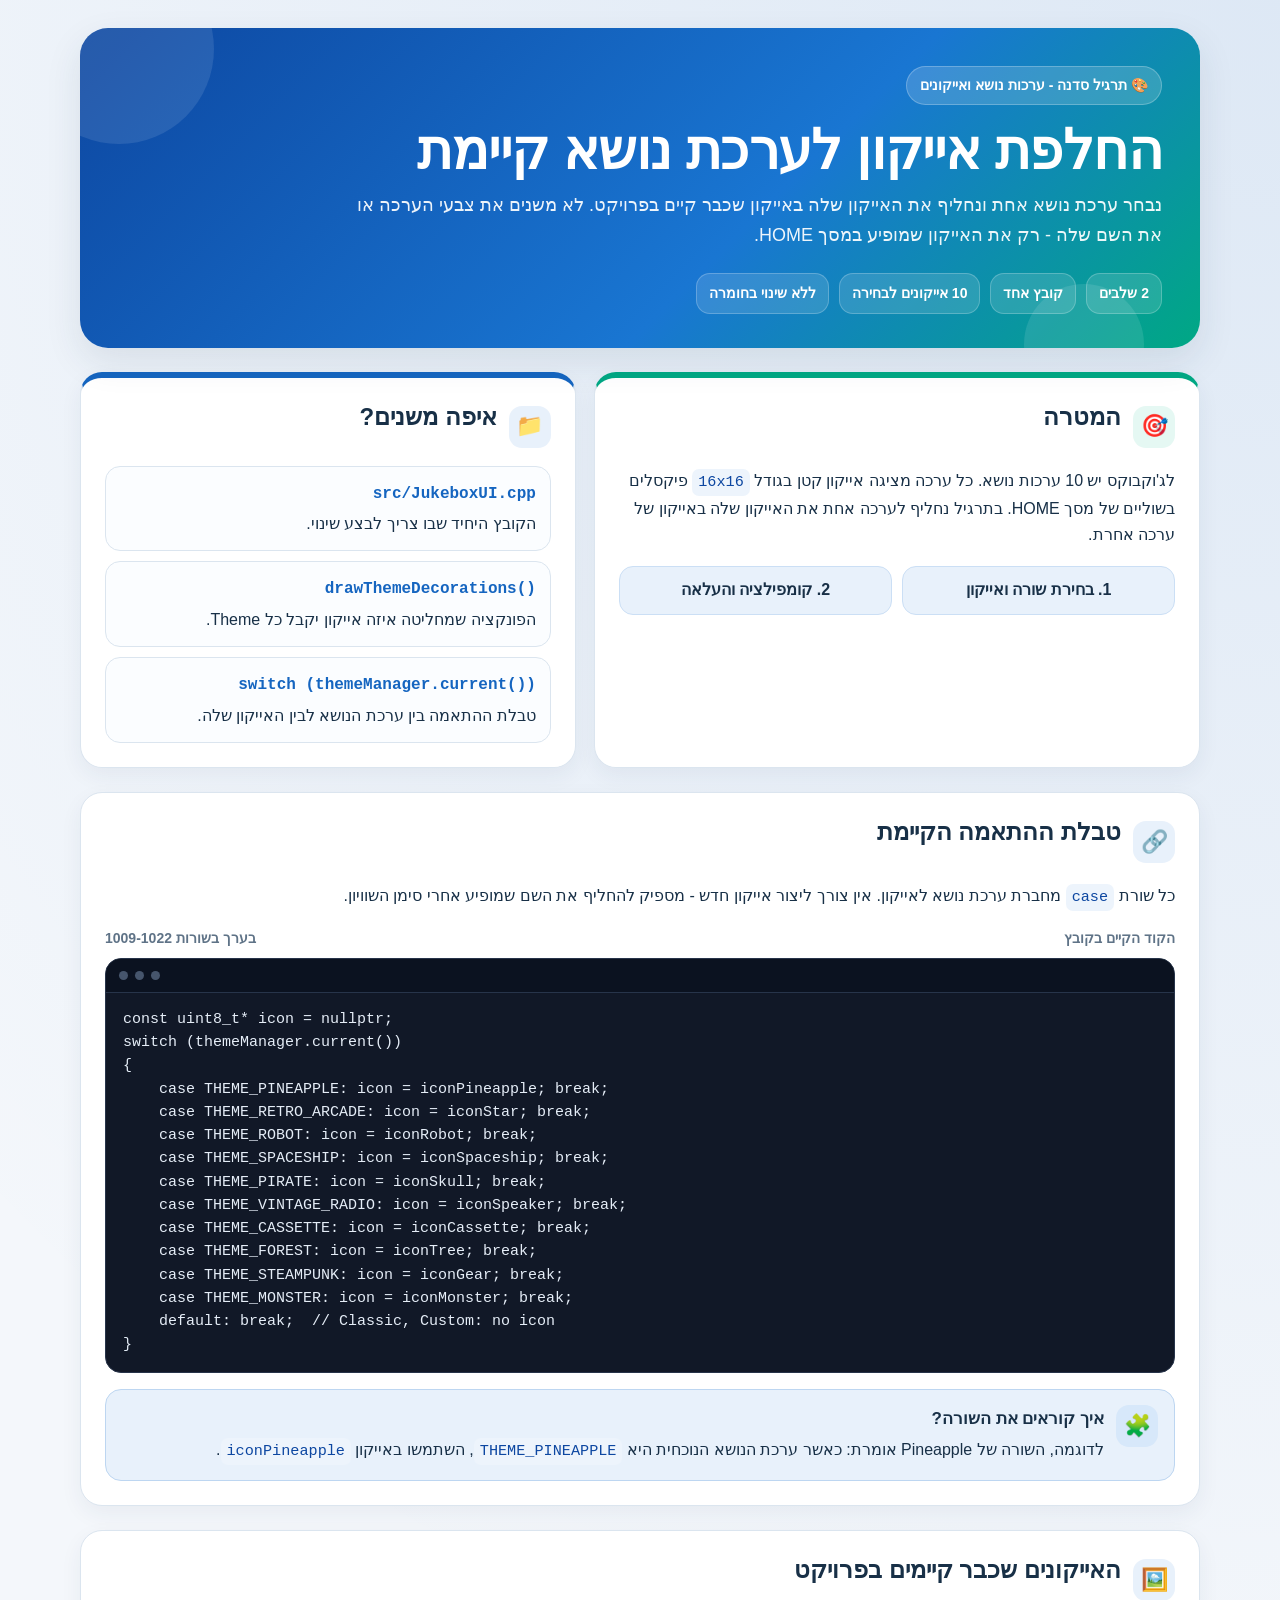
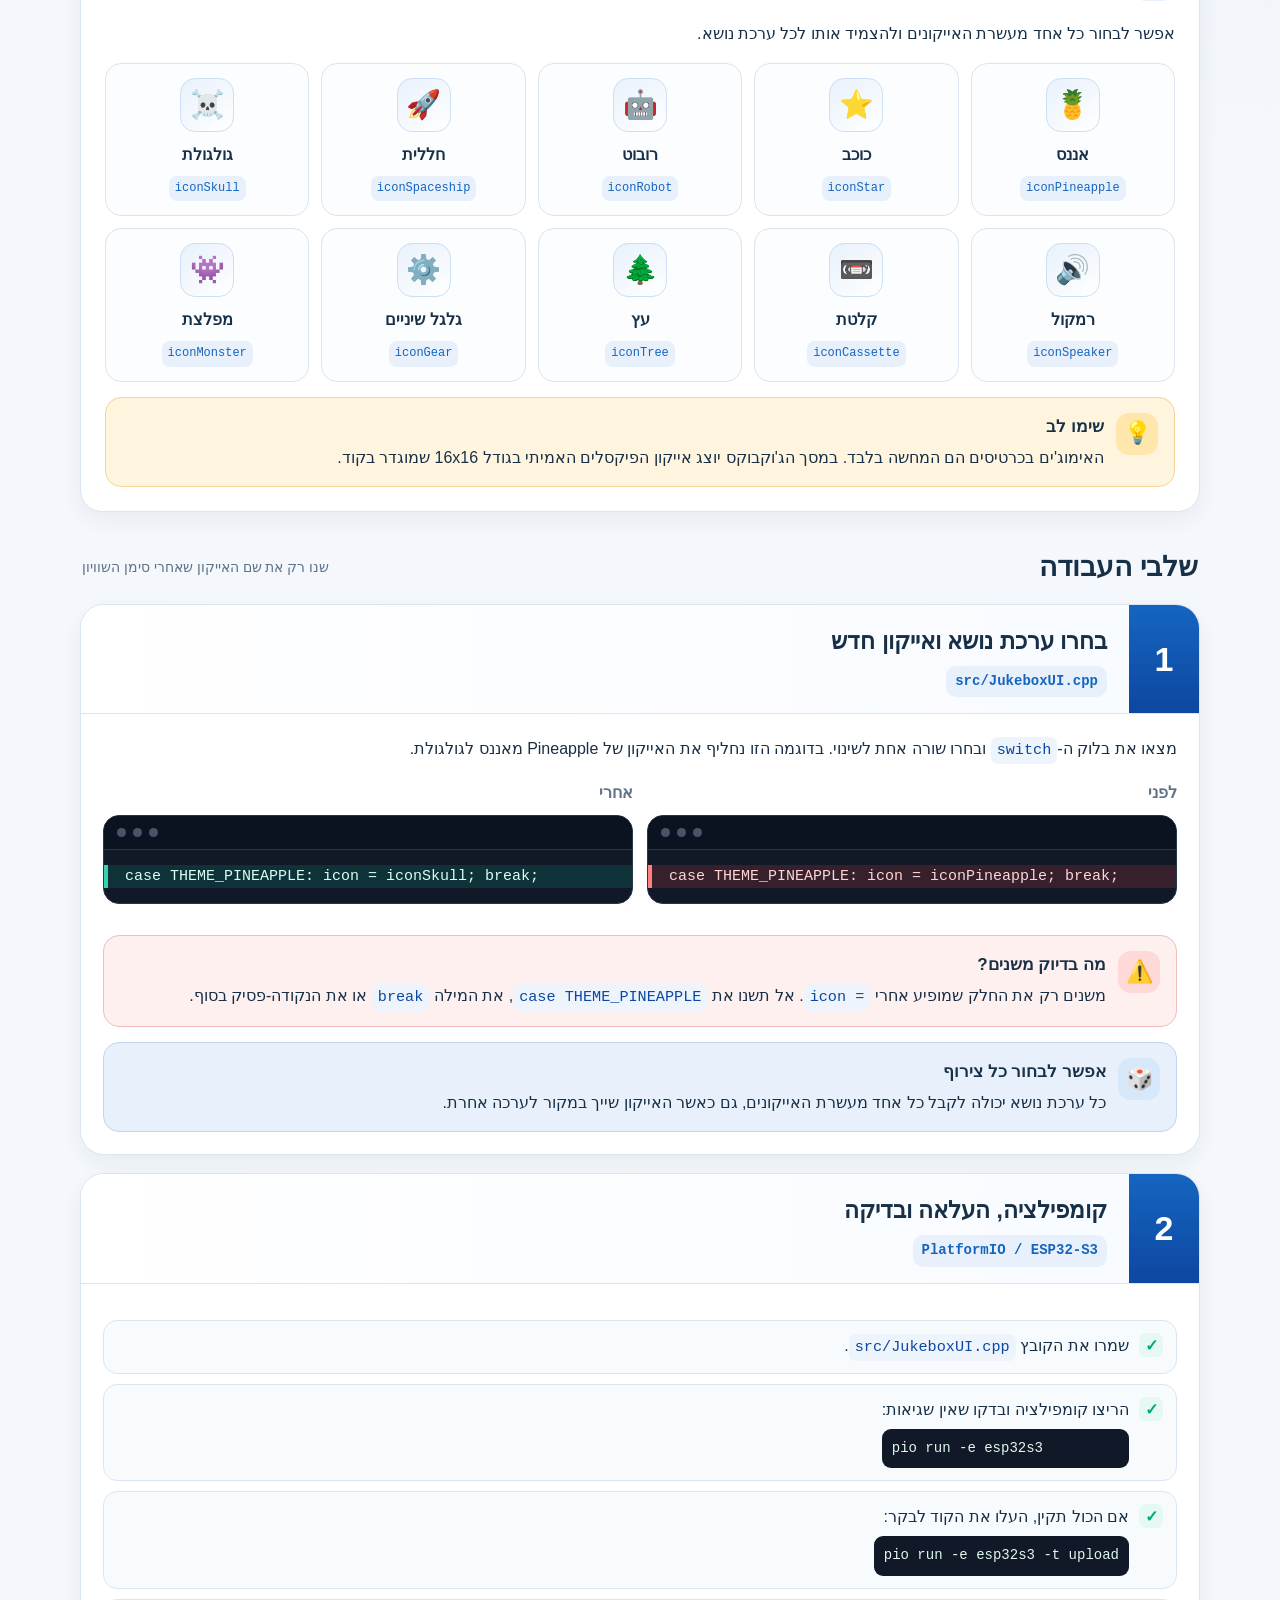
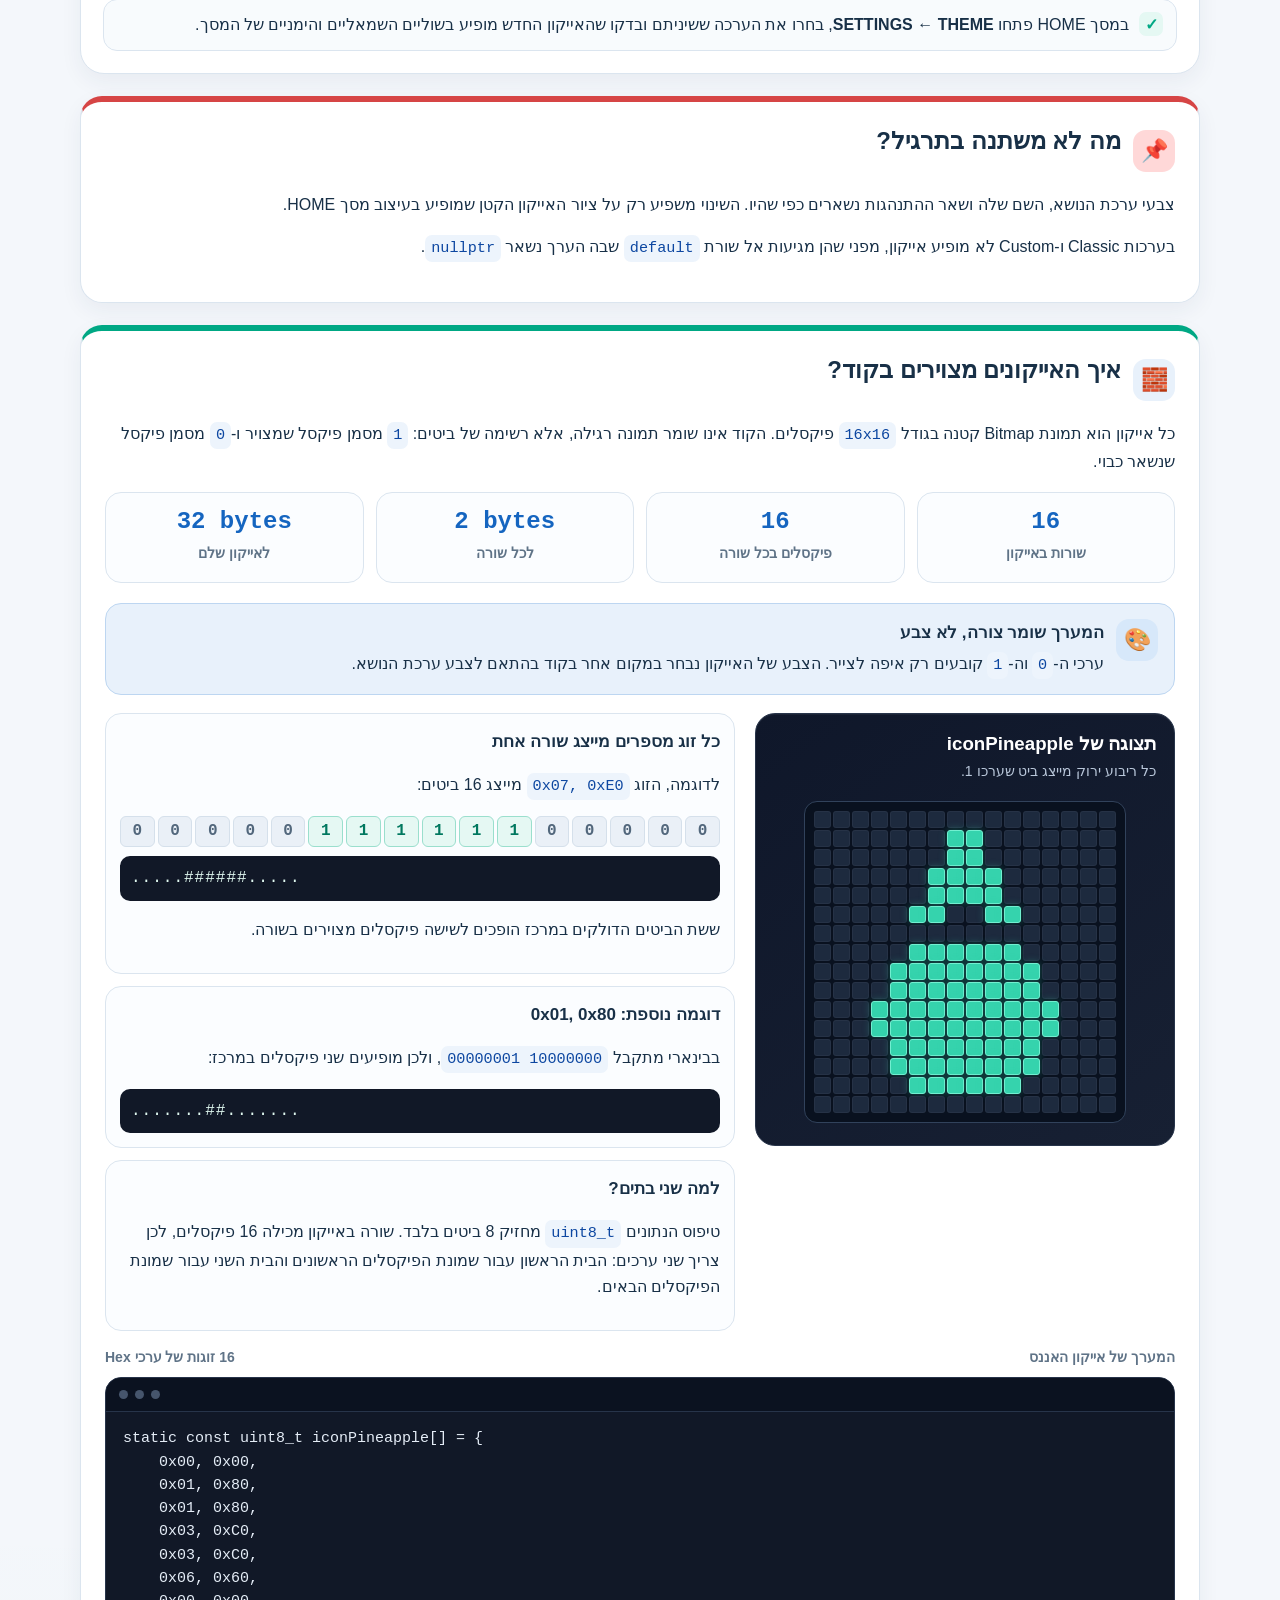
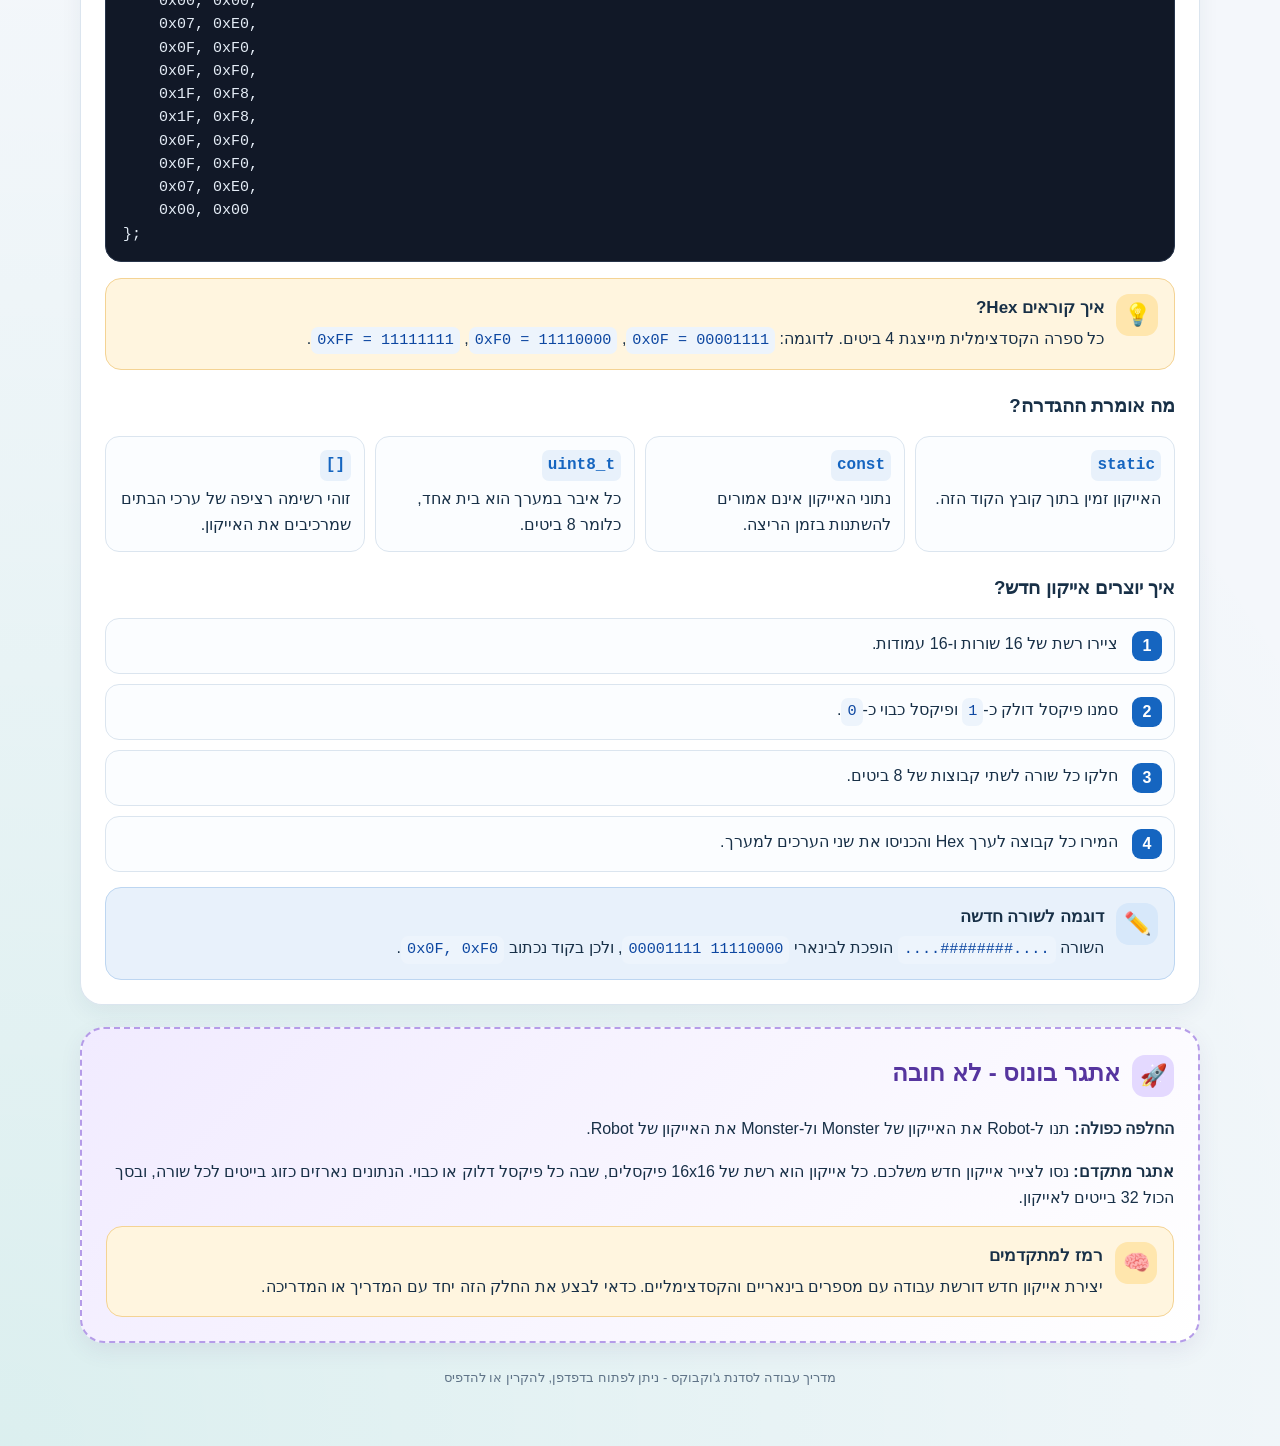
<file: ui-mockups/jukebox_swap_theme_icon_visual_guide_with_bitmap_he.html>
<!DOCTYPE html>
<html lang="he" dir="rtl">
<head>
  <meta charset="UTF-8">
  <meta name="viewport" content="width=device-width, initial-scale=1.0">
  <title>תרגיל סדנה - החלפת אייקון לערכת נושא</title>
  <style>
    :root {
      --bg: #f4f7fb;
      --paper: #ffffff;
      --ink: #183047;
      --muted: #5f7387;
      --primary: #1565c0;
      --primary-soft: #e8f1fb;
      --accent: #00a884;
      --accent-soft: #e5f8f3;
      --warning: #f39c12;
      --warning-soft: #fff5df;
      --danger: #d64545;
      --danger-soft: #fff0f0;
      --bonus: #7b52c7;
      --bonus-soft: #f1ebff;
      --code-bg: #111827;
      --code-ink: #e5edf7;
      --line: #dbe5ef;
      --shadow: 0 14px 36px rgba(31, 56, 82, 0.10);
      --radius: 22px;
    }

    * {
      box-sizing: border-box;
    }

    html {
      scroll-behavior: smooth;
    }

    body {
      margin: 0;
      background:
        radial-gradient(circle at top right, rgba(21, 101, 192, 0.10), transparent 28%),
        radial-gradient(circle at bottom left, rgba(0, 168, 132, 0.10), transparent 24%),
        var(--bg);
      color: var(--ink);
      font-family: Arial, "Noto Sans Hebrew", sans-serif;
      line-height: 1.65;
    }

    .page {
      width: min(1120px, calc(100% - 28px));
      margin: 28px auto 48px;
    }

    .hero {
      position: relative;
      overflow: hidden;
      background: linear-gradient(135deg, #0d47a1, #1976d2 60%, #00a884);
      color: #fff;
      border-radius: 28px;
      padding: 38px 38px 34px;
      box-shadow: var(--shadow);
    }

    .hero::before,
    .hero::after {
      content: "";
      position: absolute;
      border-radius: 50%;
      background: rgba(255,255,255,0.10);
    }

    .hero::before {
      width: 190px;
      height: 190px;
      left: -56px;
      top: -74px;
    }

    .hero::after {
      width: 120px;
      height: 120px;
      right: 56px;
      bottom: -56px;
    }

    .eyebrow {
      display: inline-flex;
      align-items: center;
      gap: 8px;
      background: rgba(255,255,255,0.16);
      border: 1px solid rgba(255,255,255,0.24);
      border-radius: 999px;
      padding: 7px 13px;
      font-size: 14px;
      font-weight: 700;
      margin-bottom: 14px;
    }

    h1 {
      margin: 0 0 10px;
      font-size: clamp(30px, 5vw, 54px);
      line-height: 1.15;
      letter-spacing: -0.6px;
    }

    .hero p {
      margin: 0;
      max-width: 820px;
      font-size: 18px;
      color: rgba(255,255,255,0.92);
    }

    .hero-tags {
      display: flex;
      flex-wrap: wrap;
      gap: 10px;
      margin-top: 22px;
    }

    .hero-tag {
      background: rgba(255,255,255,0.13);
      border: 1px solid rgba(255,255,255,0.22);
      border-radius: 14px;
      padding: 8px 12px;
      font-size: 14px;
      font-weight: 700;
    }

    .section {
      margin-top: 24px;
    }

    .intro-grid {
      display: grid;
      grid-template-columns: 1.1fr 0.9fr;
      gap: 18px;
    }

    .panel {
      background: var(--paper);
      border: 1px solid var(--line);
      border-radius: var(--radius);
      padding: 24px;
      box-shadow: 0 8px 22px rgba(31, 56, 82, 0.06);
    }

    .panel h2,
    .panel h3 {
      margin-top: 0;
      line-height: 1.25;
    }

    .goal {
      border-top: 6px solid var(--accent);
    }

    .files {
      border-top: 6px solid var(--primary);
    }

    .icon-title {
      display: flex;
      align-items: center;
      gap: 12px;
      margin-bottom: 12px;
    }

    .icon {
      width: 42px;
      height: 42px;
      flex: 0 0 42px;
      display: grid;
      place-items: center;
      border-radius: 13px;
      font-size: 22px;
      background: var(--primary-soft);
    }

    .goal .icon {
      background: var(--accent-soft);
    }

    .file-list {
      display: grid;
      gap: 10px;
      margin-top: 14px;
    }

    .file-item {
      border: 1px solid var(--line);
      border-radius: 15px;
      padding: 13px 14px;
      background: #fbfdff;
    }

    .file-name {
      direction: ltr;
      unicode-bidi: embed;
      display: inline-block;
      font-family: Consolas, "Courier New", monospace;
      font-weight: 700;
      color: var(--primary);
      margin-bottom: 4px;
    }

    .roadmap {
      display: flex;
      align-items: stretch;
      gap: 10px;
      margin-top: 18px;
      flex-wrap: wrap;
    }

    .roadmap span {
      flex: 1 1 180px;
      text-align: center;
      background: var(--primary-soft);
      border: 1px solid #cbdff5;
      border-radius: 14px;
      padding: 10px;
      font-weight: 700;
    }

    .steps-title {
      display: flex;
      align-items: center;
      justify-content: space-between;
      gap: 12px;
      margin: 32px 2px 14px;
    }

    .steps-title h2 {
      margin: 0;
      font-size: 28px;
    }

    .steps-title .small {
      color: var(--muted);
      font-size: 14px;
    }

    .step {
      background: var(--paper);
      border: 1px solid var(--line);
      border-radius: 24px;
      padding: 0;
      overflow: hidden;
      margin-bottom: 18px;
      box-shadow: 0 8px 22px rgba(31, 56, 82, 0.06);
      break-inside: avoid;
    }

    .step-head {
      display: grid;
      grid-template-columns: 70px 1fr;
      align-items: stretch;
      min-height: 88px;
      border-bottom: 1px solid var(--line);
    }

    .step-number {
      display: grid;
      place-items: center;
      background: linear-gradient(180deg, var(--primary), #0d47a1);
      color: #fff;
      font-size: 34px;
      font-weight: 900;
    }

    .step-head-copy {
      padding: 18px 22px 16px;
      background: linear-gradient(90deg, #ffffff, #f8fbff);
    }

    .step-head h3 {
      margin: 0 0 5px;
      font-size: 23px;
    }

    .step-file {
      direction: ltr;
      unicode-bidi: embed;
      display: inline-flex;
      align-items: center;
      gap: 7px;
      font-family: Consolas, "Courier New", monospace;
      color: var(--primary);
      background: var(--primary-soft);
      border-radius: 10px;
      padding: 4px 9px;
      font-weight: 700;
      font-size: 14px;
    }

    .step-body {
      padding: 22px;
    }

    .step-body p:first-child {
      margin-top: 0;
    }

    .code-label {
      display: flex;
      justify-content: space-between;
      align-items: center;
      gap: 10px;
      margin: 15px 0 8px;
      color: var(--muted);
      font-size: 14px;
      font-weight: 700;
    }

    .code-label .action {
      color: var(--accent);
    }

    .code-box {
      direction: ltr;
      text-align: left;
      unicode-bidi: embed;
      background: var(--code-bg);
      color: var(--code-ink);
      border-radius: 16px;
      overflow: hidden;
      border: 1px solid #27344a;
      box-shadow: inset 0 1px 0 rgba(255,255,255,0.04);
      margin: 8px 0 16px;
    }

    .code-topbar {
      height: 34px;
      display: flex;
      align-items: center;
      gap: 7px;
      padding: 0 13px;
      background: #0b1220;
      border-bottom: 1px solid #27344a;
    }

    .dot {
      width: 9px;
      height: 9px;
      border-radius: 50%;
      background: #46556c;
    }

    pre {
      margin: 0;
      padding: 15px 17px;
      overflow-x: auto;
      font-family: Consolas, "Courier New", monospace;
      font-size: 15px;
      line-height: 1.55;
      tab-size: 4;
      white-space: pre;
    }

    .changed-line {
      display: block;
      margin: 0 -17px;
      padding: 0 14px 0 17px;
      background: rgba(0, 168, 132, 0.18);
      border-left: 4px solid #35d3ad;
      color: #d9fff5;
    }

    .removed-line {
      display: block;
      margin: 0 -17px;
      padding: 0 14px 0 17px;
      background: rgba(214, 69, 69, 0.18);
      border-left: 4px solid #ff7f7f;
      color: #ffd6d6;
    }

    code.inline {
      direction: ltr;
      unicode-bidi: embed;
      display: inline-block;
      font-family: Consolas, "Courier New", monospace;
      font-size: 0.95em;
      color: #0d47a1;
      background: #edf4fc;
      border-radius: 7px;
      padding: 1px 6px;
    }

    .callout {
      display: grid;
      grid-template-columns: 42px 1fr;
      gap: 12px;
      border-radius: 16px;
      padding: 15px 16px;
      margin: 15px 0 0;
      border: 1px solid;
      break-inside: avoid;
    }

    .callout-icon {
      width: 42px;
      height: 42px;
      display: grid;
      place-items: center;
      border-radius: 13px;
      font-size: 22px;
    }

    .callout h4 {
      margin: 0 0 4px;
      font-size: 17px;
    }

    .callout p {
      margin: 0;
    }

    .tip {
      background: var(--warning-soft);
      border-color: #f4d394;
    }

    .tip .callout-icon {
      background: #ffe6ad;
    }

    .note {
      background: var(--primary-soft);
      border-color: #bdd6f1;
    }

    .note .callout-icon {
      background: #d7e8fa;
    }

    .warning {
      background: var(--danger-soft);
      border-color: #f2bcbc;
    }

    .warning .callout-icon {
      background: #ffd8d8;
    }

    .checklist {
      display: grid;
      gap: 10px;
      margin-top: 14px;
    }

    .check {
      display: flex;
      align-items: flex-start;
      gap: 10px;
      background: #f8fbfd;
      border: 1px solid var(--line);
      border-radius: 14px;
      padding: 12px 13px;
    }

    .check-mark {
      width: 24px;
      height: 24px;
      flex: 0 0 24px;
      display: grid;
      place-items: center;
      border-radius: 7px;
      background: var(--accent-soft);
      color: var(--accent);
      font-weight: 900;
    }

    .command {
      direction: ltr;
      unicode-bidi: embed;
      display: block;
      margin-top: 6px;
      padding: 8px 10px;
      background: var(--code-bg);
      color: #dff7ef;
      border-radius: 9px;
      font-family: Consolas, "Courier New", monospace;
      font-size: 14px;
      overflow-wrap: anywhere;
    }

    .important {
      border-top: 6px solid var(--danger);
      margin-top: 22px;
    }

    .bonus {
      margin-top: 22px;
      background: linear-gradient(135deg, var(--bonus-soft), #ffffff);
      border: 2px dashed #b59ce8;
      border-radius: 24px;
      padding: 24px;
      box-shadow: 0 8px 22px rgba(73, 48, 120, 0.08);
      break-inside: avoid;
    }

    .bonus .icon {
      background: #e4d9ff;
    }

    .bonus h2 {
      margin: 0 0 8px;
      color: #56359f;
    }

    .bonus p {
      margin-bottom: 0;
    }

    .footer {
      text-align: center;
      color: var(--muted);
      padding: 24px 10px 10px;
      font-size: 13px;
    }

    @media (max-width: 800px) {
      .intro-grid {
        grid-template-columns: 1fr;
      }

      .hero {
        padding: 28px 24px;
      }

      .step-head {
        grid-template-columns: 56px 1fr;
      }

      .step-number {
        font-size: 28px;
      }

      .step-head-copy {
        padding: 15px 16px;
      }

      .step-body {
        padding: 17px;
      }

      pre {
        font-size: 13px;
      }
    }

    @media print {
      @page {
        size: A4;
        margin: 12mm;
      }

      body {
        background: #fff;
        -webkit-print-color-adjust: exact;
        print-color-adjust: exact;
      }

      .page {
        width: 100%;
        margin: 0;
      }

      .hero,
      .panel,
      .step,
      .bonus {
        box-shadow: none;
      }

      .hero {
        border-radius: 18px;
      }

      .step,
      .callout,
      .bonus,
      .panel {
        break-inside: avoid;
      }
    }
  

    .icon-grid {
      display: grid;
      grid-template-columns: repeat(5, minmax(0, 1fr));
      gap: 12px;
      margin-top: 16px;
    }

    .theme-icon-card {
      background: #fbfdff;
      border: 1px solid var(--line);
      border-radius: 16px;
      padding: 14px 12px;
      text-align: center;
      min-width: 0;
    }

    .theme-icon-preview {
      width: 54px;
      height: 54px;
      margin: 0 auto 10px;
      display: grid;
      place-items: center;
      border-radius: 15px;
      background: linear-gradient(145deg, #e8f1fb, #ffffff);
      border: 1px solid #cbdff5;
      font-size: 28px;
    }

    .theme-icon-name {
      font-weight: 800;
      margin-bottom: 4px;
    }

    .theme-icon-code {
      direction: ltr;
      unicode-bidi: embed;
      display: inline-block;
      max-width: 100%;
      font-family: Consolas, "Courier New", monospace;
      font-size: 12px;
      color: var(--primary);
      background: var(--primary-soft);
      border-radius: 8px;
      padding: 3px 6px;
      overflow-wrap: anywhere;
    }

    .mapping-table {
      width: 100%;
      border-collapse: separate;
      border-spacing: 0;
      margin-top: 14px;
      overflow: hidden;
      border: 1px solid var(--line);
      border-radius: 16px;
    }

    .mapping-table th,
    .mapping-table td {
      padding: 11px 12px;
      border-bottom: 1px solid var(--line);
      text-align: right;
      vertical-align: middle;
    }

    .mapping-table th {
      background: var(--primary-soft);
      color: #0d47a1;
      font-weight: 800;
    }

    .mapping-table tr:last-child td {
      border-bottom: 0;
    }

    .mapping-table code {
      direction: ltr;
      unicode-bidi: embed;
      display: inline-block;
      font-family: Consolas, "Courier New", monospace;
      color: #0d47a1;
      background: #edf4fc;
      border-radius: 7px;
      padding: 2px 6px;
    }

    .before-after {
      display: grid;
      grid-template-columns: 1fr 1fr;
      gap: 14px;
      margin-top: 14px;
    }

    .mini-label {
      font-weight: 800;
      margin-bottom: 7px;
      color: var(--muted);
    }

    @media (max-width: 900px) {
      .icon-grid {
        grid-template-columns: repeat(2, minmax(0, 1fr));
      }
    }

    @media (max-width: 700px) {
      .before-after {
        grid-template-columns: 1fr;
      }
    }

    @media print {
      .icon-grid {
        grid-template-columns: repeat(5, minmax(0, 1fr));
      }
    }

    .bitmap-section {
      border-top: 6px solid var(--accent);
      margin-top: 22px;
    }

    .metric-grid {
      display: grid;
      grid-template-columns: repeat(4, minmax(0, 1fr));
      gap: 12px;
      margin: 16px 0 20px;
    }

    .metric-card {
      background: #fbfdff;
      border: 1px solid var(--line);
      border-radius: 16px;
      padding: 15px 12px;
      text-align: center;
    }

    .metric-value {
      direction: ltr;
      unicode-bidi: embed;
      display: block;
      font-family: Consolas, "Courier New", monospace;
      font-size: 24px;
      font-weight: 900;
      color: var(--primary);
      line-height: 1.2;
      margin-bottom: 4px;
    }

    .metric-label {
      color: var(--muted);
      font-size: 14px;
      font-weight: 700;
    }

    .bitmap-layout {
      display: grid;
      grid-template-columns: minmax(280px, 0.8fr) minmax(0, 1.2fr);
      gap: 20px;
      align-items: start;
      margin-top: 18px;
    }

    .pixel-preview-card {
      background: linear-gradient(145deg, #0f172a, #172033);
      color: #fff;
      border-radius: 20px;
      padding: 18px;
      border: 1px solid #27344a;
      box-shadow: inset 0 1px 0 rgba(255,255,255,0.05);
    }

    .pixel-preview-card h3 {
      margin: 0 0 5px;
      color: #fff;
    }

    .pixel-preview-card p {
      margin: 0 0 14px;
      color: #b9c7da;
      font-size: 14px;
    }

    .pixel-grid-wrap {
      direction: ltr;
      display: flex;
      justify-content: center;
      overflow-x: auto;
      padding: 4px;
    }

    .pixel-grid {
      display: grid;
      grid-template-columns: repeat(16, 17px);
      grid-template-rows: repeat(16, 17px);
      gap: 2px;
      padding: 9px;
      background: #09111f;
      border: 1px solid #31425b;
      border-radius: 13px;
      width: max-content;
    }

    .pixel {
      width: 17px;
      height: 17px;
      border-radius: 3px;
      background: #1d2a3e;
      border: 1px solid rgba(255,255,255,0.04);
    }

    .pixel.on {
      background: #35d3ad;
      border-color: #72efd0;
      box-shadow: 0 0 8px rgba(53, 211, 173, 0.35);
    }

    .byte-demo {
      display: grid;
      gap: 12px;
    }

    .byte-card {
      border: 1px solid var(--line);
      border-radius: 16px;
      padding: 14px;
      background: #fbfdff;
    }

    .byte-card h4 {
      margin: 0 0 8px;
      font-size: 17px;
    }

    .binary-strip {
      direction: ltr;
      unicode-bidi: embed;
      display: grid;
      grid-template-columns: repeat(16, minmax(22px, 1fr));
      gap: 3px;
      margin-top: 9px;
    }

    .bit {
      display: grid;
      place-items: center;
      min-height: 31px;
      border-radius: 6px;
      background: #eaf0f7;
      color: #52677c;
      font-family: Consolas, "Courier New", monospace;
      font-weight: 800;
      border: 1px solid #d5e0eb;
    }

    .bit.on {
      background: var(--accent-soft);
      color: #00785f;
      border-color: #9adfcd;
    }

    .pixel-text {
      direction: ltr;
      unicode-bidi: embed;
      display: block;
      font-family: Consolas, "Courier New", monospace;
      background: #111827;
      color: #dff7ef;
      padding: 9px 11px;
      border-radius: 10px;
      margin-top: 9px;
      letter-spacing: 1px;
      overflow-x: auto;
      white-space: pre;
    }

    .definition-grid {
      display: grid;
      grid-template-columns: repeat(4, minmax(0, 1fr));
      gap: 10px;
      margin-top: 14px;
    }

    .definition-card {
      border: 1px solid var(--line);
      border-radius: 14px;
      padding: 13px;
      background: #fbfdff;
    }

    .definition-card code {
      direction: ltr;
      unicode-bidi: embed;
      display: inline-block;
      font-family: Consolas, "Courier New", monospace;
      font-weight: 800;
      color: var(--primary);
      background: var(--primary-soft);
      border-radius: 7px;
      padding: 2px 6px;
      margin-bottom: 5px;
    }

    .icon-build-steps {
      counter-reset: iconbuild;
      display: grid;
      gap: 10px;
      margin-top: 14px;
    }

    .icon-build-step {
      counter-increment: iconbuild;
      display: grid;
      grid-template-columns: 34px 1fr;
      gap: 10px;
      align-items: start;
      border: 1px solid var(--line);
      border-radius: 14px;
      padding: 12px;
      background: #fbfdff;
    }

    .icon-build-step::before {
      content: counter(iconbuild);
      width: 30px;
      height: 30px;
      display: grid;
      place-items: center;
      border-radius: 9px;
      background: var(--primary);
      color: #fff;
      font-weight: 900;
    }

    @media (max-width: 900px) {
      .metric-grid,
      .definition-grid {
        grid-template-columns: repeat(2, minmax(0, 1fr));
      }

      .bitmap-layout {
        grid-template-columns: 1fr;
      }
    }

    @media (max-width: 560px) {
      .metric-grid,
      .definition-grid {
        grid-template-columns: 1fr;
      }

      .pixel-grid {
        grid-template-columns: repeat(16, 13px);
        grid-template-rows: repeat(16, 13px);
      }

      .pixel {
        width: 13px;
        height: 13px;
      }

      .binary-strip {
        grid-template-columns: repeat(8, minmax(22px, 1fr));
      }
    }

</style>
</head>
<body>
  <main class="page">
    <header class="hero">
      <div class="eyebrow">🎨 תרגיל סדנה - ערכות נושא ואייקונים</div>
      <h1>החלפת אייקון לערכת נושא קיימת</h1>
      <p>
        נבחר ערכת נושא אחת ונחליף את האייקון שלה באייקון שכבר קיים בפרויקט.
        לא משנים את צבעי הערכה או את השם שלה - רק את האייקון שמופיע במסך HOME.
      </p>
      <div class="hero-tags">
        <span class="hero-tag">2 שלבים</span>
        <span class="hero-tag">קובץ אחד</span>
        <span class="hero-tag">10 אייקונים לבחירה</span>
        <span class="hero-tag">ללא שינוי בחומרה</span>
      </div>
    </header>

    <section class="section intro-grid">
      <article class="panel goal">
        <div class="icon-title">
          <div class="icon">🎯</div>
          <div><h2>המטרה</h2></div>
        </div>
        <p>
          לג'וקבוקס יש 10 ערכות נושא. כל ערכה מציגה אייקון קטן בגודל
          <code class="inline">16x16</code> פיקסלים בשוליים של מסך HOME.
          בתרגיל נחליף לערכה אחת את האייקון שלה באייקון של ערכה אחרת.
        </p>
        <div class="roadmap">
          <span>1. בחירת שורה ואייקון</span>
          <span>2. קומפילציה והעלאה</span>
        </div>
      </article>

      <article class="panel files">
        <div class="icon-title">
          <div class="icon">📁</div>
          <div><h2>איפה משנים?</h2></div>
        </div>
        <div class="file-list">
          <div class="file-item">
            <div class="file-name">src/JukeboxUI.cpp</div>
            <div>הקובץ היחיד שבו צריך לבצע שינוי.</div>
          </div>
          <div class="file-item">
            <div class="file-name">drawThemeDecorations()</div>
            <div>הפונקציה שמחליטה איזה אייקון יקבל כל Theme.</div>
          </div>
          <div class="file-item">
            <div class="file-name">switch (themeManager.current())</div>
            <div>טבלת ההתאמה בין ערכת הנושא לבין האייקון שלה.</div>
          </div>
        </div>
      </article>
    </section>

    <section class="panel section">
      <div class="icon-title">
        <div class="icon">🔗</div>
        <div><h2>טבלת ההתאמה הקיימת</h2></div>
      </div>
      <p>
        כל שורת <code class="inline">case</code> מחברת ערכת נושא לאייקון.
        אין צורך ליצור אייקון חדש - מספיק להחליף את השם שמופיע אחרי סימן השוויון.
      </p>

      <div class="code-label">
        <span>הקוד הקיים בקובץ</span>
        <span>בערך בשורות 1009-1022</span>
      </div>
      <div class="code-box">
        <div class="code-topbar"><span class="dot"></span><span class="dot"></span><span class="dot"></span></div>
        <pre>const uint8_t* icon = nullptr;
switch (themeManager.current())
{
    case THEME_PINEAPPLE: icon = iconPineapple; break;
    case THEME_RETRO_ARCADE: icon = iconStar; break;
    case THEME_ROBOT: icon = iconRobot; break;
    case THEME_SPACESHIP: icon = iconSpaceship; break;
    case THEME_PIRATE: icon = iconSkull; break;
    case THEME_VINTAGE_RADIO: icon = iconSpeaker; break;
    case THEME_CASSETTE: icon = iconCassette; break;
    case THEME_FOREST: icon = iconTree; break;
    case THEME_STEAMPUNK: icon = iconGear; break;
    case THEME_MONSTER: icon = iconMonster; break;
    default: break;  // Classic, Custom: no icon
}</pre>
      </div>

      <div class="callout note">
        <div class="callout-icon">🧩</div>
        <div>
          <h4>איך קוראים את השורה?</h4>
          <p>
            לדוגמה, השורה של Pineapple אומרת: כאשר ערכת הנושא הנוכחית היא
            <code class="inline">THEME_PINEAPPLE</code>, השתמשו באייקון
            <code class="inline">iconPineapple</code>.
          </p>
        </div>
      </div>
    </section>

    <section class="panel section">
      <div class="icon-title">
        <div class="icon">🖼️</div>
        <div><h2>האייקונים שכבר קיימים בפרויקט</h2></div>
      </div>
      <p>אפשר לבחור כל אחד מעשרת האייקונים ולהצמיד אותו לכל ערכת נושא.</p>
      <div class="icon-grid">
        <div class="theme-icon-card"><div class="theme-icon-preview">🍍</div><div class="theme-icon-name">אננס</div><div class="theme-icon-code">iconPineapple</div></div>
        <div class="theme-icon-card"><div class="theme-icon-preview">⭐</div><div class="theme-icon-name">כוכב</div><div class="theme-icon-code">iconStar</div></div>
        <div class="theme-icon-card"><div class="theme-icon-preview">🤖</div><div class="theme-icon-name">רובוט</div><div class="theme-icon-code">iconRobot</div></div>
        <div class="theme-icon-card"><div class="theme-icon-preview">🚀</div><div class="theme-icon-name">חללית</div><div class="theme-icon-code">iconSpaceship</div></div>
        <div class="theme-icon-card"><div class="theme-icon-preview">☠️</div><div class="theme-icon-name">גולגולת</div><div class="theme-icon-code">iconSkull</div></div>
        <div class="theme-icon-card"><div class="theme-icon-preview">🔊</div><div class="theme-icon-name">רמקול</div><div class="theme-icon-code">iconSpeaker</div></div>
        <div class="theme-icon-card"><div class="theme-icon-preview">📼</div><div class="theme-icon-name">קלטת</div><div class="theme-icon-code">iconCassette</div></div>
        <div class="theme-icon-card"><div class="theme-icon-preview">🌲</div><div class="theme-icon-name">עץ</div><div class="theme-icon-code">iconTree</div></div>
        <div class="theme-icon-card"><div class="theme-icon-preview">⚙️</div><div class="theme-icon-name">גלגל שיניים</div><div class="theme-icon-code">iconGear</div></div>
        <div class="theme-icon-card"><div class="theme-icon-preview">👾</div><div class="theme-icon-name">מפלצת</div><div class="theme-icon-code">iconMonster</div></div>
      </div>

      <div class="callout tip">
        <div class="callout-icon">💡</div>
        <div>
          <h4>שימו לב</h4>
          <p>
            האימוג'ים בכרטיסים הם המחשה בלבד. במסך הג'וקבוקס יוצג אייקון הפיקסלים
            האמיתי בגודל 16x16 שמוגדר בקוד.
          </p>
        </div>
      </div>
    </section>

    <div class="steps-title">
      <h2>שלבי העבודה</h2>
      <div class="small">שנו רק את שם האייקון שאחרי סימן השוויון</div>
    </div>

    <section class="step">
      <div class="step-head">
        <div class="step-number">1</div>
        <div class="step-head-copy">
          <h3>בחרו ערכת נושא ואייקון חדש</h3>
          <div class="step-file">src/JukeboxUI.cpp</div>
        </div>
      </div>
      <div class="step-body">
        <p>
          מצאו את בלוק ה-<code class="inline">switch</code> ובחרו שורה אחת לשינוי.
          בדוגמה הזו נחליף את האייקון של Pineapple מאננס לגולגולת.
        </p>

        <div class="before-after">
          <div>
            <div class="mini-label">לפני</div>
            <div class="code-box">
              <div class="code-topbar"><span class="dot"></span><span class="dot"></span><span class="dot"></span></div>
              <pre><span class="removed-line">case THEME_PINEAPPLE: icon = iconPineapple; break;</span></pre>
            </div>
          </div>
          <div>
            <div class="mini-label">אחרי</div>
            <div class="code-box">
              <div class="code-topbar"><span class="dot"></span><span class="dot"></span><span class="dot"></span></div>
              <pre><span class="changed-line">case THEME_PINEAPPLE: icon = iconSkull; break;</span></pre>
            </div>
          </div>
        </div>

        <div class="callout warning">
          <div class="callout-icon">⚠️</div>
          <div>
            <h4>מה בדיוק משנים?</h4>
            <p>
              משנים רק את החלק שמופיע אחרי <code class="inline">icon =</code>.
              אל תשנו את <code class="inline">case THEME_PINEAPPLE</code>, את המילה
              <code class="inline">break</code> או את הנקודה-פסיק בסוף.
            </p>
          </div>
        </div>

        <div class="callout note">
          <div class="callout-icon">🎲</div>
          <div>
            <h4>אפשר לבחור כל צירוף</h4>
            <p>
              כל ערכת נושא יכולה לקבל כל אחד מעשרת האייקונים, גם כאשר האייקון שייך
              במקור לערכה אחרת.
            </p>
          </div>
        </div>
      </div>
    </section>

    <section class="step">
      <div class="step-head">
        <div class="step-number">2</div>
        <div class="step-head-copy">
          <h3>קומפילציה, העלאה ובדיקה</h3>
          <div class="step-file">PlatformIO / ESP32-S3</div>
        </div>
      </div>
      <div class="step-body">
        <div class="checklist">
          <div class="check">
            <div class="check-mark">✓</div>
            <div>שמרו את הקובץ <code class="inline">src/JukeboxUI.cpp</code>.</div>
          </div>
          <div class="check">
            <div class="check-mark">✓</div>
            <div>
              הריצו קומפילציה ובדקו שאין שגיאות:
              <span class="command">pio run -e esp32s3</span>
            </div>
          </div>
          <div class="check">
            <div class="check-mark">✓</div>
            <div>
              אם הכול תקין, העלו את הקוד לבקר:
              <span class="command">pio run -e esp32s3 -t upload</span>
            </div>
          </div>
          <div class="check">
            <div class="check-mark">✓</div>
            <div>
              במסך HOME פתחו <strong>SETTINGS ← THEME</strong>, בחרו את הערכה ששיניתם
              ובדקו שהאייקון החדש מופיע בשוליים השמאליים והימניים של המסך.
            </div>
          </div>
        </div>
      </div>
    </section>

    <section class="panel important">
      <div class="icon-title">
        <div class="icon" style="background:#ffd8d8;">📌</div>
        <div><h2>מה לא משתנה בתרגיל?</h2></div>
      </div>
      <p>
        צבעי ערכת הנושא, השם שלה ושאר ההתנהגות נשארים כפי שהיו. השינוי משפיע רק
        על ציור האייקון הקטן שמופיע בעיצוב מסך HOME.
      </p>
      <p>
        בערכות Classic ו-Custom לא מופיע אייקון, מפני שהן מגיעות אל שורת
        <code class="inline">default</code> שבה הערך נשאר <code class="inline">nullptr</code>.
      </p>
    </section>

    <section class="panel bitmap-section">
      <div class="icon-title">
        <div class="icon">🧱</div>
        <div><h2>איך האייקונים מצוירים בקוד?</h2></div>
      </div>
      <p>
        כל אייקון הוא תמונת Bitmap קטנה בגודל <code class="inline">16x16</code> פיקסלים.
        הקוד אינו שומר תמונה רגילה, אלא רשימה של ביטים: <code class="inline">1</code>
        מסמן פיקסל שמצויר ו-<code class="inline">0</code> מסמן פיקסל שנשאר כבוי.
      </p>

      <div class="metric-grid">
        <div class="metric-card"><span class="metric-value">16</span><span class="metric-label">שורות באייקון</span></div>
        <div class="metric-card"><span class="metric-value">16</span><span class="metric-label">פיקסלים בכל שורה</span></div>
        <div class="metric-card"><span class="metric-value">2 bytes</span><span class="metric-label">לכל שורה</span></div>
        <div class="metric-card"><span class="metric-value">32 bytes</span><span class="metric-label">לאייקון שלם</span></div>
      </div>

      <div class="callout note">
        <div class="callout-icon">🎨</div>
        <div>
          <h4>המערך שומר צורה, לא צבע</h4>
          <p>
            ערכי ה-<code class="inline">0</code> וה-<code class="inline">1</code> קובעים רק
            איפה לצייר. הצבע של האייקון נבחר במקום אחר בקוד בהתאם לצבע ערכת הנושא.
          </p>
        </div>
      </div>

      <div class="bitmap-layout">
        <div class="pixel-preview-card">
          <h3>תצוגה של iconPineapple</h3>
          <p>כל ריבוע ירוק מייצג ביט שערכו 1.</p>
          <div class="pixel-grid-wrap">
            <div class="pixel-grid" aria-label="תצוגת אייקון אננס 16 על 16">
              <span class="pixel"></span>
              <span class="pixel"></span>
              <span class="pixel"></span>
              <span class="pixel"></span>
              <span class="pixel"></span>
              <span class="pixel"></span>
              <span class="pixel"></span>
              <span class="pixel"></span>
              <span class="pixel"></span>
              <span class="pixel"></span>
              <span class="pixel"></span>
              <span class="pixel"></span>
              <span class="pixel"></span>
              <span class="pixel"></span>
              <span class="pixel"></span>
              <span class="pixel"></span>
              <span class="pixel"></span>
              <span class="pixel"></span>
              <span class="pixel"></span>
              <span class="pixel"></span>
              <span class="pixel"></span>
              <span class="pixel"></span>
              <span class="pixel"></span>
              <span class="pixel on"></span>
              <span class="pixel on"></span>
              <span class="pixel"></span>
              <span class="pixel"></span>
              <span class="pixel"></span>
              <span class="pixel"></span>
              <span class="pixel"></span>
              <span class="pixel"></span>
              <span class="pixel"></span>
              <span class="pixel"></span>
              <span class="pixel"></span>
              <span class="pixel"></span>
              <span class="pixel"></span>
              <span class="pixel"></span>
              <span class="pixel"></span>
              <span class="pixel"></span>
              <span class="pixel on"></span>
              <span class="pixel on"></span>
              <span class="pixel"></span>
              <span class="pixel"></span>
              <span class="pixel"></span>
              <span class="pixel"></span>
              <span class="pixel"></span>
              <span class="pixel"></span>
              <span class="pixel"></span>
              <span class="pixel"></span>
              <span class="pixel"></span>
              <span class="pixel"></span>
              <span class="pixel"></span>
              <span class="pixel"></span>
              <span class="pixel"></span>
              <span class="pixel on"></span>
              <span class="pixel on"></span>
              <span class="pixel on"></span>
              <span class="pixel on"></span>
              <span class="pixel"></span>
              <span class="pixel"></span>
              <span class="pixel"></span>
              <span class="pixel"></span>
              <span class="pixel"></span>
              <span class="pixel"></span>
              <span class="pixel"></span>
              <span class="pixel"></span>
              <span class="pixel"></span>
              <span class="pixel"></span>
              <span class="pixel"></span>
              <span class="pixel"></span>
              <span class="pixel on"></span>
              <span class="pixel on"></span>
              <span class="pixel on"></span>
              <span class="pixel on"></span>
              <span class="pixel"></span>
              <span class="pixel"></span>
              <span class="pixel"></span>
              <span class="pixel"></span>
              <span class="pixel"></span>
              <span class="pixel"></span>
              <span class="pixel"></span>
              <span class="pixel"></span>
              <span class="pixel"></span>
              <span class="pixel"></span>
              <span class="pixel"></span>
              <span class="pixel on"></span>
              <span class="pixel on"></span>
              <span class="pixel"></span>
              <span class="pixel"></span>
              <span class="pixel on"></span>
              <span class="pixel on"></span>
              <span class="pixel"></span>
              <span class="pixel"></span>
              <span class="pixel"></span>
              <span class="pixel"></span>
              <span class="pixel"></span>
              <span class="pixel"></span>
              <span class="pixel"></span>
              <span class="pixel"></span>
              <span class="pixel"></span>
              <span class="pixel"></span>
              <span class="pixel"></span>
              <span class="pixel"></span>
              <span class="pixel"></span>
              <span class="pixel"></span>
              <span class="pixel"></span>
              <span class="pixel"></span>
              <span class="pixel"></span>
              <span class="pixel"></span>
              <span class="pixel"></span>
              <span class="pixel"></span>
              <span class="pixel"></span>
              <span class="pixel"></span>
              <span class="pixel"></span>
              <span class="pixel"></span>
              <span class="pixel"></span>
              <span class="pixel"></span>
              <span class="pixel on"></span>
              <span class="pixel on"></span>
              <span class="pixel on"></span>
              <span class="pixel on"></span>
              <span class="pixel on"></span>
              <span class="pixel on"></span>
              <span class="pixel"></span>
              <span class="pixel"></span>
              <span class="pixel"></span>
              <span class="pixel"></span>
              <span class="pixel"></span>
              <span class="pixel"></span>
              <span class="pixel"></span>
              <span class="pixel"></span>
              <span class="pixel"></span>
              <span class="pixel on"></span>
              <span class="pixel on"></span>
              <span class="pixel on"></span>
              <span class="pixel on"></span>
              <span class="pixel on"></span>
              <span class="pixel on"></span>
              <span class="pixel on"></span>
              <span class="pixel on"></span>
              <span class="pixel"></span>
              <span class="pixel"></span>
              <span class="pixel"></span>
              <span class="pixel"></span>
              <span class="pixel"></span>
              <span class="pixel"></span>
              <span class="pixel"></span>
              <span class="pixel"></span>
              <span class="pixel on"></span>
              <span class="pixel on"></span>
              <span class="pixel on"></span>
              <span class="pixel on"></span>
              <span class="pixel on"></span>
              <span class="pixel on"></span>
              <span class="pixel on"></span>
              <span class="pixel on"></span>
              <span class="pixel"></span>
              <span class="pixel"></span>
              <span class="pixel"></span>
              <span class="pixel"></span>
              <span class="pixel"></span>
              <span class="pixel"></span>
              <span class="pixel"></span>
              <span class="pixel on"></span>
              <span class="pixel on"></span>
              <span class="pixel on"></span>
              <span class="pixel on"></span>
              <span class="pixel on"></span>
              <span class="pixel on"></span>
              <span class="pixel on"></span>
              <span class="pixel on"></span>
              <span class="pixel on"></span>
              <span class="pixel on"></span>
              <span class="pixel"></span>
              <span class="pixel"></span>
              <span class="pixel"></span>
              <span class="pixel"></span>
              <span class="pixel"></span>
              <span class="pixel"></span>
              <span class="pixel on"></span>
              <span class="pixel on"></span>
              <span class="pixel on"></span>
              <span class="pixel on"></span>
              <span class="pixel on"></span>
              <span class="pixel on"></span>
              <span class="pixel on"></span>
              <span class="pixel on"></span>
              <span class="pixel on"></span>
              <span class="pixel on"></span>
              <span class="pixel"></span>
              <span class="pixel"></span>
              <span class="pixel"></span>
              <span class="pixel"></span>
              <span class="pixel"></span>
              <span class="pixel"></span>
              <span class="pixel"></span>
              <span class="pixel on"></span>
              <span class="pixel on"></span>
              <span class="pixel on"></span>
              <span class="pixel on"></span>
              <span class="pixel on"></span>
              <span class="pixel on"></span>
              <span class="pixel on"></span>
              <span class="pixel on"></span>
              <span class="pixel"></span>
              <span class="pixel"></span>
              <span class="pixel"></span>
              <span class="pixel"></span>
              <span class="pixel"></span>
              <span class="pixel"></span>
              <span class="pixel"></span>
              <span class="pixel"></span>
              <span class="pixel on"></span>
              <span class="pixel on"></span>
              <span class="pixel on"></span>
              <span class="pixel on"></span>
              <span class="pixel on"></span>
              <span class="pixel on"></span>
              <span class="pixel on"></span>
              <span class="pixel on"></span>
              <span class="pixel"></span>
              <span class="pixel"></span>
              <span class="pixel"></span>
              <span class="pixel"></span>
              <span class="pixel"></span>
              <span class="pixel"></span>
              <span class="pixel"></span>
              <span class="pixel"></span>
              <span class="pixel"></span>
              <span class="pixel on"></span>
              <span class="pixel on"></span>
              <span class="pixel on"></span>
              <span class="pixel on"></span>
              <span class="pixel on"></span>
              <span class="pixel on"></span>
              <span class="pixel"></span>
              <span class="pixel"></span>
              <span class="pixel"></span>
              <span class="pixel"></span>
              <span class="pixel"></span>
              <span class="pixel"></span>
              <span class="pixel"></span>
              <span class="pixel"></span>
              <span class="pixel"></span>
              <span class="pixel"></span>
              <span class="pixel"></span>
              <span class="pixel"></span>
              <span class="pixel"></span>
              <span class="pixel"></span>
              <span class="pixel"></span>
              <span class="pixel"></span>
              <span class="pixel"></span>
              <span class="pixel"></span>
              <span class="pixel"></span>
              <span class="pixel"></span>
              <span class="pixel"></span>
            </div>
          </div>
        </div>

        <div class="byte-demo">
          <div class="byte-card">
            <h4>כל זוג מספרים מייצג שורה אחת</h4>
            <p>
              לדוגמה, הזוג <code class="inline">0x07, 0xE0</code> מייצג 16 ביטים:
            </p>
            <div class="binary-strip">
              <span class="bit">0</span><span class="bit">0</span><span class="bit">0</span><span class="bit">0</span>
              <span class="bit">0</span><span class="bit on">1</span><span class="bit on">1</span><span class="bit on">1</span>
              <span class="bit on">1</span><span class="bit on">1</span><span class="bit on">1</span><span class="bit">0</span>
              <span class="bit">0</span><span class="bit">0</span><span class="bit">0</span><span class="bit">0</span>
            </div>
            <span class="pixel-text">.....######.....</span>
            <p>
              ששת הביטים הדולקים במרכז הופכים לשישה פיקסלים מצוירים בשורה.
            </p>
          </div>

          <div class="byte-card">
            <h4>דוגמה נוספת: 0x01, 0x80</h4>
            <p>
              בבינארי מתקבל <code class="inline">00000001 10000000</code>, ולכן מופיעים
              שני פיקסלים במרכז:
            </p>
            <span class="pixel-text">.......##.......</span>
          </div>

          <div class="byte-card">
            <h4>למה שני בתים?</h4>
            <p>
              טיפוס הנתונים <code class="inline">uint8_t</code> מחזיק 8 ביטים בלבד.
              שורה באייקון מכילה 16 פיקסלים, לכן צריך שני ערכים: הבית הראשון עבור
              שמונת הפיקסלים הראשונים והבית השני עבור שמונת הפיקסלים הבאים.
            </p>
          </div>
        </div>
      </div>

      <div class="code-label">
        <span>המערך של אייקון האננס</span>
        <span>16 זוגות של ערכי Hex</span>
      </div>
      <div class="code-box">
        <div class="code-topbar"><span class="dot"></span><span class="dot"></span><span class="dot"></span></div>
        <pre>static const uint8_t iconPineapple[] = {
    0x00, 0x00,
    0x01, 0x80,
    0x01, 0x80,
    0x03, 0xC0,
    0x03, 0xC0,
    0x06, 0x60,
    0x00, 0x00,
    0x07, 0xE0,
    0x0F, 0xF0,
    0x0F, 0xF0,
    0x1F, 0xF8,
    0x1F, 0xF8,
    0x0F, 0xF0,
    0x0F, 0xF0,
    0x07, 0xE0,
    0x00, 0x00
};</pre>
      </div>

      <div class="callout tip">
        <div class="callout-icon">💡</div>
        <div>
          <h4>איך קוראים Hex?</h4>
          <p>
            כל ספרה הקסדצימלית מייצגת 4 ביטים. לדוגמה:
            <code class="inline">0x0F = 00001111</code>,
            <code class="inline">0xF0 = 11110000</code>,
            <code class="inline">0xFF = 11111111</code>.
          </p>
        </div>
      </div>

      <h3 style="margin-top:24px;">מה אומרת ההגדרה?</h3>
      <div class="definition-grid">
        <div class="definition-card"><code>static</code><div>האייקון זמין בתוך קובץ הקוד הזה.</div></div>
        <div class="definition-card"><code>const</code><div>נתוני האייקון אינם אמורים להשתנות בזמן הריצה.</div></div>
        <div class="definition-card"><code>uint8_t</code><div>כל איבר במערך הוא בית אחד, כלומר 8 ביטים.</div></div>
        <div class="definition-card"><code>[]</code><div>זוהי רשימה רציפה של ערכי הבתים שמרכיבים את האייקון.</div></div>
      </div>

      <h3 style="margin-top:24px;">איך יוצרים אייקון חדש?</h3>
      <div class="icon-build-steps">
        <div class="icon-build-step"><div>ציירו רשת של 16 שורות ו-16 עמודות.</div></div>
        <div class="icon-build-step"><div>סמנו פיקסל דולק כ-<code class="inline">1</code> ופיקסל כבוי כ-<code class="inline">0</code>.</div></div>
        <div class="icon-build-step"><div>חלקו כל שורה לשתי קבוצות של 8 ביטים.</div></div>
        <div class="icon-build-step"><div>המירו כל קבוצה לערך Hex והכניסו את שני הערכים למערך.</div></div>
      </div>

      <div class="callout note">
        <div class="callout-icon">✏️</div>
        <div>
          <h4>דוגמה לשורה חדשה</h4>
          <p>
            השורה <code class="inline">....########....</code> הופכת לבינארי
            <code class="inline">00001111 11110000</code>, ולכן בקוד נכתוב
            <code class="inline">0x0F, 0xF0</code>.
          </p>
        </div>
      </div>
    </section>

    <section class="bonus">
      <div class="icon-title">
        <div class="icon">🚀</div>
        <div><h2>אתגר בונוס - לא חובה</h2></div>
      </div>
      <p><strong>החלפה כפולה:</strong> תנו ל-Robot את האייקון של Monster ול-Monster את האייקון של Robot.</p>
      <p>
        <strong>אתגר מתקדם:</strong> נסו לצייר אייקון חדש משלכם. כל אייקון הוא רשת
        של 16x16 פיקסלים, שבה כל פיקסל דלוק או כבוי. הנתונים נארזים כזוג בייטים
        לכל שורה, ובסך הכול 32 בייטים לאייקון.
      </p>
      <div class="callout tip">
        <div class="callout-icon">🧠</div>
        <div>
          <h4>רמז למתקדמים</h4>
          <p>
            יצירת אייקון חדש דורשת עבודה עם מספרים בינאריים והקסדצימליים. כדאי
            לבצע את החלק הזה יחד עם המדריך או המדריכה.
          </p>
        </div>
      </div>
    </section>

    <footer class="footer">
      מדריך עבודה לסדנת ג'וקבוקס - ניתן לפתוח בדפדפן, להקרין או להדפיס
    </footer>
  </main>
</body>
</html>
</file>
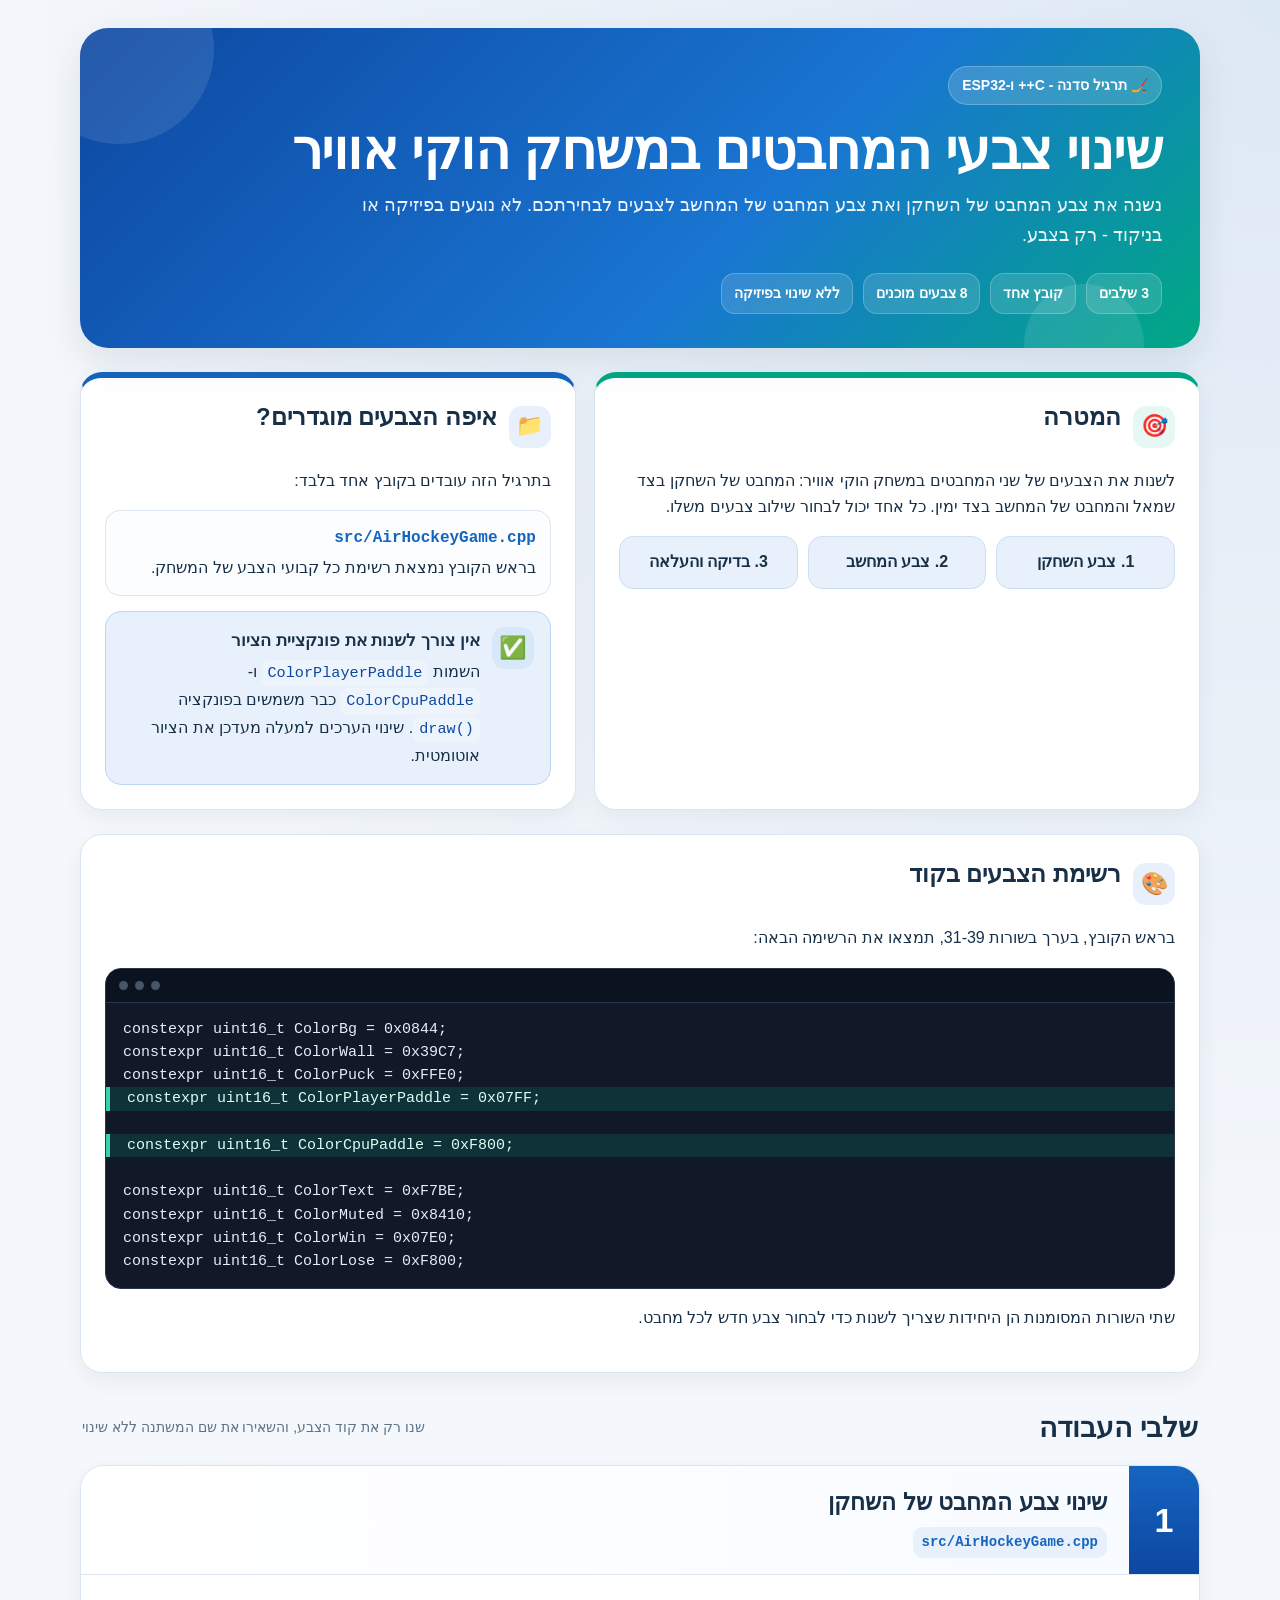
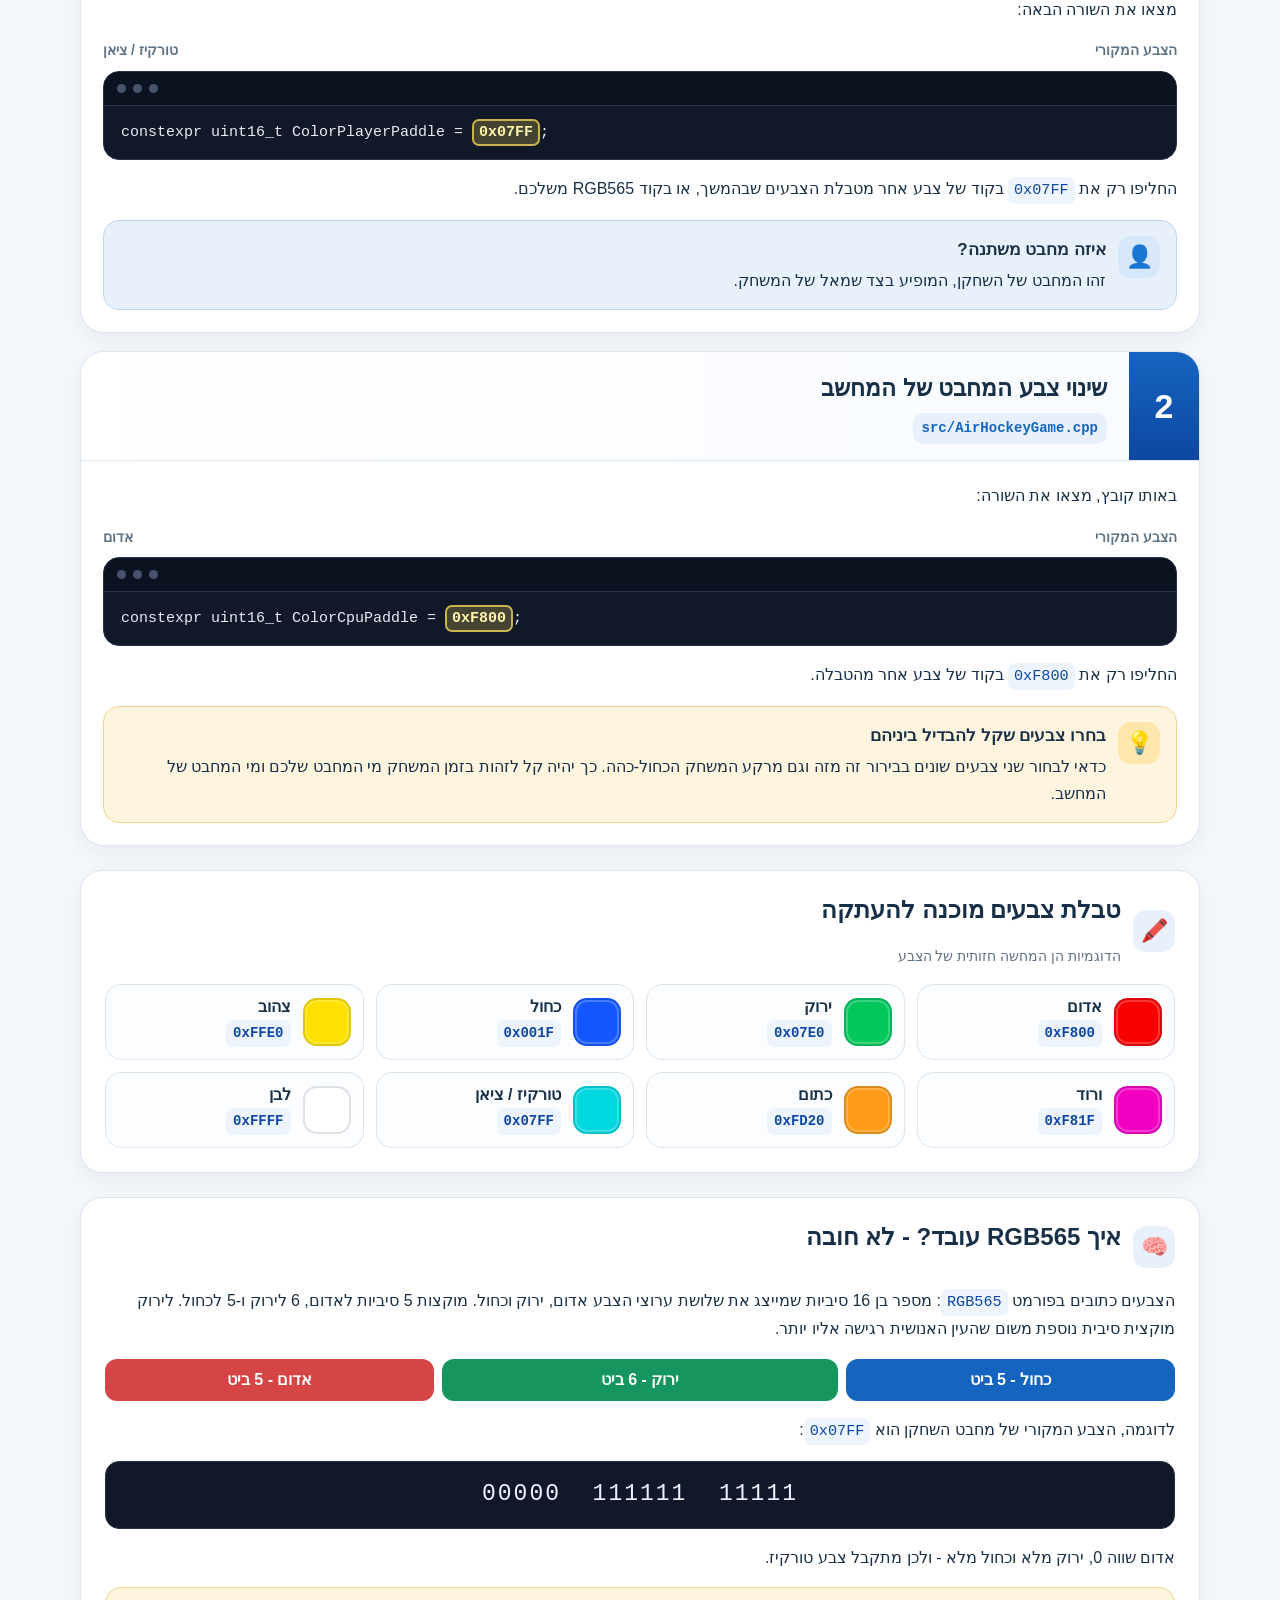
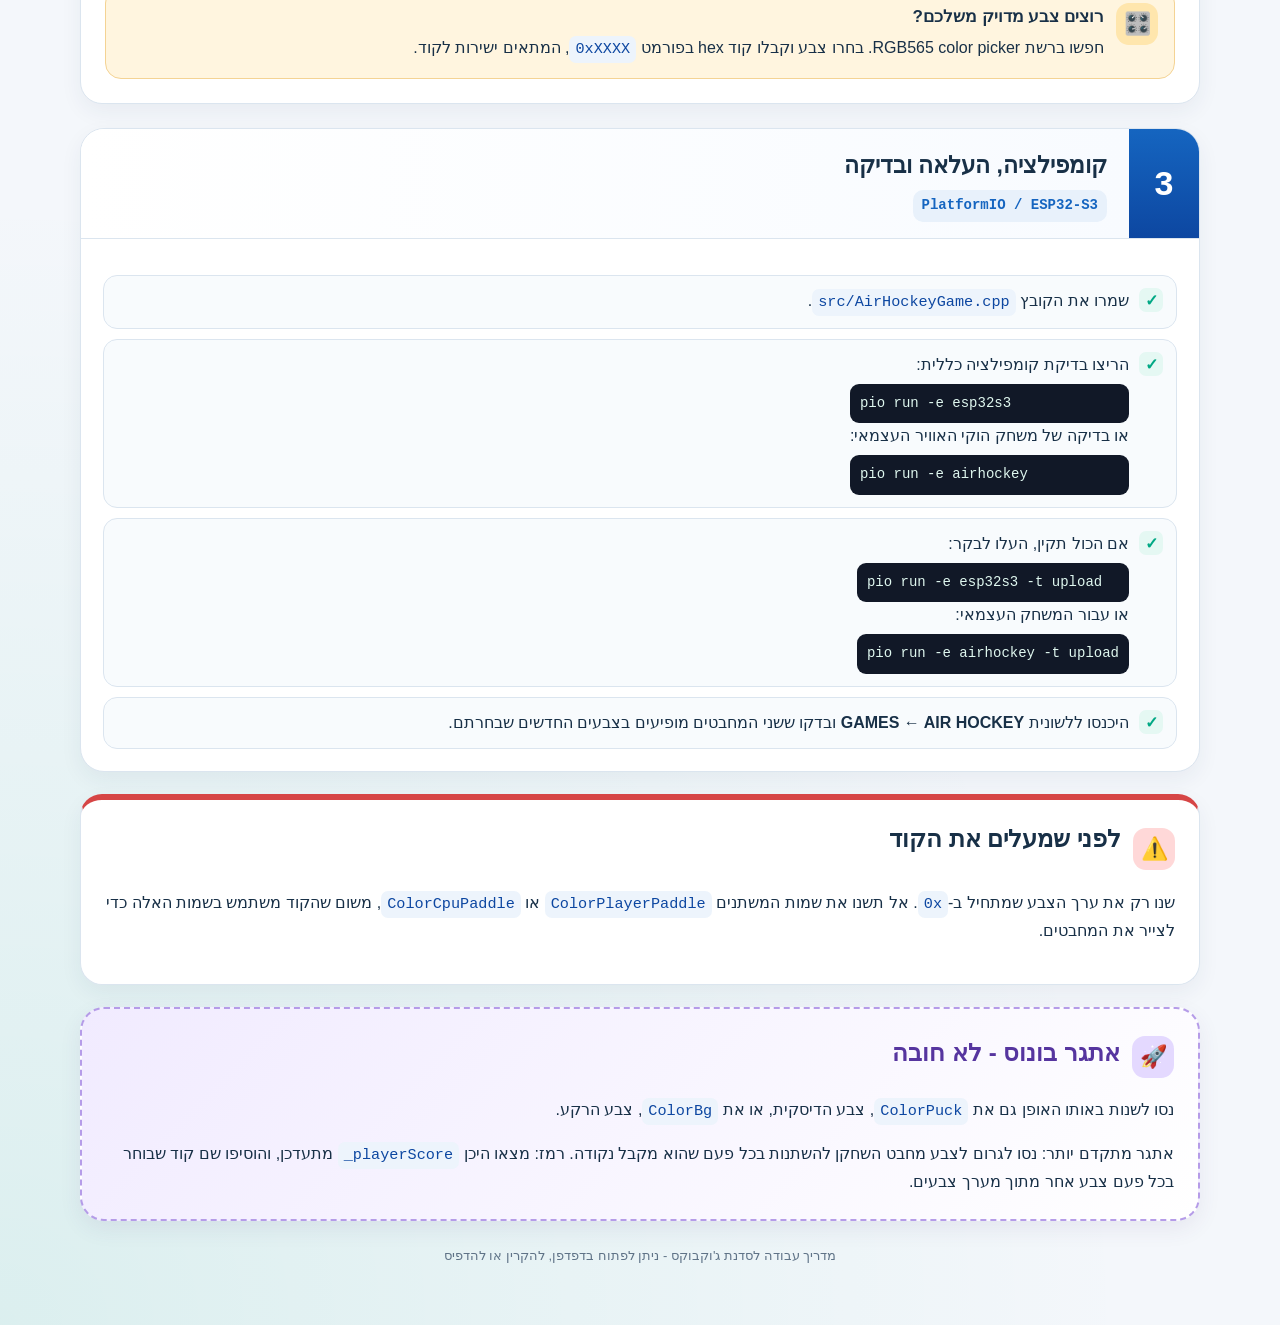
<file: ui-mockups/preview-1.html>
<!DOCTYPE html>
<html lang="he" dir="rtl">
<head>
  <meta charset="UTF-8">
  <meta name="viewport" content="width=device-width, initial-scale=1.0">
  <title>תרגיל סדנה - שינוי צבעי המחבטים בהוקי אוויר</title>
  <style>
    :root {
      --bg: #f4f7fb;
      --paper: #ffffff;
      --ink: #183047;
      --muted: #5f7387;
      --primary: #1565c0;
      --primary-soft: #e8f1fb;
      --accent: #00a884;
      --accent-soft: #e5f8f3;
      --warning: #f39c12;
      --warning-soft: #fff5df;
      --danger: #d64545;
      --danger-soft: #fff0f0;
      --bonus: #7b52c7;
      --bonus-soft: #f1ebff;
      --code-bg: #111827;
      --code-ink: #e5edf7;
      --line: #dbe5ef;
      --shadow: 0 14px 36px rgba(31, 56, 82, 0.10);
      --radius: 22px;
    }

    * {
      box-sizing: border-box;
    }

    html {
      scroll-behavior: smooth;
    }

    body {
      margin: 0;
      background:
        radial-gradient(circle at top right, rgba(21, 101, 192, 0.10), transparent 28%),
        radial-gradient(circle at bottom left, rgba(0, 168, 132, 0.10), transparent 24%),
        var(--bg);
      color: var(--ink);
      font-family: Arial, "Noto Sans Hebrew", sans-serif;
      line-height: 1.65;
    }

    .page {
      width: min(1120px, calc(100% - 28px));
      margin: 28px auto 48px;
    }

    .hero {
      position: relative;
      overflow: hidden;
      background: linear-gradient(135deg, #0d47a1, #1976d2 60%, #00a884);
      color: #fff;
      border-radius: 28px;
      padding: 38px 38px 34px;
      box-shadow: var(--shadow);
    }

    .hero::before,
    .hero::after {
      content: "";
      position: absolute;
      border-radius: 50%;
      background: rgba(255,255,255,0.10);
    }

    .hero::before {
      width: 190px;
      height: 190px;
      left: -56px;
      top: -74px;
    }

    .hero::after {
      width: 120px;
      height: 120px;
      right: 56px;
      bottom: -56px;
    }

    .eyebrow {
      display: inline-flex;
      align-items: center;
      gap: 8px;
      background: rgba(255,255,255,0.16);
      border: 1px solid rgba(255,255,255,0.24);
      border-radius: 999px;
      padding: 7px 13px;
      font-size: 14px;
      font-weight: 700;
      margin-bottom: 14px;
    }

    h1 {
      margin: 0 0 10px;
      font-size: clamp(30px, 5vw, 54px);
      line-height: 1.15;
      letter-spacing: -0.6px;
    }

    .hero p {
      margin: 0;
      max-width: 820px;
      font-size: 18px;
      color: rgba(255,255,255,0.92);
    }

    .hero-tags {
      display: flex;
      flex-wrap: wrap;
      gap: 10px;
      margin-top: 22px;
    }

    .hero-tag {
      background: rgba(255,255,255,0.13);
      border: 1px solid rgba(255,255,255,0.22);
      border-radius: 14px;
      padding: 8px 12px;
      font-size: 14px;
      font-weight: 700;
    }

    .section {
      margin-top: 24px;
    }

    .intro-grid {
      display: grid;
      grid-template-columns: 1.1fr 0.9fr;
      gap: 18px;
    }

    .panel {
      background: var(--paper);
      border: 1px solid var(--line);
      border-radius: var(--radius);
      padding: 24px;
      box-shadow: 0 8px 22px rgba(31, 56, 82, 0.06);
    }

    .panel h2,
    .panel h3 {
      margin-top: 0;
      line-height: 1.25;
    }

    .goal {
      border-top: 6px solid var(--accent);
    }

    .files {
      border-top: 6px solid var(--primary);
    }

    .icon-title {
      display: flex;
      align-items: center;
      gap: 12px;
      margin-bottom: 12px;
    }

    .icon {
      width: 42px;
      height: 42px;
      flex: 0 0 42px;
      display: grid;
      place-items: center;
      border-radius: 13px;
      font-size: 22px;
      background: var(--primary-soft);
    }

    .goal .icon {
      background: var(--accent-soft);
    }

    .file-list {
      display: grid;
      gap: 10px;
      margin-top: 14px;
    }

    .file-item {
      border: 1px solid var(--line);
      border-radius: 15px;
      padding: 13px 14px;
      background: #fbfdff;
    }

    .file-name {
      direction: ltr;
      unicode-bidi: embed;
      display: inline-block;
      font-family: Consolas, "Courier New", monospace;
      font-weight: 700;
      color: var(--primary);
      margin-bottom: 4px;
    }

    .roadmap {
      display: flex;
      align-items: stretch;
      gap: 10px;
      margin-top: 18px;
      flex-wrap: wrap;
    }

    .roadmap span {
      flex: 1 1 180px;
      text-align: center;
      background: var(--primary-soft);
      border: 1px solid #cbdff5;
      border-radius: 14px;
      padding: 10px;
      font-weight: 700;
    }

    .steps-title {
      display: flex;
      align-items: center;
      justify-content: space-between;
      gap: 12px;
      margin: 32px 2px 14px;
    }

    .steps-title h2 {
      margin: 0;
      font-size: 28px;
    }

    .steps-title .small {
      color: var(--muted);
      font-size: 14px;
    }

    .step {
      background: var(--paper);
      border: 1px solid var(--line);
      border-radius: 24px;
      padding: 0;
      overflow: hidden;
      margin-bottom: 18px;
      box-shadow: 0 8px 22px rgba(31, 56, 82, 0.06);
      break-inside: avoid;
    }

    .step-head {
      display: grid;
      grid-template-columns: 70px 1fr;
      align-items: stretch;
      min-height: 88px;
      border-bottom: 1px solid var(--line);
    }

    .step-number {
      display: grid;
      place-items: center;
      background: linear-gradient(180deg, var(--primary), #0d47a1);
      color: #fff;
      font-size: 34px;
      font-weight: 900;
    }

    .step-head-copy {
      padding: 18px 22px 16px;
      background: linear-gradient(90deg, #ffffff, #f8fbff);
    }

    .step-head h3 {
      margin: 0 0 5px;
      font-size: 23px;
    }

    .step-file {
      direction: ltr;
      unicode-bidi: embed;
      display: inline-flex;
      align-items: center;
      gap: 7px;
      font-family: Consolas, "Courier New", monospace;
      color: var(--primary);
      background: var(--primary-soft);
      border-radius: 10px;
      padding: 4px 9px;
      font-weight: 700;
      font-size: 14px;
    }

    .step-body {
      padding: 22px;
    }

    .step-body p:first-child {
      margin-top: 0;
    }

    .code-label {
      display: flex;
      justify-content: space-between;
      align-items: center;
      gap: 10px;
      margin: 15px 0 8px;
      color: var(--muted);
      font-size: 14px;
      font-weight: 700;
    }

    .code-label .action {
      color: var(--accent);
    }

    .code-box {
      direction: ltr;
      text-align: left;
      unicode-bidi: embed;
      background: var(--code-bg);
      color: var(--code-ink);
      border-radius: 16px;
      overflow: hidden;
      border: 1px solid #27344a;
      box-shadow: inset 0 1px 0 rgba(255,255,255,0.04);
      margin: 8px 0 16px;
    }

    .code-topbar {
      height: 34px;
      display: flex;
      align-items: center;
      gap: 7px;
      padding: 0 13px;
      background: #0b1220;
      border-bottom: 1px solid #27344a;
    }

    .dot {
      width: 9px;
      height: 9px;
      border-radius: 50%;
      background: #46556c;
    }

    pre {
      margin: 0;
      padding: 15px 17px;
      overflow-x: auto;
      font-family: Consolas, "Courier New", monospace;
      font-size: 15px;
      line-height: 1.55;
      tab-size: 4;
      white-space: pre;
    }

    .changed-line {
      display: block;
      margin: 0 -17px;
      padding: 0 14px 0 17px;
      background: rgba(0, 168, 132, 0.18);
      border-left: 4px solid #35d3ad;
      color: #d9fff5;
    }

    .removed-line {
      display: block;
      margin: 0 -17px;
      padding: 0 14px 0 17px;
      background: rgba(214, 69, 69, 0.18);
      border-left: 4px solid #ff7f7f;
      color: #ffd6d6;
    }

    code.inline {
      direction: ltr;
      unicode-bidi: embed;
      display: inline-block;
      font-family: Consolas, "Courier New", monospace;
      font-size: 0.95em;
      color: #0d47a1;
      background: #edf4fc;
      border-radius: 7px;
      padding: 1px 6px;
    }

    .callout {
      display: grid;
      grid-template-columns: 42px 1fr;
      gap: 12px;
      border-radius: 16px;
      padding: 15px 16px;
      margin: 15px 0 0;
      border: 1px solid;
      break-inside: avoid;
    }

    .callout-icon {
      width: 42px;
      height: 42px;
      display: grid;
      place-items: center;
      border-radius: 13px;
      font-size: 22px;
    }

    .callout h4 {
      margin: 0 0 4px;
      font-size: 17px;
    }

    .callout p {
      margin: 0;
    }

    .tip {
      background: var(--warning-soft);
      border-color: #f4d394;
    }

    .tip .callout-icon {
      background: #ffe6ad;
    }

    .note {
      background: var(--primary-soft);
      border-color: #bdd6f1;
    }

    .note .callout-icon {
      background: #d7e8fa;
    }

    .warning {
      background: var(--danger-soft);
      border-color: #f2bcbc;
    }

    .warning .callout-icon {
      background: #ffd8d8;
    }

    .checklist {
      display: grid;
      gap: 10px;
      margin-top: 14px;
    }

    .check {
      display: flex;
      align-items: flex-start;
      gap: 10px;
      background: #f8fbfd;
      border: 1px solid var(--line);
      border-radius: 14px;
      padding: 12px 13px;
    }

    .check-mark {
      width: 24px;
      height: 24px;
      flex: 0 0 24px;
      display: grid;
      place-items: center;
      border-radius: 7px;
      background: var(--accent-soft);
      color: var(--accent);
      font-weight: 900;
    }

    .command {
      direction: ltr;
      unicode-bidi: embed;
      display: block;
      margin-top: 6px;
      padding: 8px 10px;
      background: var(--code-bg);
      color: #dff7ef;
      border-radius: 9px;
      font-family: Consolas, "Courier New", monospace;
      font-size: 14px;
      overflow-wrap: anywhere;
    }

    .important {
      border-top: 6px solid var(--danger);
      margin-top: 22px;
    }

    .bonus {
      margin-top: 22px;
      background: linear-gradient(135deg, var(--bonus-soft), #ffffff);
      border: 2px dashed #b59ce8;
      border-radius: 24px;
      padding: 24px;
      box-shadow: 0 8px 22px rgba(73, 48, 120, 0.08);
      break-inside: avoid;
    }

    .bonus .icon {
      background: #e4d9ff;
    }

    .bonus h2 {
      margin: 0 0 8px;
      color: #56359f;
    }

    .bonus p {
      margin-bottom: 0;
    }

    .footer {
      text-align: center;
      color: var(--muted);
      padding: 24px 10px 10px;
      font-size: 13px;
    }

    @media (max-width: 800px) {
      .intro-grid {
        grid-template-columns: 1fr;
      }

      .hero {
        padding: 28px 24px;
      }

      .step-head {
        grid-template-columns: 56px 1fr;
      }

      .step-number {
        font-size: 28px;
      }

      .step-head-copy {
        padding: 15px 16px;
      }

      .step-body {
        padding: 17px;
      }

      pre {
        font-size: 13px;
      }
    }

    @media print {
      @page {
        size: A4;
        margin: 12mm;
      }

      body {
        background: #fff;
        -webkit-print-color-adjust: exact;
        print-color-adjust: exact;
      }

      .page {
        width: 100%;
        margin: 0;
      }

      .hero,
      .panel,
      .step,
      .bonus {
        box-shadow: none;
      }

      .hero {
        border-radius: 18px;
      }

      .step,
      .callout,
      .bonus,
      .panel {
        break-inside: avoid;
      }
    }
  </style>
  <style>
    .palette-grid {
      display: grid;
      grid-template-columns: repeat(4, minmax(150px, 1fr));
      gap: 12px;
      margin-top: 16px;
    }

    .color-card {
      display: grid;
      grid-template-columns: 48px 1fr;
      align-items: center;
      gap: 12px;
      min-height: 76px;
      padding: 12px;
      background: #fbfdff;
      border: 1px solid var(--line);
      border-radius: 16px;
      break-inside: avoid;
    }

    .swatch {
      width: 48px;
      height: 48px;
      border-radius: 14px;
      border: 2px solid rgba(24, 48, 71, 0.14);
      box-shadow: inset 0 0 0 2px rgba(255,255,255,0.22);
    }

    .color-name {
      font-weight: 800;
      line-height: 1.25;
    }

    .color-code {
      direction: ltr;
      unicode-bidi: embed;
      display: inline-block;
      margin-top: 3px;
      padding: 2px 7px;
      border-radius: 7px;
      background: #edf4fc;
      color: #0d47a1;
      font-family: Consolas, "Courier New", monospace;
      font-weight: 700;
      font-size: 14px;
    }

    .focus-token {
      display: inline-block;
      padding: 0 5px;
      margin: 0 2px;
      border-radius: 5px;
      background: rgba(255, 224, 92, 0.22);
      outline: 2px solid rgba(255, 224, 92, 0.78);
      color: #fff4aa;
      font-weight: 800;
    }

    .mini-flow {
      display: grid;
      grid-template-columns: repeat(3, 1fr);
      gap: 10px;
      margin-top: 16px;
    }

    .mini-flow div {
      text-align: center;
      padding: 12px 10px;
      border-radius: 14px;
      border: 1px solid #cbdff5;
      background: var(--primary-soft);
      font-weight: 800;
    }

    .binary-box {
      direction: ltr;
      unicode-bidi: embed;
      text-align: center;
      font-family: Consolas, "Courier New", monospace;
      font-size: clamp(17px, 3vw, 23px);
      letter-spacing: 2px;
      margin: 12px 0;
      padding: 14px;
      color: #eaf3ff;
      background: var(--code-bg);
      border-radius: 14px;
      border: 1px solid #27344a;
    }

    .rgb-parts {
      display: grid;
      grid-template-columns: 5fr 6fr 5fr;
      gap: 8px;
      direction: ltr;
      margin-top: 10px;
    }

    .rgb-parts span {
      text-align: center;
      border-radius: 12px;
      padding: 8px 5px;
      font-weight: 800;
      color: #fff;
    }

    .rgb-r { background: #d64545; }
    .rgb-g { background: #15965e; }
    .rgb-b { background: #1565c0; }

    @media (max-width: 850px) {
      .palette-grid {
        grid-template-columns: repeat(2, minmax(140px, 1fr));
      }
    }

    @media (max-width: 520px) {
      .palette-grid,
      .mini-flow {
        grid-template-columns: 1fr;
      }
    }
  </style>
</head>
<body>
  <main class="page">
    <header class="hero">
      <div class="eyebrow">🏒 תרגיל סדנה - C++ ו-ESP32</div>
      <h1>שינוי צבעי המחבטים במשחק הוקי אוויר</h1>
      <p>
        נשנה את צבע המחבט של השחקן ואת צבע המחבט של המחשב לצבעים לבחירתכם.
        לא נוגעים בפיזיקה או בניקוד - רק בצבע.
      </p>
      <div class="hero-tags">
        <span class="hero-tag">3 שלבים</span>
        <span class="hero-tag">קובץ אחד</span>
        <span class="hero-tag">8 צבעים מוכנים</span>
        <span class="hero-tag">ללא שינוי בפיזיקה</span>
      </div>
    </header>

    <section class="section intro-grid">
      <article class="panel goal">
        <div class="icon-title">
          <div class="icon">🎯</div>
          <div><h2>המטרה</h2></div>
        </div>
        <p>
          לשנות את הצבעים של שני המחבטים במשחק הוקי אוויר: המחבט של השחקן בצד שמאל
          והמחבט של המחשב בצד ימין. כל אחד יכול לבחור שילוב צבעים משלו.
        </p>
        <div class="mini-flow">
          <div>1. צבע השחקן</div>
          <div>2. צבע המחשב</div>
          <div>3. בדיקה והעלאה</div>
        </div>
      </article>

      <article class="panel files">
        <div class="icon-title">
          <div class="icon">📁</div>
          <div><h2>איפה הצבעים מוגדרים?</h2></div>
        </div>
        <p>בתרגיל הזה עובדים בקובץ אחד בלבד:</p>
        <div class="file-list">
          <div class="file-item">
            <div class="file-name">src/AirHockeyGame.cpp</div>
            <div>בראש הקובץ נמצאת רשימת כל קבועי הצבע של המשחק.</div>
          </div>
        </div>
        <div class="callout note">
          <div class="callout-icon">✅</div>
          <div>
            <h4>אין צורך לשנות את פונקציית הציור</h4>
            <p>
              השמות <code class="inline">ColorPlayerPaddle</code> ו-
              <code class="inline">ColorCpuPaddle</code> כבר משמשים בפונקציה
              <code class="inline">draw()</code>. שינוי הערכים למעלה מעדכן את הציור אוטומטית.
            </p>
          </div>
        </div>
      </article>
    </section>

    <section class="panel section">
      <div class="icon-title">
        <div class="icon">🎨</div>
        <div><h2>רשימת הצבעים בקוד</h2></div>
      </div>
      <p>בראש הקובץ, בערך בשורות 31-39, תמצאו את הרשימה הבאה:</p>
      <div class="code-box">
        <div class="code-topbar"><span class="dot"></span><span class="dot"></span><span class="dot"></span></div>
        <pre>constexpr uint16_t ColorBg = 0x0844;
constexpr uint16_t ColorWall = 0x39C7;
constexpr uint16_t ColorPuck = 0xFFE0;
<span class="changed-line">constexpr uint16_t ColorPlayerPaddle = 0x07FF;</span>
<span class="changed-line">constexpr uint16_t ColorCpuPaddle = 0xF800;</span>
constexpr uint16_t ColorText = 0xF7BE;
constexpr uint16_t ColorMuted = 0x8410;
constexpr uint16_t ColorWin = 0x07E0;
constexpr uint16_t ColorLose = 0xF800;</pre>
      </div>
      <p>
        שתי השורות המסומנות הן היחידות שצריך לשנות כדי לבחור צבע חדש לכל מחבט.
      </p>
    </section>

    <div class="steps-title">
      <h2>שלבי העבודה</h2>
      <div class="small">שנו רק את קוד הצבע, והשאירו את שם המשתנה ללא שינוי</div>
    </div>

    <section class="step">
      <div class="step-head">
        <div class="step-number">1</div>
        <div class="step-head-copy">
          <h3>שינוי צבע המחבט של השחקן</h3>
          <div class="step-file">src/AirHockeyGame.cpp</div>
        </div>
      </div>
      <div class="step-body">
        <p>מצאו את השורה הבאה:</p>
        <div class="code-label">
          <span>הצבע המקורי</span>
          <span>טורקיז / ציאן</span>
        </div>
        <div class="code-box">
          <div class="code-topbar"><span class="dot"></span><span class="dot"></span><span class="dot"></span></div>
          <pre>constexpr uint16_t ColorPlayerPaddle = <span class="focus-token">0x07FF</span>;</pre>
        </div>
        <p>
          החליפו רק את <code class="inline">0x07FF</code> בקוד של צבע אחר מטבלת הצבעים שבהמשך,
          או בקוד RGB565 משלכם.
        </p>
        <div class="callout note">
          <div class="callout-icon">👤</div>
          <div>
            <h4>איזה מחבט משתנה?</h4>
            <p>זהו המחבט של השחקן, המופיע בצד שמאל של המשחק.</p>
          </div>
        </div>
      </div>
    </section>

    <section class="step">
      <div class="step-head">
        <div class="step-number">2</div>
        <div class="step-head-copy">
          <h3>שינוי צבע המחבט של המחשב</h3>
          <div class="step-file">src/AirHockeyGame.cpp</div>
        </div>
      </div>
      <div class="step-body">
        <p>באותו קובץ, מצאו את השורה:</p>
        <div class="code-label">
          <span>הצבע המקורי</span>
          <span>אדום</span>
        </div>
        <div class="code-box">
          <div class="code-topbar"><span class="dot"></span><span class="dot"></span><span class="dot"></span></div>
          <pre>constexpr uint16_t ColorCpuPaddle = <span class="focus-token">0xF800</span>;</pre>
        </div>
        <p>
          החליפו רק את <code class="inline">0xF800</code> בקוד של צבע אחר מהטבלה.
        </p>
        <div class="callout tip">
          <div class="callout-icon">💡</div>
          <div>
            <h4>בחרו צבעים שקל להבדיל ביניהם</h4>
            <p>
              כדאי לבחור שני צבעים שונים בבירור זה מזה וגם מרקע המשחק הכחול-כהה.
              כך יהיה קל לזהות בזמן המשחק מי המחבט שלכם ומי המחבט של המחשב.
            </p>
          </div>
        </div>
      </div>
    </section>

    <section class="panel section">
      <div class="icon-title">
        <div class="icon">🖍️</div>
        <div>
          <h2>טבלת צבעים מוכנה להעתקה</h2>
          <div style="color:var(--muted); font-size:14px;">הדוגמיות הן המחשה חזותית של הצבע</div>
        </div>
      </div>
      <div class="palette-grid">
        <div class="color-card"><div class="swatch" style="background:#f80000;"></div><div><div class="color-name">אדום</div><div class="color-code">0xF800</div></div></div>
        <div class="color-card"><div class="swatch" style="background:#00c85a;"></div><div><div class="color-name">ירוק</div><div class="color-code">0x07E0</div></div></div>
        <div class="color-card"><div class="swatch" style="background:#1557ff;"></div><div><div class="color-name">כחול</div><div class="color-code">0x001F</div></div></div>
        <div class="color-card"><div class="swatch" style="background:#ffe000;"></div><div><div class="color-name">צהוב</div><div class="color-code">0xFFE0</div></div></div>
        <div class="color-card"><div class="swatch" style="background:#f200c2;"></div><div><div class="color-name">ורוד</div><div class="color-code">0xF81F</div></div></div>
        <div class="color-card"><div class="swatch" style="background:#ff9b16;"></div><div><div class="color-name">כתום</div><div class="color-code">0xFD20</div></div></div>
        <div class="color-card"><div class="swatch" style="background:#00d7df;"></div><div><div class="color-name">טורקיז / ציאן</div><div class="color-code">0x07FF</div></div></div>
        <div class="color-card"><div class="swatch" style="background:#ffffff;"></div><div><div class="color-name">לבן</div><div class="color-code">0xFFFF</div></div></div>
      </div>
    </section>

    <section class="panel section">
      <div class="icon-title">
        <div class="icon">🧠</div>
        <div><h2>איך RGB565 עובד? - לא חובה</h2></div>
      </div>
      <p>
        הצבעים כתובים בפורמט <code class="inline">RGB565</code>: מספר בן 16 סיביות שמייצג
        את שלושת ערוצי הצבע אדום, ירוק וכחול. מוקצות 5 סיביות לאדום, 6 לירוק ו-5 לכחול.
        לירוק מוקצית סיבית נוספת משום שהעין האנושית רגישה אליו יותר.
      </p>
      <div class="rgb-parts">
        <span class="rgb-r">אדום - 5 ביט</span>
        <span class="rgb-g">ירוק - 6 ביט</span>
        <span class="rgb-b">כחול - 5 ביט</span>
      </div>
      <p>
        לדוגמה, הצבע המקורי של מחבט השחקן הוא <code class="inline">0x07FF</code>:
      </p>
      <div class="binary-box">00000&nbsp;&nbsp;111111&nbsp;&nbsp;11111</div>
      <p>
        אדום שווה 0, ירוק מלא וכחול מלא - ולכן מתקבל צבע טורקיז.
      </p>
      <div class="callout tip">
        <div class="callout-icon">🎛️</div>
        <div>
          <h4>רוצים צבע מדויק משלכם?</h4>
          <p>
            חפשו ברשת <span dir="ltr">RGB565 color picker</span>. בחרו צבע וקבלו קוד hex
            בפורמט <code class="inline">0xXXXX</code>, המתאים ישירות לקוד.
          </p>
        </div>
      </div>
    </section>

    <section class="step section">
      <div class="step-head">
        <div class="step-number">3</div>
        <div class="step-head-copy">
          <h3>קומפילציה, העלאה ובדיקה</h3>
          <div class="step-file">PlatformIO / ESP32-S3</div>
        </div>
      </div>
      <div class="step-body">
        <div class="checklist">
          <div class="check">
            <div class="check-mark">✓</div>
            <div>שמרו את הקובץ <code class="inline">src/AirHockeyGame.cpp</code>.</div>
          </div>
          <div class="check">
            <div class="check-mark">✓</div>
            <div>
              הריצו בדיקת קומפילציה כללית:
              <span class="command">pio run -e esp32s3</span>
              או בדיקה של משחק הוקי האוויר העצמאי:
              <span class="command">pio run -e airhockey</span>
            </div>
          </div>
          <div class="check">
            <div class="check-mark">✓</div>
            <div>
              אם הכול תקין, העלו לבקר:
              <span class="command">pio run -e esp32s3 -t upload</span>
              או עבור המשחק העצמאי:
              <span class="command">pio run -e airhockey -t upload</span>
            </div>
          </div>
          <div class="check">
            <div class="check-mark">✓</div>
            <div>
              היכנסו ללשונית <strong>GAMES ← AIR HOCKEY</strong> ובדקו ששני המחבטים
              מופיעים בצבעים החדשים שבחרתם.
            </div>
          </div>
        </div>
      </div>
    </section>

    <section class="panel important">
      <div class="icon-title">
        <div class="icon" style="background:#ffd8d8;">⚠️</div>
        <div><h2>לפני שמעלים את הקוד</h2></div>
      </div>
      <p>
        שנו רק את ערך הצבע שמתחיל ב-<code class="inline">0x</code>. אל תשנו את שמות המשתנים
        <code class="inline">ColorPlayerPaddle</code> או <code class="inline">ColorCpuPaddle</code>,
        משום שהקוד משתמש בשמות האלה כדי לצייר את המחבטים.
      </p>
    </section>

    <section class="bonus">
      <div class="icon-title">
        <div class="icon">🚀</div>
        <div><h2>אתגר בונוס - לא חובה</h2></div>
      </div>
      <p>
        נסו לשנות באותו האופן גם את <code class="inline">ColorPuck</code>, צבע הדיסקית,
        או את <code class="inline">ColorBg</code>, צבע הרקע.
      </p>
      <p>
        אתגר מתקדם יותר: נסו לגרום לצבע מחבט השחקן להשתנות בכל פעם שהוא מקבל נקודה.
        רמז: מצאו היכן <code class="inline">_playerScore</code> מתעדכן, והוסיפו שם קוד שבוחר
        בכל פעם צבע אחר מתוך מערך צבעים.
      </p>
    </section>

    <footer class="footer">
      מדריך עבודה לסדנת ג'וקבוקס - ניתן לפתוח בדפדפן, להקרין או להדפיס
    </footer>
  </main>
</body>
</html>
</file>
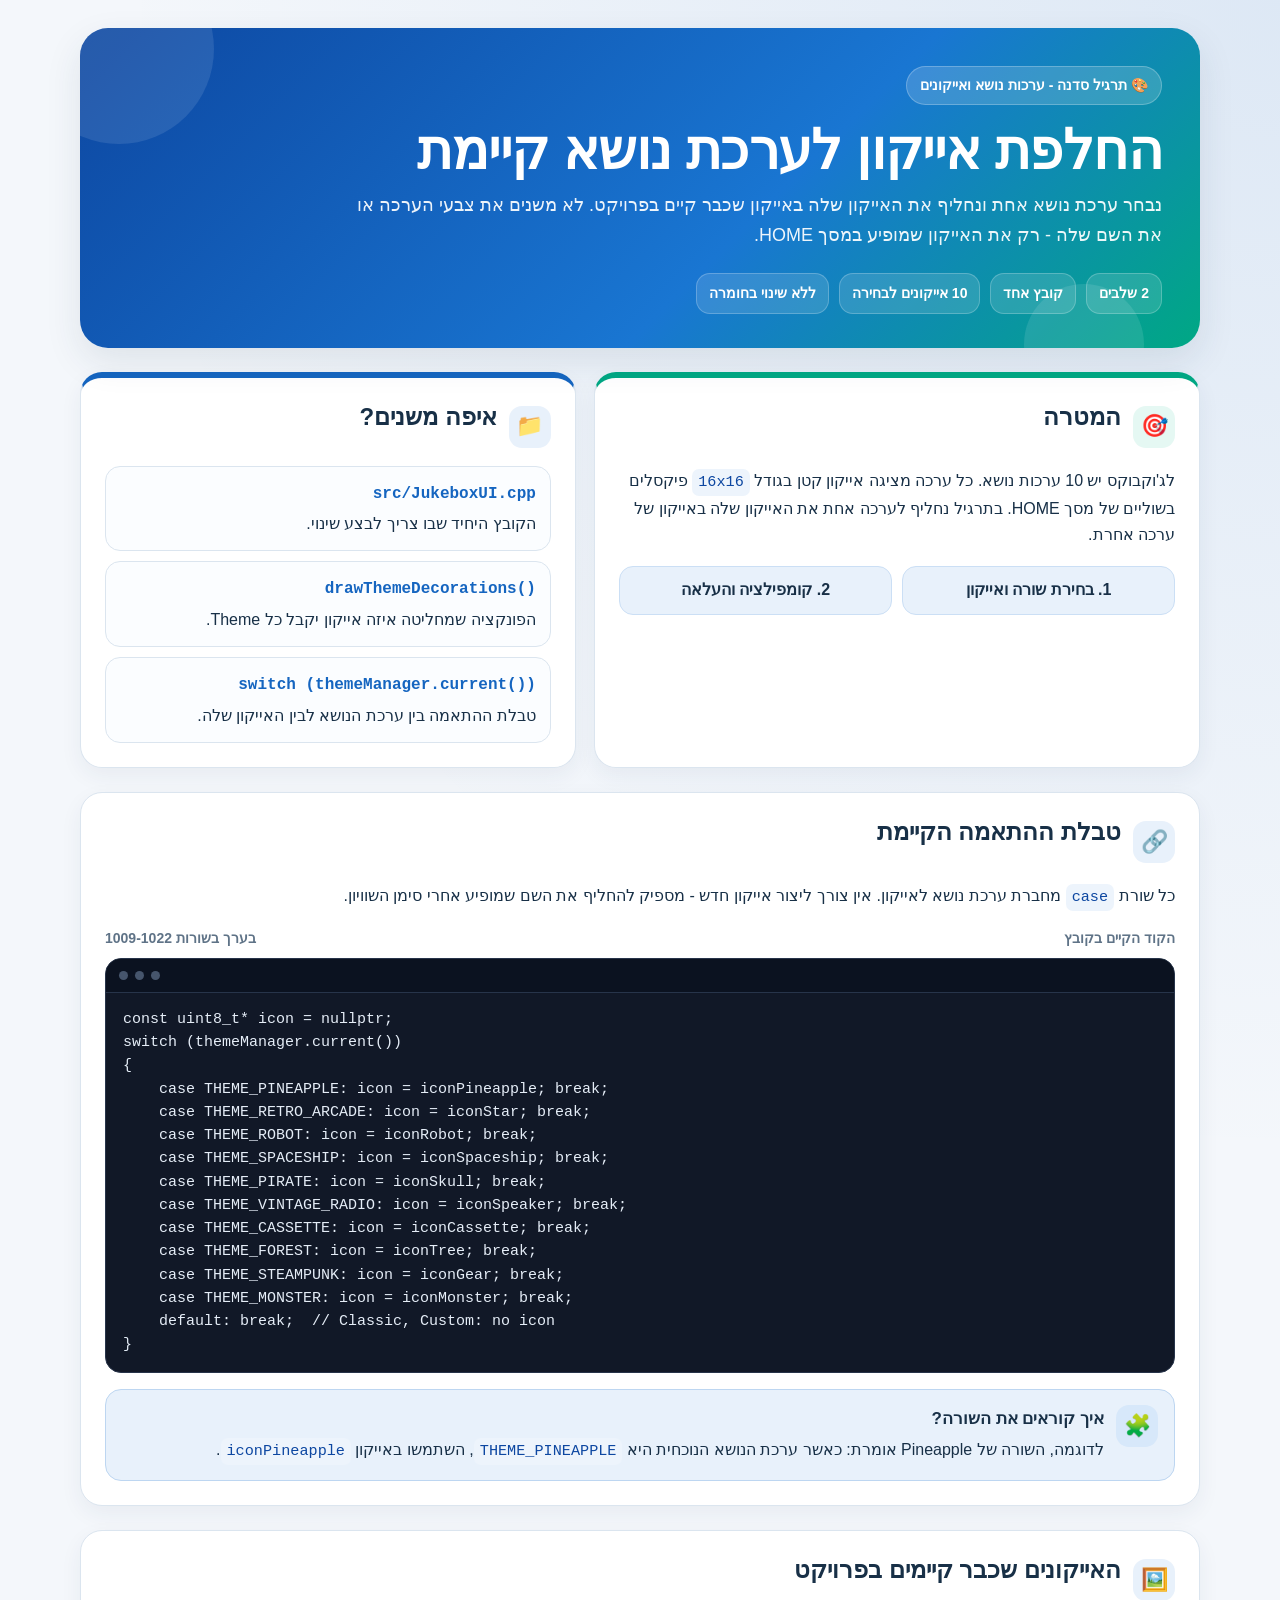
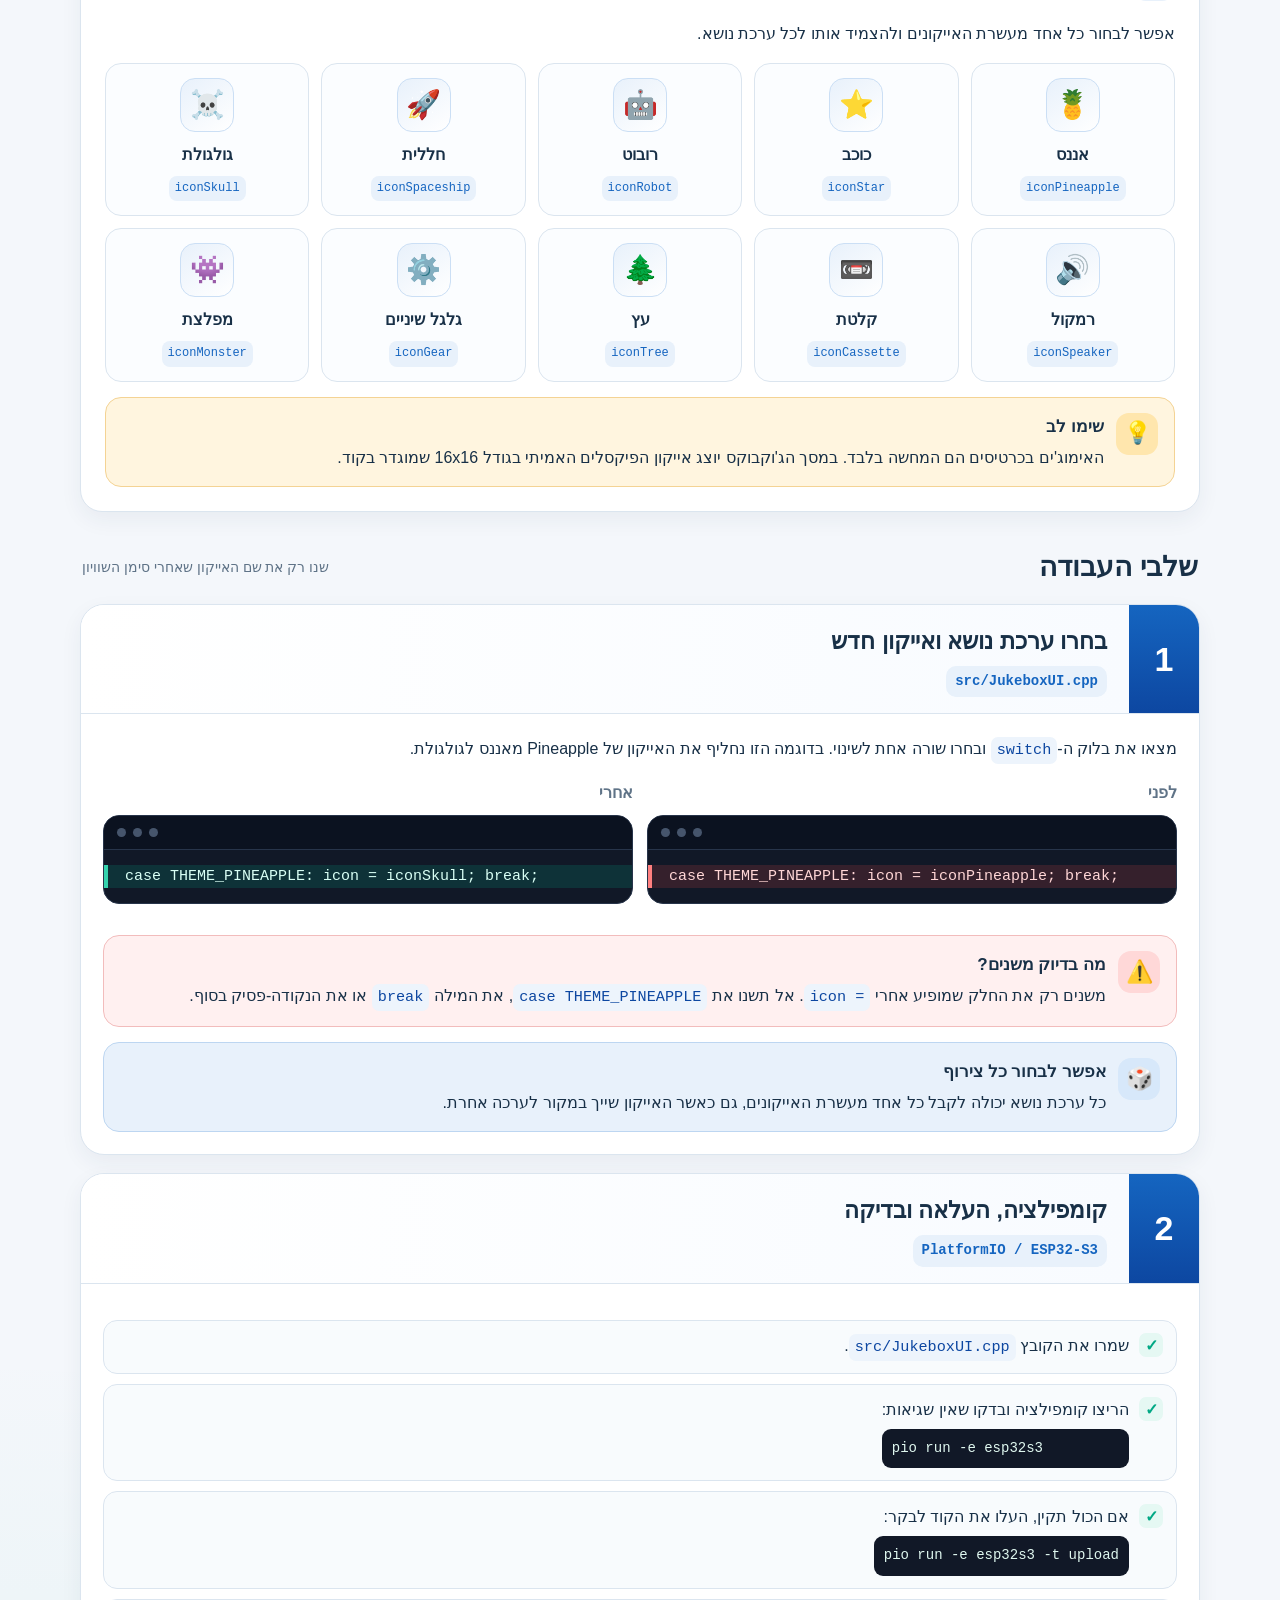
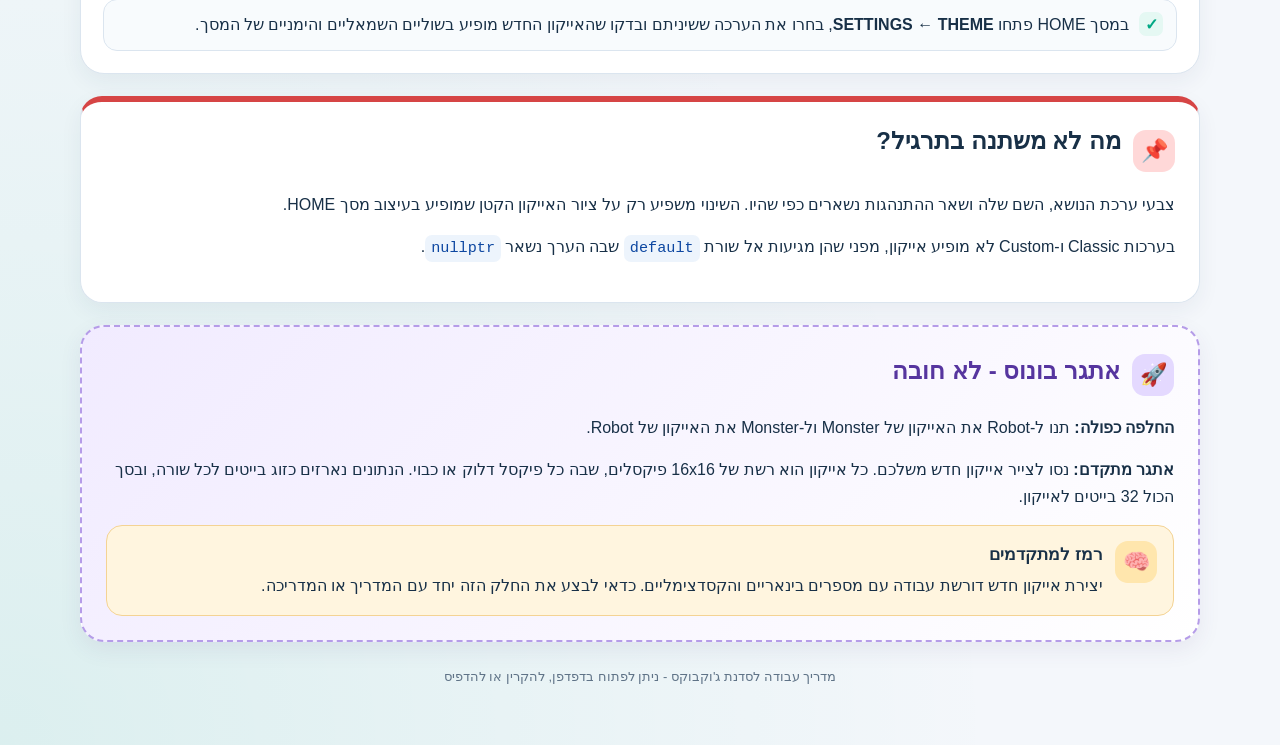
<file: ui-mockups/preview-2.html>
<!DOCTYPE html>
<html lang="he" dir="rtl">
<head>
  <meta charset="UTF-8">
  <meta name="viewport" content="width=device-width, initial-scale=1.0">
  <title>תרגיל סדנה - החלפת אייקון לערכת נושא</title>
  <style>
    :root {
      --bg: #f4f7fb;
      --paper: #ffffff;
      --ink: #183047;
      --muted: #5f7387;
      --primary: #1565c0;
      --primary-soft: #e8f1fb;
      --accent: #00a884;
      --accent-soft: #e5f8f3;
      --warning: #f39c12;
      --warning-soft: #fff5df;
      --danger: #d64545;
      --danger-soft: #fff0f0;
      --bonus: #7b52c7;
      --bonus-soft: #f1ebff;
      --code-bg: #111827;
      --code-ink: #e5edf7;
      --line: #dbe5ef;
      --shadow: 0 14px 36px rgba(31, 56, 82, 0.10);
      --radius: 22px;
    }

    * {
      box-sizing: border-box;
    }

    html {
      scroll-behavior: smooth;
    }

    body {
      margin: 0;
      background:
        radial-gradient(circle at top right, rgba(21, 101, 192, 0.10), transparent 28%),
        radial-gradient(circle at bottom left, rgba(0, 168, 132, 0.10), transparent 24%),
        var(--bg);
      color: var(--ink);
      font-family: Arial, "Noto Sans Hebrew", sans-serif;
      line-height: 1.65;
    }

    .page {
      width: min(1120px, calc(100% - 28px));
      margin: 28px auto 48px;
    }

    .hero {
      position: relative;
      overflow: hidden;
      background: linear-gradient(135deg, #0d47a1, #1976d2 60%, #00a884);
      color: #fff;
      border-radius: 28px;
      padding: 38px 38px 34px;
      box-shadow: var(--shadow);
    }

    .hero::before,
    .hero::after {
      content: "";
      position: absolute;
      border-radius: 50%;
      background: rgba(255,255,255,0.10);
    }

    .hero::before {
      width: 190px;
      height: 190px;
      left: -56px;
      top: -74px;
    }

    .hero::after {
      width: 120px;
      height: 120px;
      right: 56px;
      bottom: -56px;
    }

    .eyebrow {
      display: inline-flex;
      align-items: center;
      gap: 8px;
      background: rgba(255,255,255,0.16);
      border: 1px solid rgba(255,255,255,0.24);
      border-radius: 999px;
      padding: 7px 13px;
      font-size: 14px;
      font-weight: 700;
      margin-bottom: 14px;
    }

    h1 {
      margin: 0 0 10px;
      font-size: clamp(30px, 5vw, 54px);
      line-height: 1.15;
      letter-spacing: -0.6px;
    }

    .hero p {
      margin: 0;
      max-width: 820px;
      font-size: 18px;
      color: rgba(255,255,255,0.92);
    }

    .hero-tags {
      display: flex;
      flex-wrap: wrap;
      gap: 10px;
      margin-top: 22px;
    }

    .hero-tag {
      background: rgba(255,255,255,0.13);
      border: 1px solid rgba(255,255,255,0.22);
      border-radius: 14px;
      padding: 8px 12px;
      font-size: 14px;
      font-weight: 700;
    }

    .section {
      margin-top: 24px;
    }

    .intro-grid {
      display: grid;
      grid-template-columns: 1.1fr 0.9fr;
      gap: 18px;
    }

    .panel {
      background: var(--paper);
      border: 1px solid var(--line);
      border-radius: var(--radius);
      padding: 24px;
      box-shadow: 0 8px 22px rgba(31, 56, 82, 0.06);
    }

    .panel h2,
    .panel h3 {
      margin-top: 0;
      line-height: 1.25;
    }

    .goal {
      border-top: 6px solid var(--accent);
    }

    .files {
      border-top: 6px solid var(--primary);
    }

    .icon-title {
      display: flex;
      align-items: center;
      gap: 12px;
      margin-bottom: 12px;
    }

    .icon {
      width: 42px;
      height: 42px;
      flex: 0 0 42px;
      display: grid;
      place-items: center;
      border-radius: 13px;
      font-size: 22px;
      background: var(--primary-soft);
    }

    .goal .icon {
      background: var(--accent-soft);
    }

    .file-list {
      display: grid;
      gap: 10px;
      margin-top: 14px;
    }

    .file-item {
      border: 1px solid var(--line);
      border-radius: 15px;
      padding: 13px 14px;
      background: #fbfdff;
    }

    .file-name {
      direction: ltr;
      unicode-bidi: embed;
      display: inline-block;
      font-family: Consolas, "Courier New", monospace;
      font-weight: 700;
      color: var(--primary);
      margin-bottom: 4px;
    }

    .roadmap {
      display: flex;
      align-items: stretch;
      gap: 10px;
      margin-top: 18px;
      flex-wrap: wrap;
    }

    .roadmap span {
      flex: 1 1 180px;
      text-align: center;
      background: var(--primary-soft);
      border: 1px solid #cbdff5;
      border-radius: 14px;
      padding: 10px;
      font-weight: 700;
    }

    .steps-title {
      display: flex;
      align-items: center;
      justify-content: space-between;
      gap: 12px;
      margin: 32px 2px 14px;
    }

    .steps-title h2 {
      margin: 0;
      font-size: 28px;
    }

    .steps-title .small {
      color: var(--muted);
      font-size: 14px;
    }

    .step {
      background: var(--paper);
      border: 1px solid var(--line);
      border-radius: 24px;
      padding: 0;
      overflow: hidden;
      margin-bottom: 18px;
      box-shadow: 0 8px 22px rgba(31, 56, 82, 0.06);
      break-inside: avoid;
    }

    .step-head {
      display: grid;
      grid-template-columns: 70px 1fr;
      align-items: stretch;
      min-height: 88px;
      border-bottom: 1px solid var(--line);
    }

    .step-number {
      display: grid;
      place-items: center;
      background: linear-gradient(180deg, var(--primary), #0d47a1);
      color: #fff;
      font-size: 34px;
      font-weight: 900;
    }

    .step-head-copy {
      padding: 18px 22px 16px;
      background: linear-gradient(90deg, #ffffff, #f8fbff);
    }

    .step-head h3 {
      margin: 0 0 5px;
      font-size: 23px;
    }

    .step-file {
      direction: ltr;
      unicode-bidi: embed;
      display: inline-flex;
      align-items: center;
      gap: 7px;
      font-family: Consolas, "Courier New", monospace;
      color: var(--primary);
      background: var(--primary-soft);
      border-radius: 10px;
      padding: 4px 9px;
      font-weight: 700;
      font-size: 14px;
    }

    .step-body {
      padding: 22px;
    }

    .step-body p:first-child {
      margin-top: 0;
    }

    .code-label {
      display: flex;
      justify-content: space-between;
      align-items: center;
      gap: 10px;
      margin: 15px 0 8px;
      color: var(--muted);
      font-size: 14px;
      font-weight: 700;
    }

    .code-label .action {
      color: var(--accent);
    }

    .code-box {
      direction: ltr;
      text-align: left;
      unicode-bidi: embed;
      background: var(--code-bg);
      color: var(--code-ink);
      border-radius: 16px;
      overflow: hidden;
      border: 1px solid #27344a;
      box-shadow: inset 0 1px 0 rgba(255,255,255,0.04);
      margin: 8px 0 16px;
    }

    .code-topbar {
      height: 34px;
      display: flex;
      align-items: center;
      gap: 7px;
      padding: 0 13px;
      background: #0b1220;
      border-bottom: 1px solid #27344a;
    }

    .dot {
      width: 9px;
      height: 9px;
      border-radius: 50%;
      background: #46556c;
    }

    pre {
      margin: 0;
      padding: 15px 17px;
      overflow-x: auto;
      font-family: Consolas, "Courier New", monospace;
      font-size: 15px;
      line-height: 1.55;
      tab-size: 4;
      white-space: pre;
    }

    .changed-line {
      display: block;
      margin: 0 -17px;
      padding: 0 14px 0 17px;
      background: rgba(0, 168, 132, 0.18);
      border-left: 4px solid #35d3ad;
      color: #d9fff5;
    }

    .removed-line {
      display: block;
      margin: 0 -17px;
      padding: 0 14px 0 17px;
      background: rgba(214, 69, 69, 0.18);
      border-left: 4px solid #ff7f7f;
      color: #ffd6d6;
    }

    code.inline {
      direction: ltr;
      unicode-bidi: embed;
      display: inline-block;
      font-family: Consolas, "Courier New", monospace;
      font-size: 0.95em;
      color: #0d47a1;
      background: #edf4fc;
      border-radius: 7px;
      padding: 1px 6px;
    }

    .callout {
      display: grid;
      grid-template-columns: 42px 1fr;
      gap: 12px;
      border-radius: 16px;
      padding: 15px 16px;
      margin: 15px 0 0;
      border: 1px solid;
      break-inside: avoid;
    }

    .callout-icon {
      width: 42px;
      height: 42px;
      display: grid;
      place-items: center;
      border-radius: 13px;
      font-size: 22px;
    }

    .callout h4 {
      margin: 0 0 4px;
      font-size: 17px;
    }

    .callout p {
      margin: 0;
    }

    .tip {
      background: var(--warning-soft);
      border-color: #f4d394;
    }

    .tip .callout-icon {
      background: #ffe6ad;
    }

    .note {
      background: var(--primary-soft);
      border-color: #bdd6f1;
    }

    .note .callout-icon {
      background: #d7e8fa;
    }

    .warning {
      background: var(--danger-soft);
      border-color: #f2bcbc;
    }

    .warning .callout-icon {
      background: #ffd8d8;
    }

    .checklist {
      display: grid;
      gap: 10px;
      margin-top: 14px;
    }

    .check {
      display: flex;
      align-items: flex-start;
      gap: 10px;
      background: #f8fbfd;
      border: 1px solid var(--line);
      border-radius: 14px;
      padding: 12px 13px;
    }

    .check-mark {
      width: 24px;
      height: 24px;
      flex: 0 0 24px;
      display: grid;
      place-items: center;
      border-radius: 7px;
      background: var(--accent-soft);
      color: var(--accent);
      font-weight: 900;
    }

    .command {
      direction: ltr;
      unicode-bidi: embed;
      display: block;
      margin-top: 6px;
      padding: 8px 10px;
      background: var(--code-bg);
      color: #dff7ef;
      border-radius: 9px;
      font-family: Consolas, "Courier New", monospace;
      font-size: 14px;
      overflow-wrap: anywhere;
    }

    .important {
      border-top: 6px solid var(--danger);
      margin-top: 22px;
    }

    .bonus {
      margin-top: 22px;
      background: linear-gradient(135deg, var(--bonus-soft), #ffffff);
      border: 2px dashed #b59ce8;
      border-radius: 24px;
      padding: 24px;
      box-shadow: 0 8px 22px rgba(73, 48, 120, 0.08);
      break-inside: avoid;
    }

    .bonus .icon {
      background: #e4d9ff;
    }

    .bonus h2 {
      margin: 0 0 8px;
      color: #56359f;
    }

    .bonus p {
      margin-bottom: 0;
    }

    .footer {
      text-align: center;
      color: var(--muted);
      padding: 24px 10px 10px;
      font-size: 13px;
    }

    @media (max-width: 800px) {
      .intro-grid {
        grid-template-columns: 1fr;
      }

      .hero {
        padding: 28px 24px;
      }

      .step-head {
        grid-template-columns: 56px 1fr;
      }

      .step-number {
        font-size: 28px;
      }

      .step-head-copy {
        padding: 15px 16px;
      }

      .step-body {
        padding: 17px;
      }

      pre {
        font-size: 13px;
      }
    }

    @media print {
      @page {
        size: A4;
        margin: 12mm;
      }

      body {
        background: #fff;
        -webkit-print-color-adjust: exact;
        print-color-adjust: exact;
      }

      .page {
        width: 100%;
        margin: 0;
      }

      .hero,
      .panel,
      .step,
      .bonus {
        box-shadow: none;
      }

      .hero {
        border-radius: 18px;
      }

      .step,
      .callout,
      .bonus,
      .panel {
        break-inside: avoid;
      }
    }
  

    .icon-grid {
      display: grid;
      grid-template-columns: repeat(5, minmax(0, 1fr));
      gap: 12px;
      margin-top: 16px;
    }

    .theme-icon-card {
      background: #fbfdff;
      border: 1px solid var(--line);
      border-radius: 16px;
      padding: 14px 12px;
      text-align: center;
      min-width: 0;
    }

    .theme-icon-preview {
      width: 54px;
      height: 54px;
      margin: 0 auto 10px;
      display: grid;
      place-items: center;
      border-radius: 15px;
      background: linear-gradient(145deg, #e8f1fb, #ffffff);
      border: 1px solid #cbdff5;
      font-size: 28px;
    }

    .theme-icon-name {
      font-weight: 800;
      margin-bottom: 4px;
    }

    .theme-icon-code {
      direction: ltr;
      unicode-bidi: embed;
      display: inline-block;
      max-width: 100%;
      font-family: Consolas, "Courier New", monospace;
      font-size: 12px;
      color: var(--primary);
      background: var(--primary-soft);
      border-radius: 8px;
      padding: 3px 6px;
      overflow-wrap: anywhere;
    }

    .mapping-table {
      width: 100%;
      border-collapse: separate;
      border-spacing: 0;
      margin-top: 14px;
      overflow: hidden;
      border: 1px solid var(--line);
      border-radius: 16px;
    }

    .mapping-table th,
    .mapping-table td {
      padding: 11px 12px;
      border-bottom: 1px solid var(--line);
      text-align: right;
      vertical-align: middle;
    }

    .mapping-table th {
      background: var(--primary-soft);
      color: #0d47a1;
      font-weight: 800;
    }

    .mapping-table tr:last-child td {
      border-bottom: 0;
    }

    .mapping-table code {
      direction: ltr;
      unicode-bidi: embed;
      display: inline-block;
      font-family: Consolas, "Courier New", monospace;
      color: #0d47a1;
      background: #edf4fc;
      border-radius: 7px;
      padding: 2px 6px;
    }

    .before-after {
      display: grid;
      grid-template-columns: 1fr 1fr;
      gap: 14px;
      margin-top: 14px;
    }

    .mini-label {
      font-weight: 800;
      margin-bottom: 7px;
      color: var(--muted);
    }

    @media (max-width: 900px) {
      .icon-grid {
        grid-template-columns: repeat(2, minmax(0, 1fr));
      }
    }

    @media (max-width: 700px) {
      .before-after {
        grid-template-columns: 1fr;
      }
    }

    @media print {
      .icon-grid {
        grid-template-columns: repeat(5, minmax(0, 1fr));
      }
    }
</style>
</head>
<body>
  <main class="page">
    <header class="hero">
      <div class="eyebrow">🎨 תרגיל סדנה - ערכות נושא ואייקונים</div>
      <h1>החלפת אייקון לערכת נושא קיימת</h1>
      <p>
        נבחר ערכת נושא אחת ונחליף את האייקון שלה באייקון שכבר קיים בפרויקט.
        לא משנים את צבעי הערכה או את השם שלה - רק את האייקון שמופיע במסך HOME.
      </p>
      <div class="hero-tags">
        <span class="hero-tag">2 שלבים</span>
        <span class="hero-tag">קובץ אחד</span>
        <span class="hero-tag">10 אייקונים לבחירה</span>
        <span class="hero-tag">ללא שינוי בחומרה</span>
      </div>
    </header>

    <section class="section intro-grid">
      <article class="panel goal">
        <div class="icon-title">
          <div class="icon">🎯</div>
          <div><h2>המטרה</h2></div>
        </div>
        <p>
          לג'וקבוקס יש 10 ערכות נושא. כל ערכה מציגה אייקון קטן בגודל
          <code class="inline">16x16</code> פיקסלים בשוליים של מסך HOME.
          בתרגיל נחליף לערכה אחת את האייקון שלה באייקון של ערכה אחרת.
        </p>
        <div class="roadmap">
          <span>1. בחירת שורה ואייקון</span>
          <span>2. קומפילציה והעלאה</span>
        </div>
      </article>

      <article class="panel files">
        <div class="icon-title">
          <div class="icon">📁</div>
          <div><h2>איפה משנים?</h2></div>
        </div>
        <div class="file-list">
          <div class="file-item">
            <div class="file-name">src/JukeboxUI.cpp</div>
            <div>הקובץ היחיד שבו צריך לבצע שינוי.</div>
          </div>
          <div class="file-item">
            <div class="file-name">drawThemeDecorations()</div>
            <div>הפונקציה שמחליטה איזה אייקון יקבל כל Theme.</div>
          </div>
          <div class="file-item">
            <div class="file-name">switch (themeManager.current())</div>
            <div>טבלת ההתאמה בין ערכת הנושא לבין האייקון שלה.</div>
          </div>
        </div>
      </article>
    </section>

    <section class="panel section">
      <div class="icon-title">
        <div class="icon">🔗</div>
        <div><h2>טבלת ההתאמה הקיימת</h2></div>
      </div>
      <p>
        כל שורת <code class="inline">case</code> מחברת ערכת נושא לאייקון.
        אין צורך ליצור אייקון חדש - מספיק להחליף את השם שמופיע אחרי סימן השוויון.
      </p>

      <div class="code-label">
        <span>הקוד הקיים בקובץ</span>
        <span>בערך בשורות 1009-1022</span>
      </div>
      <div class="code-box">
        <div class="code-topbar"><span class="dot"></span><span class="dot"></span><span class="dot"></span></div>
        <pre>const uint8_t* icon = nullptr;
switch (themeManager.current())
{
    case THEME_PINEAPPLE: icon = iconPineapple; break;
    case THEME_RETRO_ARCADE: icon = iconStar; break;
    case THEME_ROBOT: icon = iconRobot; break;
    case THEME_SPACESHIP: icon = iconSpaceship; break;
    case THEME_PIRATE: icon = iconSkull; break;
    case THEME_VINTAGE_RADIO: icon = iconSpeaker; break;
    case THEME_CASSETTE: icon = iconCassette; break;
    case THEME_FOREST: icon = iconTree; break;
    case THEME_STEAMPUNK: icon = iconGear; break;
    case THEME_MONSTER: icon = iconMonster; break;
    default: break;  // Classic, Custom: no icon
}</pre>
      </div>

      <div class="callout note">
        <div class="callout-icon">🧩</div>
        <div>
          <h4>איך קוראים את השורה?</h4>
          <p>
            לדוגמה, השורה של Pineapple אומרת: כאשר ערכת הנושא הנוכחית היא
            <code class="inline">THEME_PINEAPPLE</code>, השתמשו באייקון
            <code class="inline">iconPineapple</code>.
          </p>
        </div>
      </div>
    </section>

    <section class="panel section">
      <div class="icon-title">
        <div class="icon">🖼️</div>
        <div><h2>האייקונים שכבר קיימים בפרויקט</h2></div>
      </div>
      <p>אפשר לבחור כל אחד מעשרת האייקונים ולהצמיד אותו לכל ערכת נושא.</p>
      <div class="icon-grid">
        <div class="theme-icon-card"><div class="theme-icon-preview">🍍</div><div class="theme-icon-name">אננס</div><div class="theme-icon-code">iconPineapple</div></div>
        <div class="theme-icon-card"><div class="theme-icon-preview">⭐</div><div class="theme-icon-name">כוכב</div><div class="theme-icon-code">iconStar</div></div>
        <div class="theme-icon-card"><div class="theme-icon-preview">🤖</div><div class="theme-icon-name">רובוט</div><div class="theme-icon-code">iconRobot</div></div>
        <div class="theme-icon-card"><div class="theme-icon-preview">🚀</div><div class="theme-icon-name">חללית</div><div class="theme-icon-code">iconSpaceship</div></div>
        <div class="theme-icon-card"><div class="theme-icon-preview">☠️</div><div class="theme-icon-name">גולגולת</div><div class="theme-icon-code">iconSkull</div></div>
        <div class="theme-icon-card"><div class="theme-icon-preview">🔊</div><div class="theme-icon-name">רמקול</div><div class="theme-icon-code">iconSpeaker</div></div>
        <div class="theme-icon-card"><div class="theme-icon-preview">📼</div><div class="theme-icon-name">קלטת</div><div class="theme-icon-code">iconCassette</div></div>
        <div class="theme-icon-card"><div class="theme-icon-preview">🌲</div><div class="theme-icon-name">עץ</div><div class="theme-icon-code">iconTree</div></div>
        <div class="theme-icon-card"><div class="theme-icon-preview">⚙️</div><div class="theme-icon-name">גלגל שיניים</div><div class="theme-icon-code">iconGear</div></div>
        <div class="theme-icon-card"><div class="theme-icon-preview">👾</div><div class="theme-icon-name">מפלצת</div><div class="theme-icon-code">iconMonster</div></div>
      </div>

      <div class="callout tip">
        <div class="callout-icon">💡</div>
        <div>
          <h4>שימו לב</h4>
          <p>
            האימוג'ים בכרטיסים הם המחשה בלבד. במסך הג'וקבוקס יוצג אייקון הפיקסלים
            האמיתי בגודל 16x16 שמוגדר בקוד.
          </p>
        </div>
      </div>
    </section>

    <div class="steps-title">
      <h2>שלבי העבודה</h2>
      <div class="small">שנו רק את שם האייקון שאחרי סימן השוויון</div>
    </div>

    <section class="step">
      <div class="step-head">
        <div class="step-number">1</div>
        <div class="step-head-copy">
          <h3>בחרו ערכת נושא ואייקון חדש</h3>
          <div class="step-file">src/JukeboxUI.cpp</div>
        </div>
      </div>
      <div class="step-body">
        <p>
          מצאו את בלוק ה-<code class="inline">switch</code> ובחרו שורה אחת לשינוי.
          בדוגמה הזו נחליף את האייקון של Pineapple מאננס לגולגולת.
        </p>

        <div class="before-after">
          <div>
            <div class="mini-label">לפני</div>
            <div class="code-box">
              <div class="code-topbar"><span class="dot"></span><span class="dot"></span><span class="dot"></span></div>
              <pre><span class="removed-line">case THEME_PINEAPPLE: icon = iconPineapple; break;</span></pre>
            </div>
          </div>
          <div>
            <div class="mini-label">אחרי</div>
            <div class="code-box">
              <div class="code-topbar"><span class="dot"></span><span class="dot"></span><span class="dot"></span></div>
              <pre><span class="changed-line">case THEME_PINEAPPLE: icon = iconSkull; break;</span></pre>
            </div>
          </div>
        </div>

        <div class="callout warning">
          <div class="callout-icon">⚠️</div>
          <div>
            <h4>מה בדיוק משנים?</h4>
            <p>
              משנים רק את החלק שמופיע אחרי <code class="inline">icon =</code>.
              אל תשנו את <code class="inline">case THEME_PINEAPPLE</code>, את המילה
              <code class="inline">break</code> או את הנקודה-פסיק בסוף.
            </p>
          </div>
        </div>

        <div class="callout note">
          <div class="callout-icon">🎲</div>
          <div>
            <h4>אפשר לבחור כל צירוף</h4>
            <p>
              כל ערכת נושא יכולה לקבל כל אחד מעשרת האייקונים, גם כאשר האייקון שייך
              במקור לערכה אחרת.
            </p>
          </div>
        </div>
      </div>
    </section>

    <section class="step">
      <div class="step-head">
        <div class="step-number">2</div>
        <div class="step-head-copy">
          <h3>קומפילציה, העלאה ובדיקה</h3>
          <div class="step-file">PlatformIO / ESP32-S3</div>
        </div>
      </div>
      <div class="step-body">
        <div class="checklist">
          <div class="check">
            <div class="check-mark">✓</div>
            <div>שמרו את הקובץ <code class="inline">src/JukeboxUI.cpp</code>.</div>
          </div>
          <div class="check">
            <div class="check-mark">✓</div>
            <div>
              הריצו קומפילציה ובדקו שאין שגיאות:
              <span class="command">pio run -e esp32s3</span>
            </div>
          </div>
          <div class="check">
            <div class="check-mark">✓</div>
            <div>
              אם הכול תקין, העלו את הקוד לבקר:
              <span class="command">pio run -e esp32s3 -t upload</span>
            </div>
          </div>
          <div class="check">
            <div class="check-mark">✓</div>
            <div>
              במסך HOME פתחו <strong>SETTINGS ← THEME</strong>, בחרו את הערכה ששיניתם
              ובדקו שהאייקון החדש מופיע בשוליים השמאליים והימניים של המסך.
            </div>
          </div>
        </div>
      </div>
    </section>

    <section class="panel important">
      <div class="icon-title">
        <div class="icon" style="background:#ffd8d8;">📌</div>
        <div><h2>מה לא משתנה בתרגיל?</h2></div>
      </div>
      <p>
        צבעי ערכת הנושא, השם שלה ושאר ההתנהגות נשארים כפי שהיו. השינוי משפיע רק
        על ציור האייקון הקטן שמופיע בעיצוב מסך HOME.
      </p>
      <p>
        בערכות Classic ו-Custom לא מופיע אייקון, מפני שהן מגיעות אל שורת
        <code class="inline">default</code> שבה הערך נשאר <code class="inline">nullptr</code>.
      </p>
    </section>

    <section class="bonus">
      <div class="icon-title">
        <div class="icon">🚀</div>
        <div><h2>אתגר בונוס - לא חובה</h2></div>
      </div>
      <p><strong>החלפה כפולה:</strong> תנו ל-Robot את האייקון של Monster ול-Monster את האייקון של Robot.</p>
      <p>
        <strong>אתגר מתקדם:</strong> נסו לצייר אייקון חדש משלכם. כל אייקון הוא רשת
        של 16x16 פיקסלים, שבה כל פיקסל דלוק או כבוי. הנתונים נארזים כזוג בייטים
        לכל שורה, ובסך הכול 32 בייטים לאייקון.
      </p>
      <div class="callout tip">
        <div class="callout-icon">🧠</div>
        <div>
          <h4>רמז למתקדמים</h4>
          <p>
            יצירת אייקון חדש דורשת עבודה עם מספרים בינאריים והקסדצימליים. כדאי
            לבצע את החלק הזה יחד עם המדריך או המדריכה.
          </p>
        </div>
      </div>
    </section>

    <footer class="footer">
      מדריך עבודה לסדנת ג'וקבוקס - ניתן לפתוח בדפדפן, להקרין או להדפיס
    </footer>
  </main>
</body>
</html>
</file>
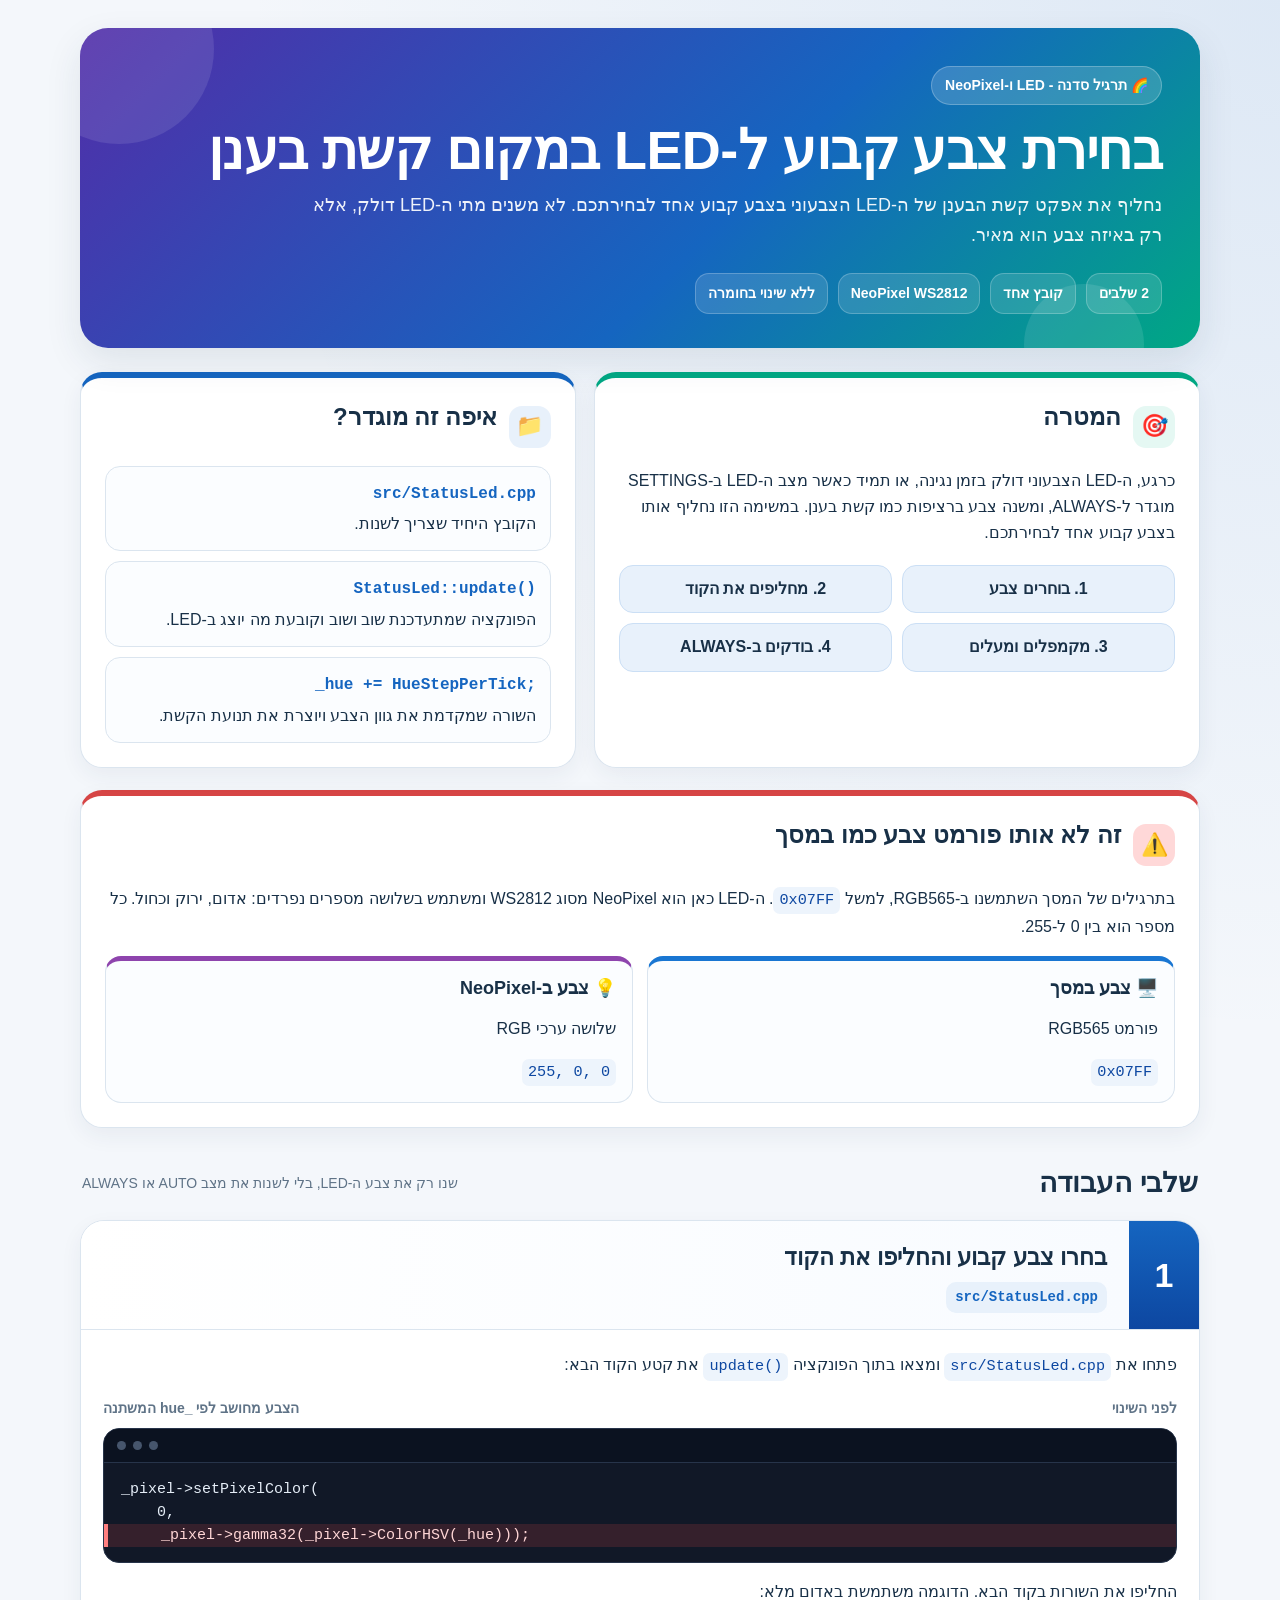
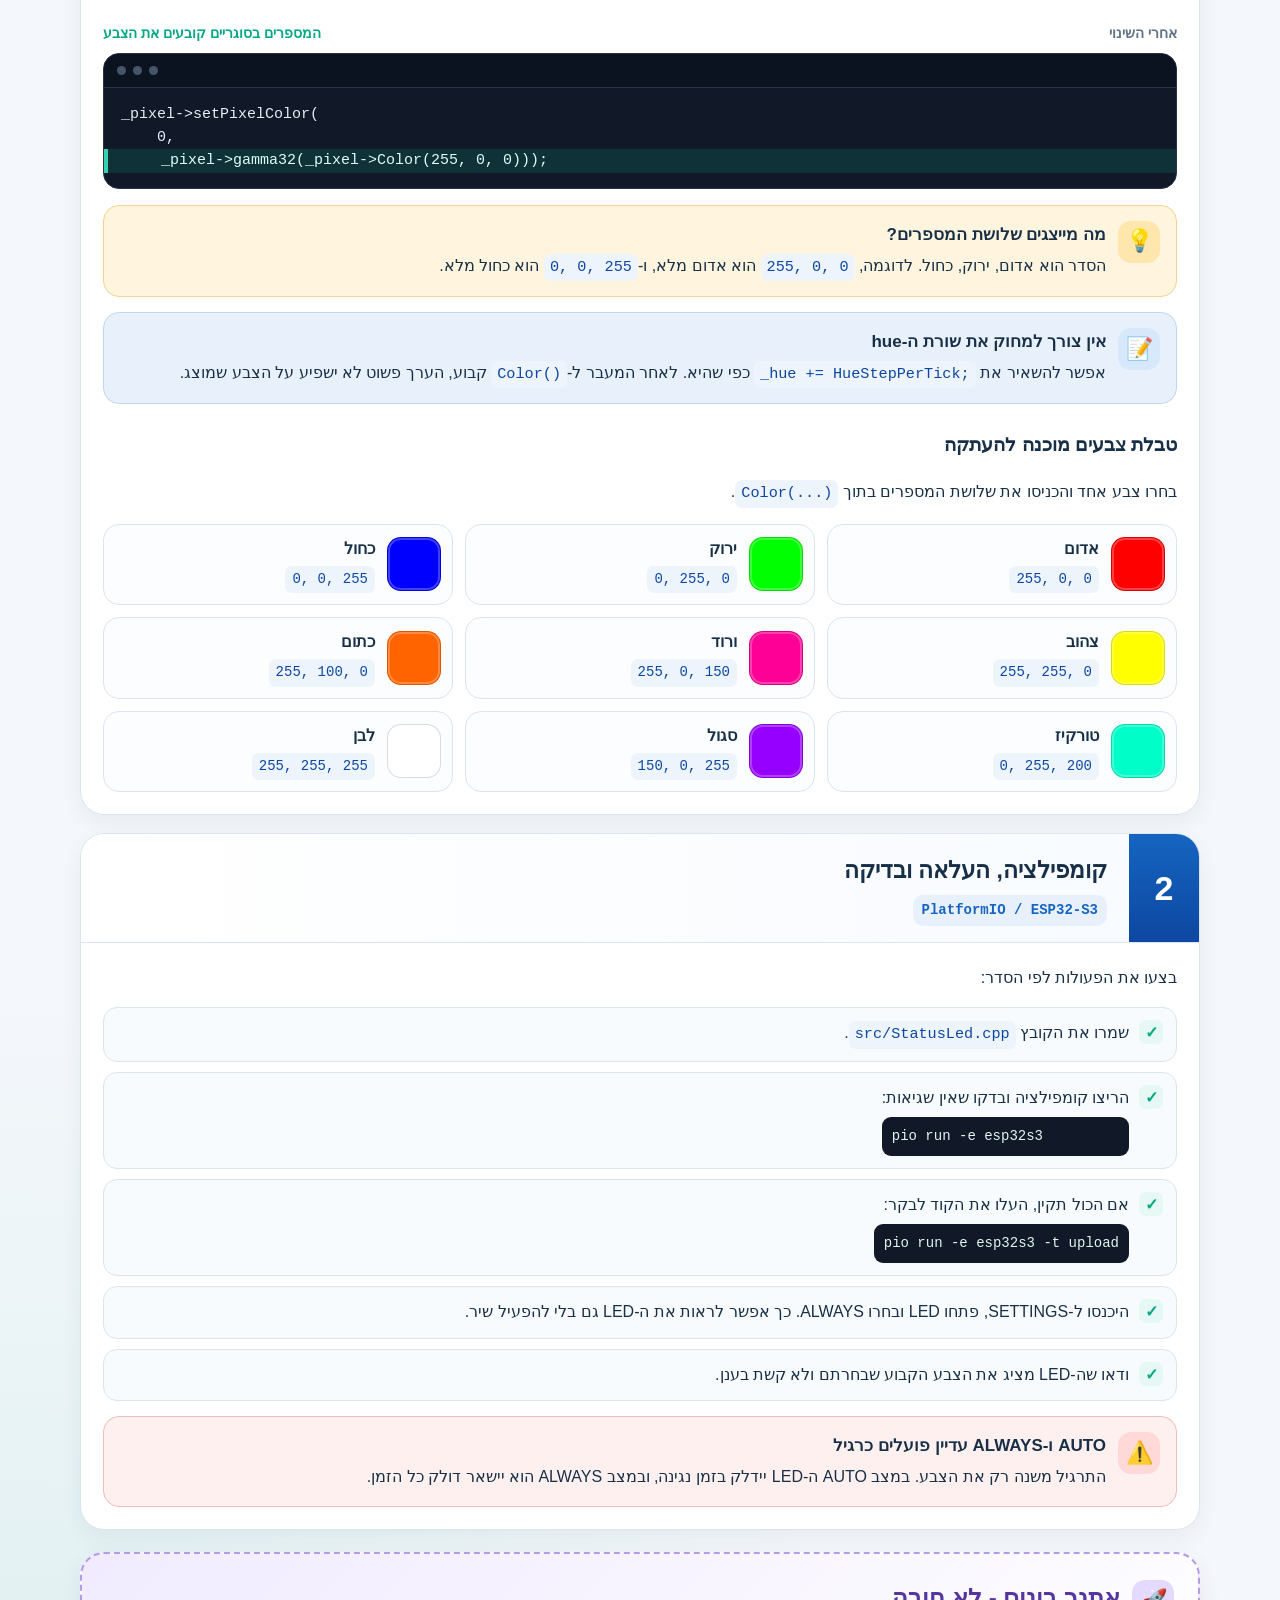
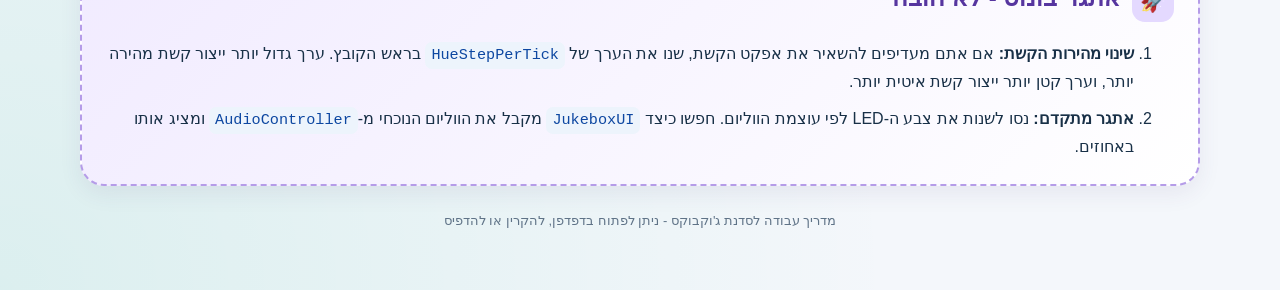
<file: ui-mockups/preview-3.html>
<!DOCTYPE html>
<html lang="he" dir="rtl">
<head>
  <meta charset="UTF-8">
  <meta name="viewport" content="width=device-width, initial-scale=1.0">
  <title>תרגיל סדנה - בחירת צבע קבוע ל-LED</title>
  <style>
    :root {
      --bg: #f4f7fb;
      --paper: #ffffff;
      --ink: #183047;
      --muted: #5f7387;
      --primary: #1565c0;
      --primary-soft: #e8f1fb;
      --accent: #00a884;
      --accent-soft: #e5f8f3;
      --warning: #f39c12;
      --warning-soft: #fff5df;
      --danger: #d64545;
      --danger-soft: #fff0f0;
      --bonus: #7b52c7;
      --bonus-soft: #f1ebff;
      --code-bg: #111827;
      --code-ink: #e5edf7;
      --line: #dbe5ef;
      --shadow: 0 14px 36px rgba(31, 56, 82, 0.10);
      --radius: 22px;
    }

    * { box-sizing: border-box; }
    html { scroll-behavior: smooth; }

    body {
      margin: 0;
      background:
        radial-gradient(circle at top right, rgba(21, 101, 192, 0.10), transparent 28%),
        radial-gradient(circle at bottom left, rgba(0, 168, 132, 0.10), transparent 24%),
        var(--bg);
      color: var(--ink);
      font-family: Arial, "Noto Sans Hebrew", sans-serif;
      line-height: 1.65;
    }

    .page {
      width: min(1120px, calc(100% - 28px));
      margin: 28px auto 48px;
    }

    .hero {
      position: relative;
      overflow: hidden;
      background: linear-gradient(135deg, #512da8, #1565c0 58%, #00a884);
      color: #fff;
      border-radius: 28px;
      padding: 38px 38px 34px;
      box-shadow: var(--shadow);
    }

    .hero::before,
    .hero::after {
      content: "";
      position: absolute;
      border-radius: 50%;
      background: rgba(255,255,255,0.10);
    }

    .hero::before {
      width: 190px;
      height: 190px;
      left: -56px;
      top: -74px;
    }

    .hero::after {
      width: 120px;
      height: 120px;
      right: 56px;
      bottom: -56px;
    }

    .eyebrow {
      display: inline-flex;
      align-items: center;
      gap: 8px;
      background: rgba(255,255,255,0.16);
      border: 1px solid rgba(255,255,255,0.24);
      border-radius: 999px;
      padding: 7px 13px;
      font-size: 14px;
      font-weight: 700;
      margin-bottom: 14px;
    }

    h1 {
      margin: 0 0 10px;
      font-size: clamp(30px, 5vw, 54px);
      line-height: 1.15;
      letter-spacing: -0.6px;
    }

    .hero p {
      margin: 0;
      max-width: 850px;
      font-size: 18px;
      color: rgba(255,255,255,0.92);
    }

    .hero-tags {
      display: flex;
      flex-wrap: wrap;
      gap: 10px;
      margin-top: 22px;
    }

    .hero-tag {
      background: rgba(255,255,255,0.13);
      border: 1px solid rgba(255,255,255,0.22);
      border-radius: 14px;
      padding: 8px 12px;
      font-size: 14px;
      font-weight: 700;
    }

    .section { margin-top: 24px; }

    .intro-grid {
      display: grid;
      grid-template-columns: 1.1fr 0.9fr;
      gap: 18px;
    }

    .panel {
      background: var(--paper);
      border: 1px solid var(--line);
      border-radius: var(--radius);
      padding: 24px;
      box-shadow: 0 8px 22px rgba(31, 56, 82, 0.06);
    }

    .panel h2,
    .panel h3 {
      margin-top: 0;
      line-height: 1.25;
    }

    .goal { border-top: 6px solid var(--accent); }
    .files { border-top: 6px solid var(--primary); }
    .important { border-top: 6px solid var(--danger); margin-top: 22px; }

    .icon-title {
      display: flex;
      align-items: center;
      gap: 12px;
      margin-bottom: 12px;
    }

    .icon {
      width: 42px;
      height: 42px;
      flex: 0 0 42px;
      display: grid;
      place-items: center;
      border-radius: 13px;
      font-size: 22px;
      background: var(--primary-soft);
    }

    .goal .icon { background: var(--accent-soft); }

    .file-list {
      display: grid;
      gap: 10px;
      margin-top: 14px;
    }

    .file-item {
      border: 1px solid var(--line);
      border-radius: 15px;
      padding: 13px 14px;
      background: #fbfdff;
    }

    .file-name {
      direction: ltr;
      unicode-bidi: embed;
      display: inline-block;
      font-family: Consolas, "Courier New", monospace;
      font-weight: 700;
      color: var(--primary);
      margin-bottom: 4px;
    }

    .roadmap {
      display: flex;
      align-items: stretch;
      gap: 10px;
      margin-top: 18px;
      flex-wrap: wrap;
    }

    .roadmap span {
      flex: 1 1 180px;
      text-align: center;
      background: var(--primary-soft);
      border: 1px solid #cbdff5;
      border-radius: 14px;
      padding: 10px;
      font-weight: 700;
    }

    .steps-title {
      display: flex;
      align-items: center;
      justify-content: space-between;
      gap: 12px;
      margin: 32px 2px 14px;
    }

    .steps-title h2 { margin: 0; font-size: 28px; }
    .steps-title .small { color: var(--muted); font-size: 14px; }

    .step {
      background: var(--paper);
      border: 1px solid var(--line);
      border-radius: 24px;
      padding: 0;
      overflow: hidden;
      margin-bottom: 18px;
      box-shadow: 0 8px 22px rgba(31, 56, 82, 0.06);
      break-inside: avoid;
    }

    .step-head {
      display: grid;
      grid-template-columns: 70px 1fr;
      align-items: stretch;
      min-height: 88px;
      border-bottom: 1px solid var(--line);
    }

    .step-number {
      display: grid;
      place-items: center;
      background: linear-gradient(180deg, var(--primary), #0d47a1);
      color: #fff;
      font-size: 34px;
      font-weight: 900;
    }

    .step-head-copy {
      padding: 18px 22px 16px;
      background: linear-gradient(90deg, #ffffff, #f8fbff);
    }

    .step-head h3 { margin: 0 0 5px; font-size: 23px; }

    .step-file {
      direction: ltr;
      unicode-bidi: embed;
      display: inline-flex;
      align-items: center;
      gap: 7px;
      font-family: Consolas, "Courier New", monospace;
      color: var(--primary);
      background: var(--primary-soft);
      border-radius: 10px;
      padding: 4px 9px;
      font-weight: 700;
      font-size: 14px;
    }

    .step-body { padding: 22px; }
    .step-body p:first-child { margin-top: 0; }

    .code-label {
      display: flex;
      justify-content: space-between;
      align-items: center;
      gap: 10px;
      margin: 15px 0 8px;
      color: var(--muted);
      font-size: 14px;
      font-weight: 700;
    }

    .code-label .action { color: var(--accent); }

    .code-box {
      direction: ltr;
      text-align: left;
      unicode-bidi: embed;
      background: var(--code-bg);
      color: var(--code-ink);
      border-radius: 16px;
      overflow: hidden;
      border: 1px solid #27344a;
      box-shadow: inset 0 1px 0 rgba(255,255,255,0.04);
      margin: 8px 0 16px;
    }

    .code-topbar {
      height: 34px;
      display: flex;
      align-items: center;
      gap: 7px;
      padding: 0 13px;
      background: #0b1220;
      border-bottom: 1px solid #27344a;
    }

    .dot {
      width: 9px;
      height: 9px;
      border-radius: 50%;
      background: #46556c;
    }

    pre {
      margin: 0;
      padding: 15px 17px;
      overflow-x: auto;
      font-family: Consolas, "Courier New", monospace;
      font-size: 15px;
      line-height: 1.55;
      tab-size: 4;
      white-space: pre;
    }

    .changed-line {
      display: block;
      margin: 0 -17px;
      padding: 0 14px 0 17px;
      background: rgba(0, 168, 132, 0.18);
      border-left: 4px solid #35d3ad;
      color: #d9fff5;
    }

    .old-line {
      display: block;
      margin: 0 -17px;
      padding: 0 14px 0 17px;
      background: rgba(214, 69, 69, 0.18);
      border-left: 4px solid #ff7f7f;
      color: #ffd6d6;
    }

    code.inline {
      direction: ltr;
      unicode-bidi: embed;
      display: inline-block;
      font-family: Consolas, "Courier New", monospace;
      font-size: 0.95em;
      color: #0d47a1;
      background: #edf4fc;
      border-radius: 7px;
      padding: 1px 6px;
    }

    .callout {
      display: grid;
      grid-template-columns: 42px 1fr;
      gap: 12px;
      border-radius: 16px;
      padding: 15px 16px;
      margin: 15px 0 0;
      border: 1px solid;
      break-inside: avoid;
    }

    .callout-icon {
      width: 42px;
      height: 42px;
      display: grid;
      place-items: center;
      border-radius: 13px;
      font-size: 22px;
    }

    .callout h4 { margin: 0 0 4px; font-size: 17px; }
    .callout p { margin: 0; }

    .tip { background: var(--warning-soft); border-color: #f4d394; }
    .tip .callout-icon { background: #ffe6ad; }
    .note { background: var(--primary-soft); border-color: #bdd6f1; }
    .note .callout-icon { background: #d7e8fa; }
    .warning { background: var(--danger-soft); border-color: #f2bcbc; }
    .warning .callout-icon { background: #ffd8d8; }

    .format-compare {
      display: grid;
      grid-template-columns: 1fr 1fr;
      gap: 14px;
      margin-top: 14px;
    }

    .format-card {
      border: 1px solid var(--line);
      border-radius: 16px;
      padding: 16px;
      background: #fbfdff;
    }

    .format-card h3 { margin: 0 0 8px; font-size: 18px; }
    .format-card.screen { border-top: 5px solid #1976d2; }
    .format-card.led { border-top: 5px solid #8e44ad; }

    .color-grid {
      display: grid;
      grid-template-columns: repeat(3, minmax(0, 1fr));
      gap: 12px;
      margin-top: 16px;
    }

    .color-card {
      display: grid;
      grid-template-columns: 54px 1fr;
      align-items: center;
      gap: 12px;
      border: 1px solid var(--line);
      background: #fbfdff;
      border-radius: 16px;
      padding: 11px;
      break-inside: avoid;
    }

    .swatch {
      width: 54px;
      height: 54px;
      border-radius: 14px;
      border: 1px solid rgba(0,0,0,0.14);
      box-shadow: inset 0 0 0 2px rgba(255,255,255,0.25);
    }

    .color-name { font-weight: 800; margin-bottom: 3px; }
    .color-code {
      direction: ltr;
      unicode-bidi: embed;
      display: inline-block;
      font-family: Consolas, "Courier New", monospace;
      background: #edf4fc;
      color: #0d47a1;
      border-radius: 7px;
      padding: 2px 7px;
      font-size: 14px;
    }

    .checklist {
      display: grid;
      gap: 10px;
      margin-top: 14px;
    }

    .check {
      display: flex;
      align-items: flex-start;
      gap: 10px;
      background: #f8fbfd;
      border: 1px solid var(--line);
      border-radius: 14px;
      padding: 12px 13px;
    }

    .check-mark {
      width: 24px;
      height: 24px;
      flex: 0 0 24px;
      display: grid;
      place-items: center;
      border-radius: 7px;
      background: var(--accent-soft);
      color: var(--accent);
      font-weight: 900;
    }

    .command {
      direction: ltr;
      unicode-bidi: embed;
      display: block;
      margin-top: 6px;
      padding: 8px 10px;
      background: var(--code-bg);
      color: #dff7ef;
      border-radius: 9px;
      font-family: Consolas, "Courier New", monospace;
      font-size: 14px;
      overflow-wrap: anywhere;
    }

    .bonus {
      margin-top: 22px;
      background: linear-gradient(135deg, var(--bonus-soft), #ffffff);
      border: 2px dashed #b59ce8;
      border-radius: 24px;
      padding: 24px;
      box-shadow: 0 8px 22px rgba(73, 48, 120, 0.08);
      break-inside: avoid;
    }

    .bonus .icon { background: #e4d9ff; }
    .bonus h2 { margin: 0 0 8px; color: #56359f; }
    .bonus ol { margin-bottom: 0; }

    .footer {
      text-align: center;
      color: var(--muted);
      padding: 24px 10px 10px;
      font-size: 13px;
    }

    @media (max-width: 800px) {
      .intro-grid,
      .format-compare { grid-template-columns: 1fr; }
      .color-grid { grid-template-columns: 1fr 1fr; }
      .hero { padding: 28px 24px; }
      .step-head { grid-template-columns: 56px 1fr; }
      .step-number { font-size: 28px; }
      .step-head-copy { padding: 15px 16px; }
      .step-body { padding: 17px; }
      pre { font-size: 13px; }
    }

    @media (max-width: 540px) {
      .color-grid { grid-template-columns: 1fr; }
    }

    @media print {
      @page { size: A4; margin: 12mm; }
      body {
        background: #fff;
        -webkit-print-color-adjust: exact;
        print-color-adjust: exact;
      }
      .page { width: 100%; margin: 0; }
      .hero, .panel, .step, .bonus { box-shadow: none; }
      .hero { border-radius: 18px; }
      .step, .callout, .bonus, .panel, .color-card { break-inside: avoid; }
    }
  </style>
</head>
<body>
  <main class="page">
    <header class="hero">
      <div class="eyebrow">🌈 תרגיל סדנה - LED ו-NeoPixel</div>
      <h1>בחירת צבע קבוע ל-LED במקום קשת בענן</h1>
      <p>
        נחליף את אפקט קשת הבענן של ה-LED הצבעוני בצבע קבוע אחד לבחירתכם.
        לא משנים מתי ה-LED דולק, אלא רק באיזה צבע הוא מאיר.
      </p>
      <div class="hero-tags">
        <span class="hero-tag">2 שלבים</span>
        <span class="hero-tag">קובץ אחד</span>
        <span class="hero-tag">NeoPixel WS2812</span>
        <span class="hero-tag">ללא שינוי בחומרה</span>
      </div>
    </header>

    <section class="section intro-grid">
      <article class="panel goal">
        <div class="icon-title">
          <div class="icon">🎯</div>
          <div><h2>המטרה</h2></div>
        </div>
        <p>
          כרגע, ה-LED הצבעוני דולק בזמן נגינה, או תמיד כאשר מצב ה-LED ב-SETTINGS
          מוגדר ל-ALWAYS, ומשנה צבע ברציפות כמו קשת בענן. במשימה הזו נחליף אותו
          בצבע קבוע אחד לבחירתכם.
        </p>
        <div class="roadmap">
          <span>1. בוחרים צבע</span>
          <span>2. מחליפים את הקוד</span>
          <span>3. מקמפלים ומעלים</span>
          <span>4. בודקים ב-ALWAYS</span>
        </div>
      </article>

      <article class="panel files">
        <div class="icon-title">
          <div class="icon">📁</div>
          <div><h2>איפה זה מוגדר?</h2></div>
        </div>
        <div class="file-list">
          <div class="file-item">
            <div class="file-name">src/StatusLed.cpp</div>
            <div>הקובץ היחיד שצריך לשנות.</div>
          </div>
          <div class="file-item">
            <div class="file-name">StatusLed::update()</div>
            <div>הפונקציה שמתעדכנת שוב ושוב וקובעת מה יוצג ב-LED.</div>
          </div>
          <div class="file-item">
            <div class="file-name">_hue += HueStepPerTick;</div>
            <div>השורה שמקדמת את גוון הצבע ויוצרת את תנועת הקשת.</div>
          </div>
        </div>
      </article>
    </section>

    <section class="panel important">
      <div class="icon-title">
        <div class="icon" style="background:#ffd8d8;">⚠️</div>
        <div><h2>זה לא אותו פורמט צבע כמו במסך</h2></div>
      </div>
      <p>
        בתרגילים של המסך השתמשנו ב-RGB565, למשל <code class="inline">0x07FF</code>.
        ה-LED כאן הוא NeoPixel מסוג WS2812 ומשתמש בשלושה מספרים נפרדים:
        אדום, ירוק וכחול. כל מספר הוא בין 0 ל-255.
      </p>
      <div class="format-compare">
        <div class="format-card screen">
          <h3>🖥️ צבע במסך</h3>
          <p>פורמט RGB565</p>
          <code class="inline">0x07FF</code>
        </div>
        <div class="format-card led">
          <h3>💡 צבע ב-NeoPixel</h3>
          <p>שלושה ערכי RGB</p>
          <code class="inline">255, 0, 0</code>
        </div>
      </div>
    </section>

    <div class="steps-title">
      <h2>שלבי העבודה</h2>
      <div class="small">שנו רק את צבע ה-LED, בלי לשנות את מצב AUTO או ALWAYS</div>
    </div>

    <section class="step">
      <div class="step-head">
        <div class="step-number">1</div>
        <div class="step-head-copy">
          <h3>בחרו צבע קבוע והחליפו את הקוד</h3>
          <div class="step-file">src/StatusLed.cpp</div>
        </div>
      </div>
      <div class="step-body">
        <p>
          פתחו את <code class="inline">src/StatusLed.cpp</code> ומצאו בתוך הפונקציה
          <code class="inline">update()</code> את קטע הקוד הבא:
        </p>

        <div class="code-label">
          <span>לפני השינוי</span>
          <span>הצבע מחושב לפי _hue המשתנה</span>
        </div>
        <div class="code-box">
          <div class="code-topbar"><span class="dot"></span><span class="dot"></span><span class="dot"></span></div>
          <pre>_pixel-&gt;setPixelColor(
    0,
<span class="old-line">    _pixel-&gt;gamma32(_pixel-&gt;ColorHSV(_hue)));</span></pre>
        </div>

        <p>
          החליפו את השורות בקוד הבא. הדוגמה משתמשת באדום מלא:
        </p>

        <div class="code-label">
          <span>אחרי השינוי</span>
          <span class="action">המספרים בסוגריים קובעים את הצבע</span>
        </div>
        <div class="code-box">
          <div class="code-topbar"><span class="dot"></span><span class="dot"></span><span class="dot"></span></div>
          <pre>_pixel-&gt;setPixelColor(
    0,
<span class="changed-line">    _pixel-&gt;gamma32(_pixel-&gt;Color(255, 0, 0)));</span></pre>
        </div>

        <div class="callout tip">
          <div class="callout-icon">💡</div>
          <div>
            <h4>מה מייצגים שלושת המספרים?</h4>
            <p>
              הסדר הוא אדום, ירוק, כחול. לדוגמה,
              <code class="inline">255, 0, 0</code> הוא אדום מלא,
              ו-<code class="inline">0, 0, 255</code> הוא כחול מלא.
            </p>
          </div>
        </div>

        <div class="callout note">
          <div class="callout-icon">📝</div>
          <div>
            <h4>אין צורך למחוק את שורת ה-hue</h4>
            <p>
              אפשר להשאיר את <code class="inline">_hue += HueStepPerTick;</code> כפי שהיא.
              לאחר המעבר ל-<code class="inline">Color()</code> קבוע, הערך פשוט לא ישפיע על
              הצבע שמוצג.
            </p>
          </div>
        </div>

        <h3 style="margin-top:26px;">טבלת צבעים מוכנה להעתקה</h3>
        <p>בחרו צבע אחד והכניסו את שלושת המספרים בתוך <code class="inline">Color(...)</code>.</p>

        <div class="color-grid">
          <div class="color-card"><div class="swatch" style="background:rgb(255,0,0);"></div><div><div class="color-name">אדום</div><span class="color-code">255, 0, 0</span></div></div>
          <div class="color-card"><div class="swatch" style="background:rgb(0,255,0);"></div><div><div class="color-name">ירוק</div><span class="color-code">0, 255, 0</span></div></div>
          <div class="color-card"><div class="swatch" style="background:rgb(0,0,255);"></div><div><div class="color-name">כחול</div><span class="color-code">0, 0, 255</span></div></div>
          <div class="color-card"><div class="swatch" style="background:rgb(255,255,0);"></div><div><div class="color-name">צהוב</div><span class="color-code">255, 255, 0</span></div></div>
          <div class="color-card"><div class="swatch" style="background:rgb(255,0,150);"></div><div><div class="color-name">ורוד</div><span class="color-code">255, 0, 150</span></div></div>
          <div class="color-card"><div class="swatch" style="background:rgb(255,100,0);"></div><div><div class="color-name">כתום</div><span class="color-code">255, 100, 0</span></div></div>
          <div class="color-card"><div class="swatch" style="background:rgb(0,255,200);"></div><div><div class="color-name">טורקיז</div><span class="color-code">0, 255, 200</span></div></div>
          <div class="color-card"><div class="swatch" style="background:rgb(150,0,255);"></div><div><div class="color-name">סגול</div><span class="color-code">150, 0, 255</span></div></div>
          <div class="color-card"><div class="swatch" style="background:rgb(255,255,255);"></div><div><div class="color-name">לבן</div><span class="color-code">255, 255, 255</span></div></div>
        </div>
      </div>
    </section>

    <section class="step">
      <div class="step-head">
        <div class="step-number">2</div>
        <div class="step-head-copy">
          <h3>קומפילציה, העלאה ובדיקה</h3>
          <div class="step-file">PlatformIO / ESP32-S3</div>
        </div>
      </div>
      <div class="step-body">
        <p>בצעו את הפעולות לפי הסדר:</p>

        <div class="checklist">
          <div class="check">
            <div class="check-mark">✓</div>
            <div>שמרו את הקובץ <code class="inline">src/StatusLed.cpp</code>.</div>
          </div>

          <div class="check">
            <div class="check-mark">✓</div>
            <div>
              הריצו קומפילציה ובדקו שאין שגיאות:
              <span class="command">pio run -e esp32s3</span>
            </div>
          </div>

          <div class="check">
            <div class="check-mark">✓</div>
            <div>
              אם הכול תקין, העלו את הקוד לבקר:
              <span class="command">pio run -e esp32s3 -t upload</span>
            </div>
          </div>

          <div class="check">
            <div class="check-mark">✓</div>
            <div>
              היכנסו ל-SETTINGS, פתחו LED ובחרו ALWAYS. כך אפשר לראות את ה-LED
              גם בלי להפעיל שיר.
            </div>
          </div>

          <div class="check">
            <div class="check-mark">✓</div>
            <div>ודאו שה-LED מציג את הצבע הקבוע שבחרתם ולא קשת בענן.</div>
          </div>
        </div>

        <div class="callout warning">
          <div class="callout-icon">⚠️</div>
          <div>
            <h4>AUTO ו-ALWAYS עדיין פועלים כרגיל</h4>
            <p>
              התרגיל משנה רק את הצבע. במצב AUTO ה-LED יידלק בזמן נגינה,
              ובמצב ALWAYS הוא יישאר דולק כל הזמן.
            </p>
          </div>
        </div>
      </div>
    </section>

    <section class="bonus">
      <div class="icon-title">
        <div class="icon">🚀</div>
        <div><h2>אתגר בונוס - לא חובה</h2></div>
      </div>
      <ol>
        <li>
          <strong>שינוי מהירות הקשת:</strong> אם אתם מעדיפים להשאיר את אפקט הקשת,
          שנו את הערך של <code class="inline">HueStepPerTick</code> בראש הקובץ.
          ערך גדול יותר ייצור קשת מהירה יותר, וערך קטן יותר ייצור קשת איטית יותר.
        </li>
        <li style="margin-top:10px;">
          <strong>אתגר מתקדם:</strong> נסו לשנות את צבע ה-LED לפי עוצמת הווליום.
          חפשו כיצד <code class="inline">JukeboxUI</code> מקבל את הווליום הנוכחי
          מ-<code class="inline">AudioController</code> ומציג אותו באחוזים.
        </li>
      </ol>
    </section>

    <footer class="footer">
      מדריך עבודה לסדנת ג'וקבוקס - ניתן לפתוח בדפדפן, להקרין או להדפיס
    </footer>
  </main>
</body>
</html>
</file>
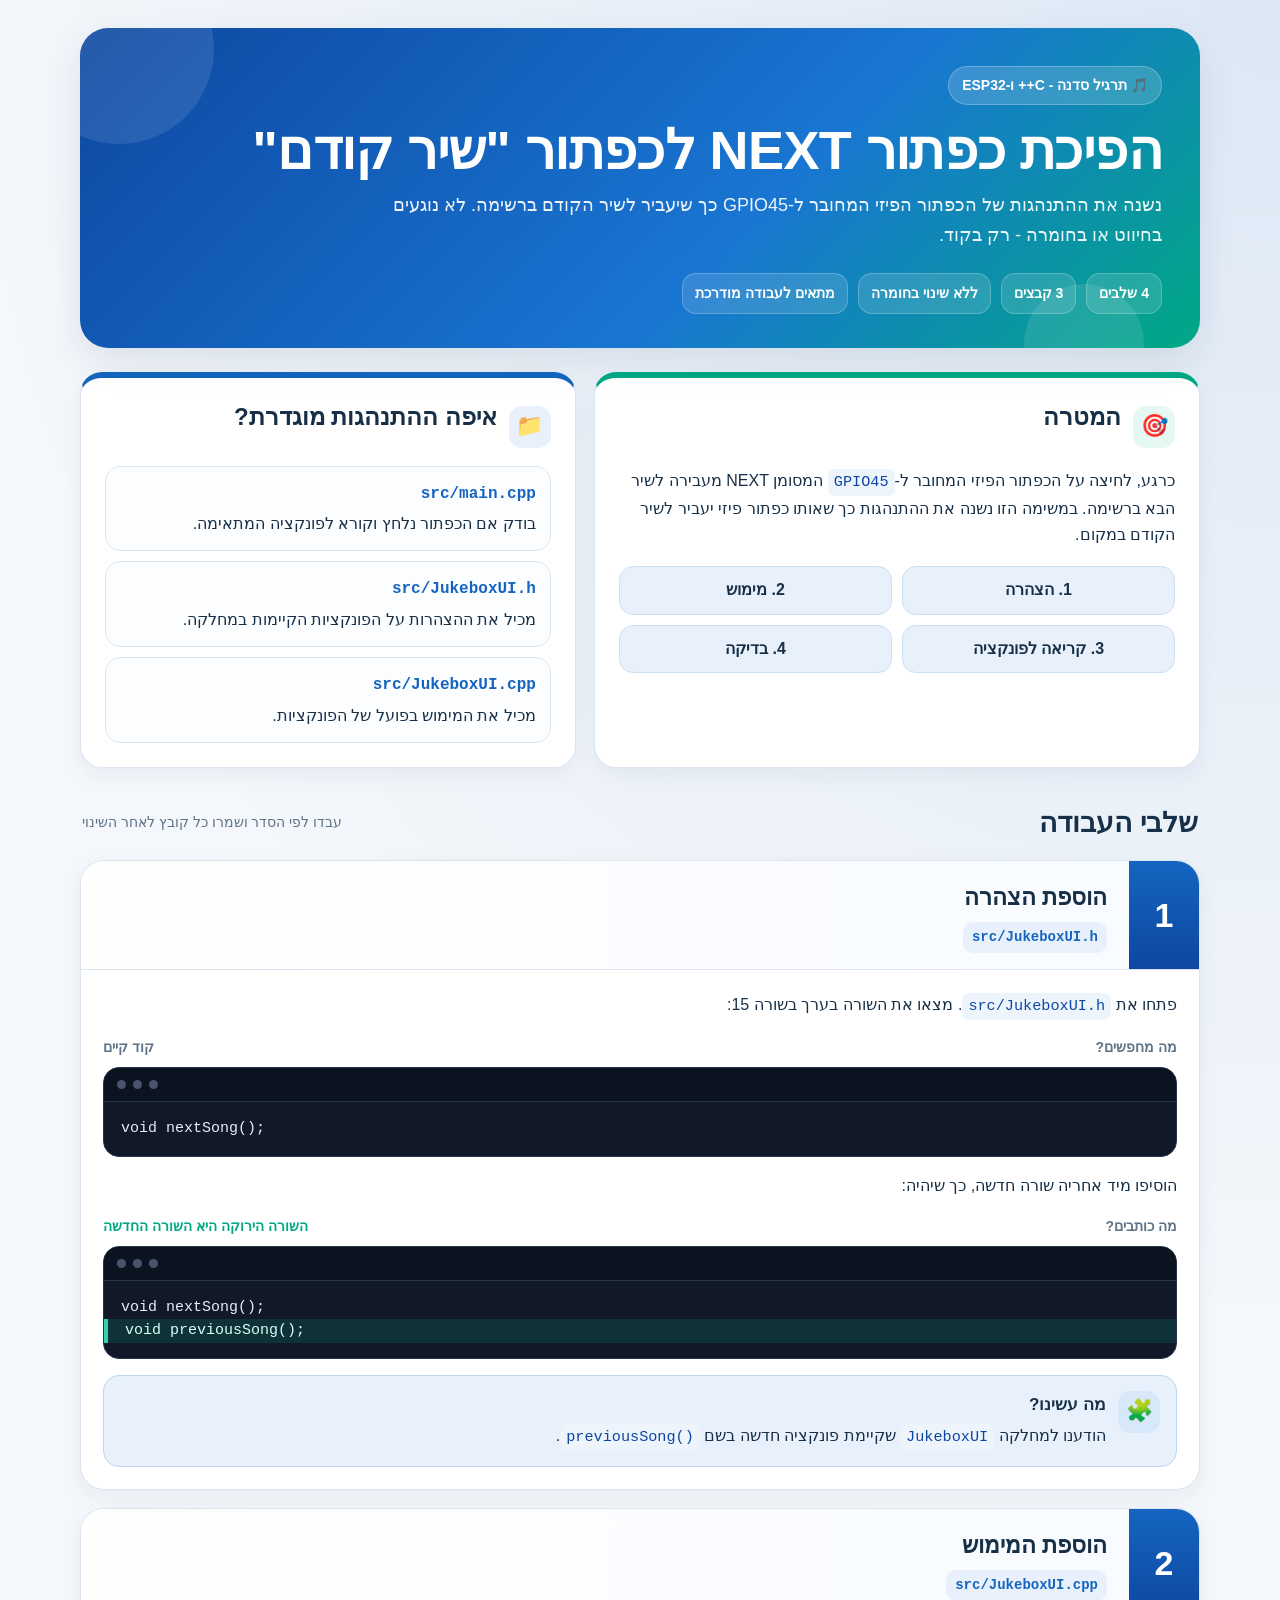
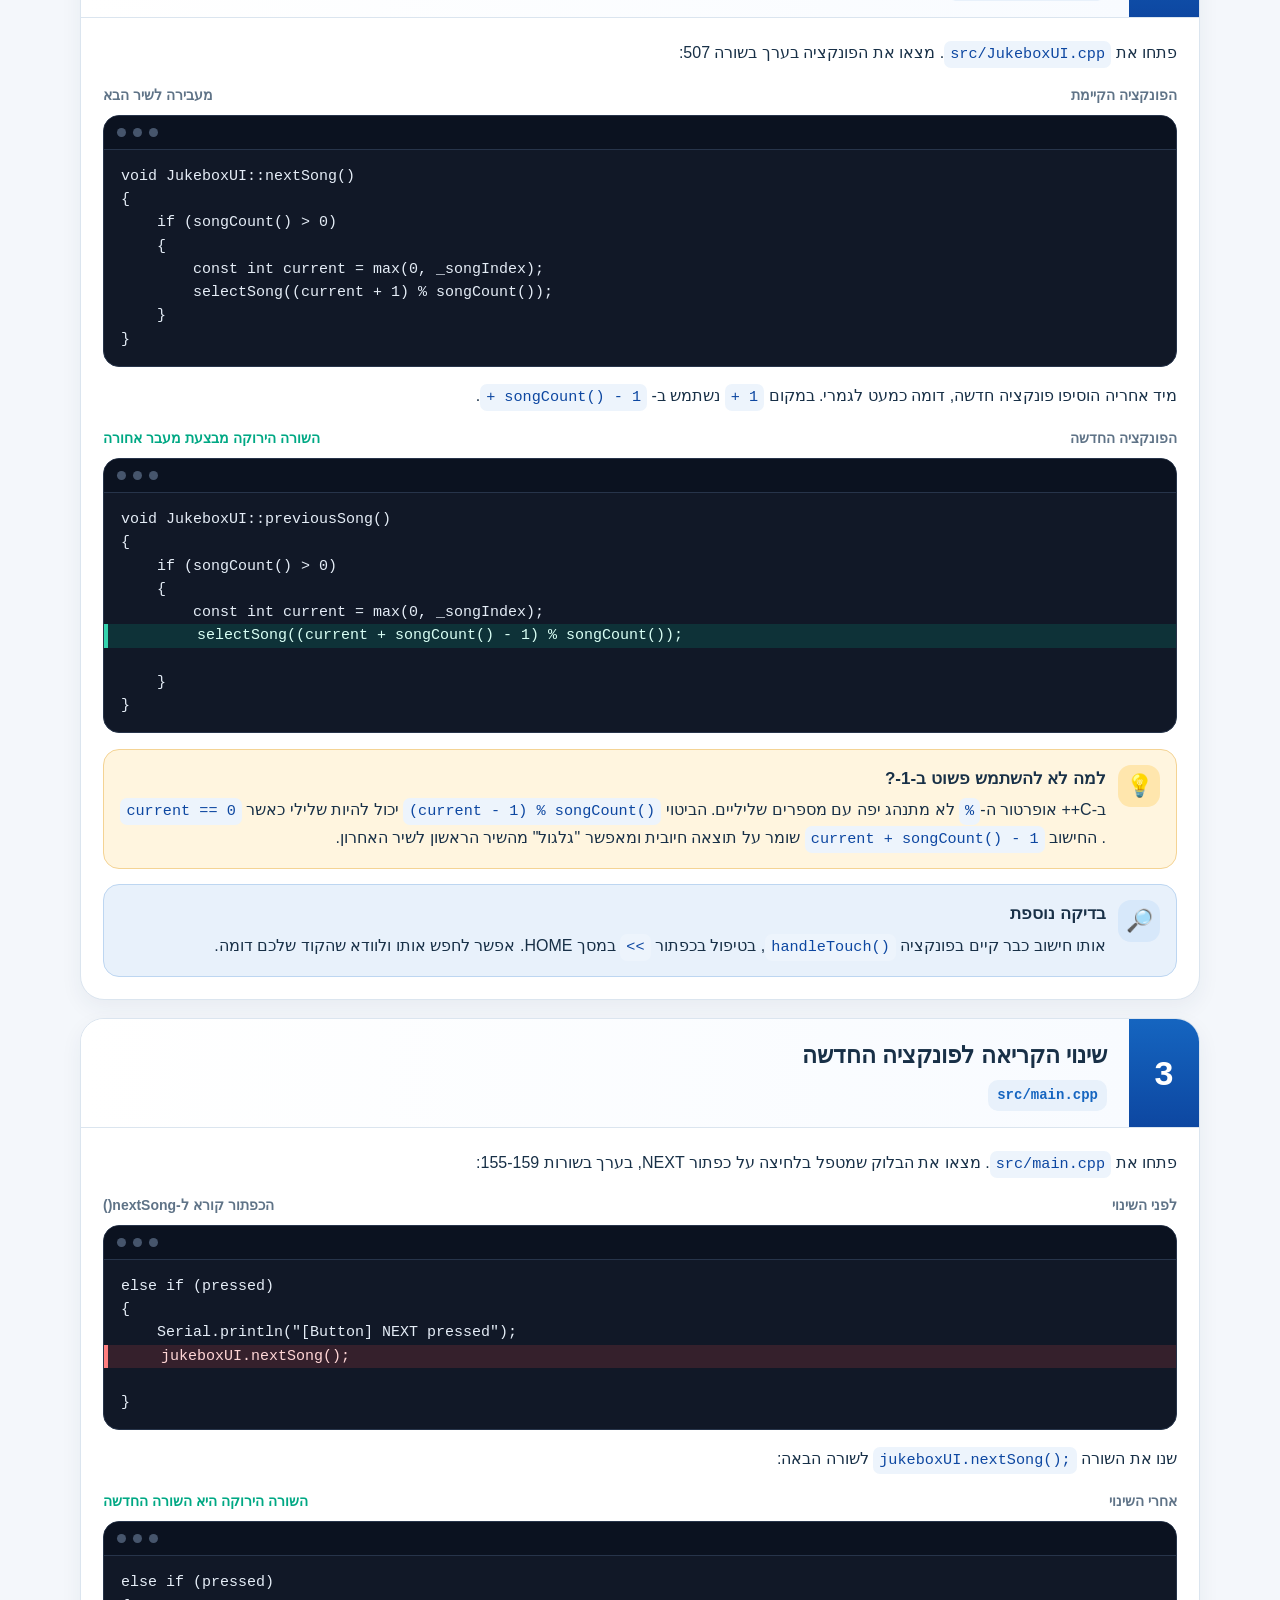
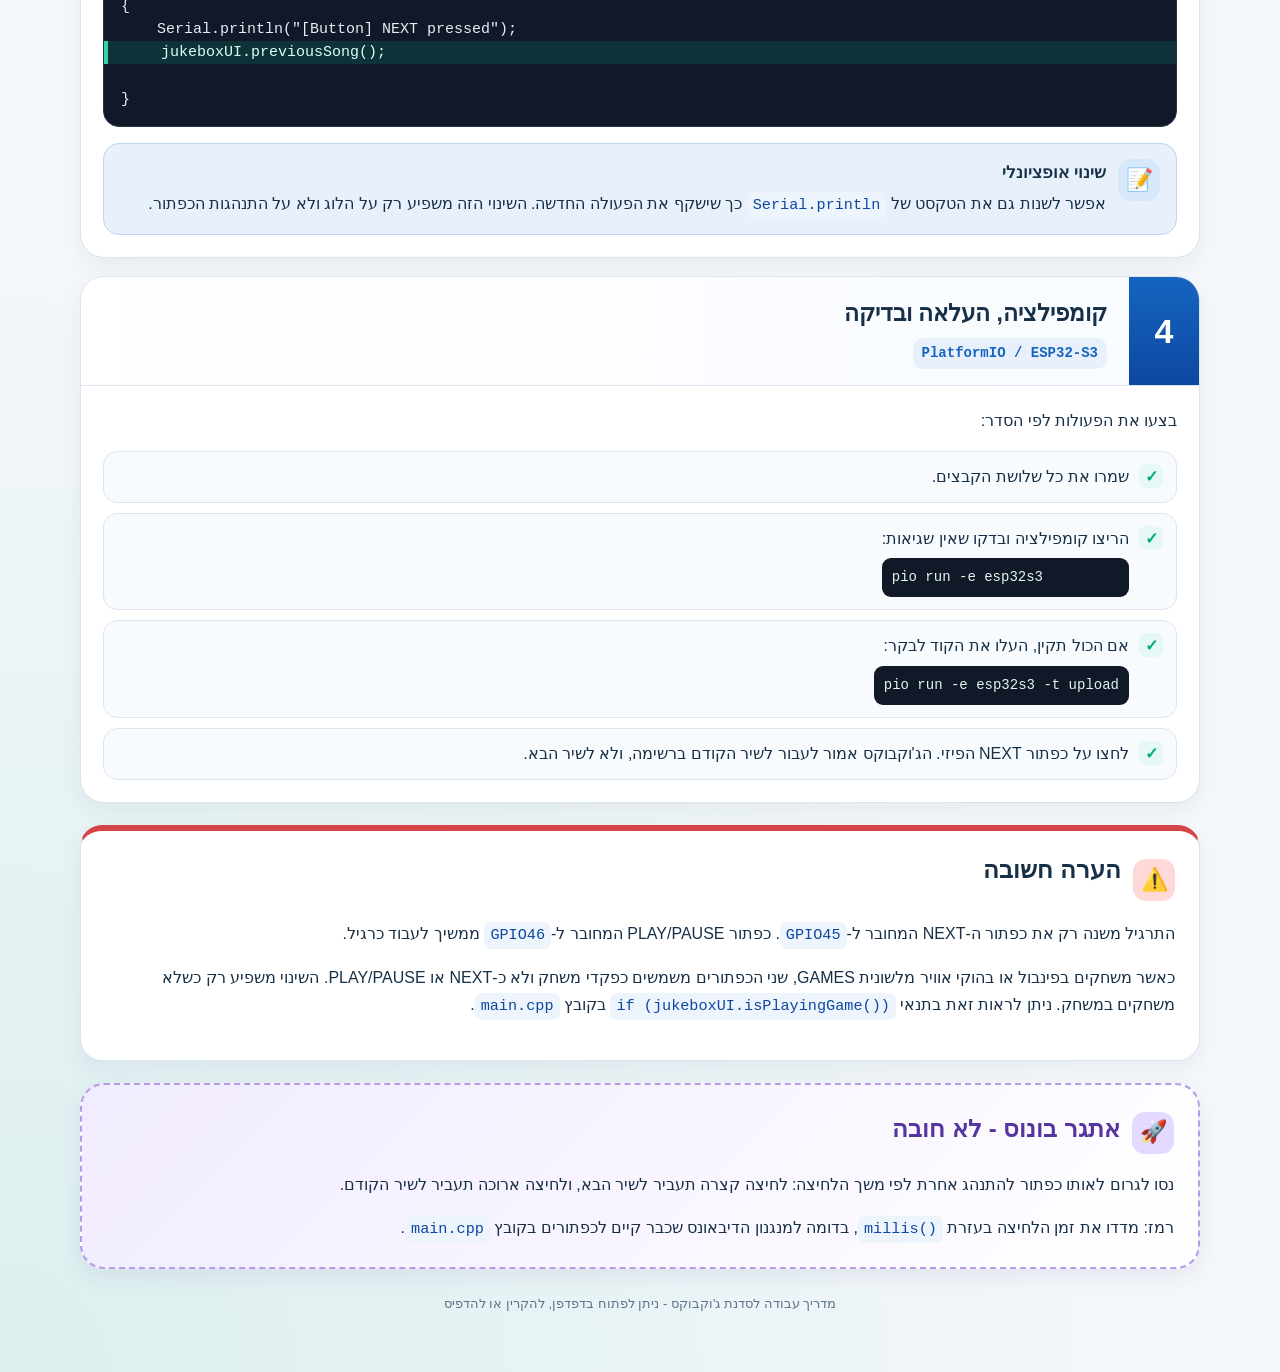
<file: ui-mockups/preview.html>
<!DOCTYPE html>
<html lang="he" dir="rtl">
<head>
  <meta charset="UTF-8">
  <meta name="viewport" content="width=device-width, initial-scale=1.0">
  <title>תרגיל סדנה - הפיכת NEXT לשיר קודם</title>
  <style>
    :root {
      --bg: #f4f7fb;
      --paper: #ffffff;
      --ink: #183047;
      --muted: #5f7387;
      --primary: #1565c0;
      --primary-soft: #e8f1fb;
      --accent: #00a884;
      --accent-soft: #e5f8f3;
      --warning: #f39c12;
      --warning-soft: #fff5df;
      --danger: #d64545;
      --danger-soft: #fff0f0;
      --bonus: #7b52c7;
      --bonus-soft: #f1ebff;
      --code-bg: #111827;
      --code-ink: #e5edf7;
      --line: #dbe5ef;
      --shadow: 0 14px 36px rgba(31, 56, 82, 0.10);
      --radius: 22px;
    }

    * {
      box-sizing: border-box;
    }

    html {
      scroll-behavior: smooth;
    }

    body {
      margin: 0;
      background:
        radial-gradient(circle at top right, rgba(21, 101, 192, 0.10), transparent 28%),
        radial-gradient(circle at bottom left, rgba(0, 168, 132, 0.10), transparent 24%),
        var(--bg);
      color: var(--ink);
      font-family: Arial, "Noto Sans Hebrew", sans-serif;
      line-height: 1.65;
    }

    .page {
      width: min(1120px, calc(100% - 28px));
      margin: 28px auto 48px;
    }

    .hero {
      position: relative;
      overflow: hidden;
      background: linear-gradient(135deg, #0d47a1, #1976d2 60%, #00a884);
      color: #fff;
      border-radius: 28px;
      padding: 38px 38px 34px;
      box-shadow: var(--shadow);
    }

    .hero::before,
    .hero::after {
      content: "";
      position: absolute;
      border-radius: 50%;
      background: rgba(255,255,255,0.10);
    }

    .hero::before {
      width: 190px;
      height: 190px;
      left: -56px;
      top: -74px;
    }

    .hero::after {
      width: 120px;
      height: 120px;
      right: 56px;
      bottom: -56px;
    }

    .eyebrow {
      display: inline-flex;
      align-items: center;
      gap: 8px;
      background: rgba(255,255,255,0.16);
      border: 1px solid rgba(255,255,255,0.24);
      border-radius: 999px;
      padding: 7px 13px;
      font-size: 14px;
      font-weight: 700;
      margin-bottom: 14px;
    }

    h1 {
      margin: 0 0 10px;
      font-size: clamp(30px, 5vw, 54px);
      line-height: 1.15;
      letter-spacing: -0.6px;
    }

    .hero p {
      margin: 0;
      max-width: 820px;
      font-size: 18px;
      color: rgba(255,255,255,0.92);
    }

    .hero-tags {
      display: flex;
      flex-wrap: wrap;
      gap: 10px;
      margin-top: 22px;
    }

    .hero-tag {
      background: rgba(255,255,255,0.13);
      border: 1px solid rgba(255,255,255,0.22);
      border-radius: 14px;
      padding: 8px 12px;
      font-size: 14px;
      font-weight: 700;
    }

    .section {
      margin-top: 24px;
    }

    .intro-grid {
      display: grid;
      grid-template-columns: 1.1fr 0.9fr;
      gap: 18px;
    }

    .panel {
      background: var(--paper);
      border: 1px solid var(--line);
      border-radius: var(--radius);
      padding: 24px;
      box-shadow: 0 8px 22px rgba(31, 56, 82, 0.06);
    }

    .panel h2,
    .panel h3 {
      margin-top: 0;
      line-height: 1.25;
    }

    .goal {
      border-top: 6px solid var(--accent);
    }

    .files {
      border-top: 6px solid var(--primary);
    }

    .icon-title {
      display: flex;
      align-items: center;
      gap: 12px;
      margin-bottom: 12px;
    }

    .icon {
      width: 42px;
      height: 42px;
      flex: 0 0 42px;
      display: grid;
      place-items: center;
      border-radius: 13px;
      font-size: 22px;
      background: var(--primary-soft);
    }

    .goal .icon {
      background: var(--accent-soft);
    }

    .file-list {
      display: grid;
      gap: 10px;
      margin-top: 14px;
    }

    .file-item {
      border: 1px solid var(--line);
      border-radius: 15px;
      padding: 13px 14px;
      background: #fbfdff;
    }

    .file-name {
      direction: ltr;
      unicode-bidi: embed;
      display: inline-block;
      font-family: Consolas, "Courier New", monospace;
      font-weight: 700;
      color: var(--primary);
      margin-bottom: 4px;
    }

    .roadmap {
      display: flex;
      align-items: stretch;
      gap: 10px;
      margin-top: 18px;
      flex-wrap: wrap;
    }

    .roadmap span {
      flex: 1 1 180px;
      text-align: center;
      background: var(--primary-soft);
      border: 1px solid #cbdff5;
      border-radius: 14px;
      padding: 10px;
      font-weight: 700;
    }

    .steps-title {
      display: flex;
      align-items: center;
      justify-content: space-between;
      gap: 12px;
      margin: 32px 2px 14px;
    }

    .steps-title h2 {
      margin: 0;
      font-size: 28px;
    }

    .steps-title .small {
      color: var(--muted);
      font-size: 14px;
    }

    .step {
      background: var(--paper);
      border: 1px solid var(--line);
      border-radius: 24px;
      padding: 0;
      overflow: hidden;
      margin-bottom: 18px;
      box-shadow: 0 8px 22px rgba(31, 56, 82, 0.06);
      break-inside: avoid;
    }

    .step-head {
      display: grid;
      grid-template-columns: 70px 1fr;
      align-items: stretch;
      min-height: 88px;
      border-bottom: 1px solid var(--line);
    }

    .step-number {
      display: grid;
      place-items: center;
      background: linear-gradient(180deg, var(--primary), #0d47a1);
      color: #fff;
      font-size: 34px;
      font-weight: 900;
    }

    .step-head-copy {
      padding: 18px 22px 16px;
      background: linear-gradient(90deg, #ffffff, #f8fbff);
    }

    .step-head h3 {
      margin: 0 0 5px;
      font-size: 23px;
    }

    .step-file {
      direction: ltr;
      unicode-bidi: embed;
      display: inline-flex;
      align-items: center;
      gap: 7px;
      font-family: Consolas, "Courier New", monospace;
      color: var(--primary);
      background: var(--primary-soft);
      border-radius: 10px;
      padding: 4px 9px;
      font-weight: 700;
      font-size: 14px;
    }

    .step-body {
      padding: 22px;
    }

    .step-body p:first-child {
      margin-top: 0;
    }

    .code-label {
      display: flex;
      justify-content: space-between;
      align-items: center;
      gap: 10px;
      margin: 15px 0 8px;
      color: var(--muted);
      font-size: 14px;
      font-weight: 700;
    }

    .code-label .action {
      color: var(--accent);
    }

    .code-box {
      direction: ltr;
      text-align: left;
      unicode-bidi: embed;
      background: var(--code-bg);
      color: var(--code-ink);
      border-radius: 16px;
      overflow: hidden;
      border: 1px solid #27344a;
      box-shadow: inset 0 1px 0 rgba(255,255,255,0.04);
      margin: 8px 0 16px;
    }

    .code-topbar {
      height: 34px;
      display: flex;
      align-items: center;
      gap: 7px;
      padding: 0 13px;
      background: #0b1220;
      border-bottom: 1px solid #27344a;
    }

    .dot {
      width: 9px;
      height: 9px;
      border-radius: 50%;
      background: #46556c;
    }

    pre {
      margin: 0;
      padding: 15px 17px;
      overflow-x: auto;
      font-family: Consolas, "Courier New", monospace;
      font-size: 15px;
      line-height: 1.55;
      tab-size: 4;
      white-space: pre;
    }

    .changed-line {
      display: block;
      margin: 0 -17px;
      padding: 0 14px 0 17px;
      background: rgba(0, 168, 132, 0.18);
      border-left: 4px solid #35d3ad;
      color: #d9fff5;
    }

    .removed-line {
      display: block;
      margin: 0 -17px;
      padding: 0 14px 0 17px;
      background: rgba(214, 69, 69, 0.18);
      border-left: 4px solid #ff7f7f;
      color: #ffd6d6;
    }

    code.inline {
      direction: ltr;
      unicode-bidi: embed;
      display: inline-block;
      font-family: Consolas, "Courier New", monospace;
      font-size: 0.95em;
      color: #0d47a1;
      background: #edf4fc;
      border-radius: 7px;
      padding: 1px 6px;
    }

    .callout {
      display: grid;
      grid-template-columns: 42px 1fr;
      gap: 12px;
      border-radius: 16px;
      padding: 15px 16px;
      margin: 15px 0 0;
      border: 1px solid;
      break-inside: avoid;
    }

    .callout-icon {
      width: 42px;
      height: 42px;
      display: grid;
      place-items: center;
      border-radius: 13px;
      font-size: 22px;
    }

    .callout h4 {
      margin: 0 0 4px;
      font-size: 17px;
    }

    .callout p {
      margin: 0;
    }

    .tip {
      background: var(--warning-soft);
      border-color: #f4d394;
    }

    .tip .callout-icon {
      background: #ffe6ad;
    }

    .note {
      background: var(--primary-soft);
      border-color: #bdd6f1;
    }

    .note .callout-icon {
      background: #d7e8fa;
    }

    .warning {
      background: var(--danger-soft);
      border-color: #f2bcbc;
    }

    .warning .callout-icon {
      background: #ffd8d8;
    }

    .checklist {
      display: grid;
      gap: 10px;
      margin-top: 14px;
    }

    .check {
      display: flex;
      align-items: flex-start;
      gap: 10px;
      background: #f8fbfd;
      border: 1px solid var(--line);
      border-radius: 14px;
      padding: 12px 13px;
    }

    .check-mark {
      width: 24px;
      height: 24px;
      flex: 0 0 24px;
      display: grid;
      place-items: center;
      border-radius: 7px;
      background: var(--accent-soft);
      color: var(--accent);
      font-weight: 900;
    }

    .command {
      direction: ltr;
      unicode-bidi: embed;
      display: block;
      margin-top: 6px;
      padding: 8px 10px;
      background: var(--code-bg);
      color: #dff7ef;
      border-radius: 9px;
      font-family: Consolas, "Courier New", monospace;
      font-size: 14px;
      overflow-wrap: anywhere;
    }

    .important {
      border-top: 6px solid var(--danger);
      margin-top: 22px;
    }

    .bonus {
      margin-top: 22px;
      background: linear-gradient(135deg, var(--bonus-soft), #ffffff);
      border: 2px dashed #b59ce8;
      border-radius: 24px;
      padding: 24px;
      box-shadow: 0 8px 22px rgba(73, 48, 120, 0.08);
      break-inside: avoid;
    }

    .bonus .icon {
      background: #e4d9ff;
    }

    .bonus h2 {
      margin: 0 0 8px;
      color: #56359f;
    }

    .bonus p {
      margin-bottom: 0;
    }

    .footer {
      text-align: center;
      color: var(--muted);
      padding: 24px 10px 10px;
      font-size: 13px;
    }

    @media (max-width: 800px) {
      .intro-grid {
        grid-template-columns: 1fr;
      }

      .hero {
        padding: 28px 24px;
      }

      .step-head {
        grid-template-columns: 56px 1fr;
      }

      .step-number {
        font-size: 28px;
      }

      .step-head-copy {
        padding: 15px 16px;
      }

      .step-body {
        padding: 17px;
      }

      pre {
        font-size: 13px;
      }
    }

    @media print {
      @page {
        size: A4;
        margin: 12mm;
      }

      body {
        background: #fff;
        -webkit-print-color-adjust: exact;
        print-color-adjust: exact;
      }

      .page {
        width: 100%;
        margin: 0;
      }

      .hero,
      .panel,
      .step,
      .bonus {
        box-shadow: none;
      }

      .hero {
        border-radius: 18px;
      }

      .step,
      .callout,
      .bonus,
      .panel {
        break-inside: avoid;
      }
    }
  </style>
</head>
<body>
  <main class="page">
    <header class="hero">
      <div class="eyebrow">🎵 תרגיל סדנה - C++ ו-ESP32</div>
      <h1>הפיכת כפתור NEXT לכפתור "שיר קודם"</h1>
      <p>
        נשנה את ההתנהגות של הכפתור הפיזי המחובר ל-GPIO45 כך שיעביר לשיר הקודם ברשימה.
        לא נוגעים בחיווט או בחומרה - רק בקוד.
      </p>
      <div class="hero-tags">
        <span class="hero-tag">4 שלבים</span>
        <span class="hero-tag">3 קבצים</span>
        <span class="hero-tag">ללא שינוי בחומרה</span>
        <span class="hero-tag">מתאים לעבודה מודרכת</span>
      </div>
    </header>

    <section class="section intro-grid">
      <article class="panel goal">
        <div class="icon-title">
          <div class="icon">🎯</div>
          <div>
            <h2>המטרה</h2>
          </div>
        </div>
        <p>
          כרגע, לחיצה על הכפתור הפיזי המחובר ל-<code class="inline">GPIO45</code>
          המסומן NEXT מעבירה לשיר הבא ברשימה. במשימה הזו נשנה את ההתנהגות כך שאותו
          כפתור פיזי יעביר לשיר הקודם במקום.
        </p>
        <div class="roadmap">
          <span>1. הצהרה</span>
          <span>2. מימוש</span>
          <span>3. קריאה לפונקציה</span>
          <span>4. בדיקה</span>
        </div>
      </article>

      <article class="panel files">
        <div class="icon-title">
          <div class="icon">📁</div>
          <div>
            <h2>איפה ההתנהגות מוגדרת?</h2>
          </div>
        </div>
        <div class="file-list">
          <div class="file-item">
            <div class="file-name">src/main.cpp</div>
            <div>בודק אם הכפתור נלחץ וקורא לפונקציה המתאימה.</div>
          </div>
          <div class="file-item">
            <div class="file-name">src/JukeboxUI.h</div>
            <div>מכיל את ההצהרות על הפונקציות הקיימות במחלקה.</div>
          </div>
          <div class="file-item">
            <div class="file-name">src/JukeboxUI.cpp</div>
            <div>מכיל את המימוש בפועל של הפונקציות.</div>
          </div>
        </div>
      </article>
    </section>

    <div class="steps-title">
      <h2>שלבי העבודה</h2>
      <div class="small">עבדו לפי הסדר ושמרו כל קובץ לאחר השינוי</div>
    </div>

    <section class="step">
      <div class="step-head">
        <div class="step-number">1</div>
        <div class="step-head-copy">
          <h3>הוספת הצהרה</h3>
          <div class="step-file">src/JukeboxUI.h</div>
        </div>
      </div>
      <div class="step-body">
        <p>
          פתחו את <code class="inline">src/JukeboxUI.h</code>. מצאו את השורה
          בערך בשורה 15:
        </p>

        <div class="code-label">
          <span>מה מחפשים?</span>
          <span>קוד קיים</span>
        </div>
        <div class="code-box">
          <div class="code-topbar"><span class="dot"></span><span class="dot"></span><span class="dot"></span></div>
          <pre>void nextSong();</pre>
        </div>

        <p>הוסיפו מיד אחריה שורה חדשה, כך שיהיה:</p>

        <div class="code-label">
          <span>מה כותבים?</span>
          <span class="action">השורה הירוקה היא השורה החדשה</span>
        </div>
        <div class="code-box">
          <div class="code-topbar"><span class="dot"></span><span class="dot"></span><span class="dot"></span></div>
          <pre>void nextSong();
<span class="changed-line">void previousSong();</span></pre>
        </div>

        <div class="callout note">
          <div class="callout-icon">🧩</div>
          <div>
            <h4>מה עשינו?</h4>
            <p>
              הודענו למחלקה <code class="inline">JukeboxUI</code> שקיימת פונקציה חדשה בשם
              <code class="inline">previousSong()</code>.
            </p>
          </div>
        </div>
      </div>
    </section>

    <section class="step">
      <div class="step-head">
        <div class="step-number">2</div>
        <div class="step-head-copy">
          <h3>הוספת המימוש</h3>
          <div class="step-file">src/JukeboxUI.cpp</div>
        </div>
      </div>
      <div class="step-body">
        <p>
          פתחו את <code class="inline">src/JukeboxUI.cpp</code>. מצאו את הפונקציה
          בערך בשורה 507:
        </p>

        <div class="code-label">
          <span>הפונקציה הקיימת</span>
          <span>מעבירה לשיר הבא</span>
        </div>
        <div class="code-box">
          <div class="code-topbar"><span class="dot"></span><span class="dot"></span><span class="dot"></span></div>
          <pre>void JukeboxUI::nextSong()
{
    if (songCount() &gt; 0)
    {
        const int current = max(0, _songIndex);
        selectSong((current + 1) % songCount());
    }
}</pre>
        </div>

        <p>
          מיד אחריה הוסיפו פונקציה חדשה, דומה כמעט לגמרי. במקום
          <code class="inline">+ 1</code> נשתמש ב-
          <code class="inline">+ songCount() - 1</code>.
        </p>

        <div class="code-label">
          <span>הפונקציה החדשה</span>
          <span class="action">השורה הירוקה מבצעת מעבר אחורה</span>
        </div>
        <div class="code-box">
          <div class="code-topbar"><span class="dot"></span><span class="dot"></span><span class="dot"></span></div>
          <pre>void JukeboxUI::previousSong()
{
    if (songCount() &gt; 0)
    {
        const int current = max(0, _songIndex);
<span class="changed-line">        selectSong((current + songCount() - 1) % songCount());</span>
    }
}</pre>
        </div>

        <div class="callout tip">
          <div class="callout-icon">💡</div>
          <div>
            <h4>למה לא להשתמש פשוט ב-1-?</h4>
            <p>
              ב-C++ אופרטור ה-<code class="inline">%</code> לא מתנהג יפה עם מספרים שליליים.
              הביטוי <code class="inline">(current - 1) % songCount()</code> יכול להיות שלילי
              כאשר <code class="inline">current == 0</code>. החישוב
              <code class="inline">current + songCount() - 1</code> שומר על תוצאה חיובית
              ומאפשר "גלגול" מהשיר הראשון לשיר האחרון.
            </p>
          </div>
        </div>

        <div class="callout note">
          <div class="callout-icon">🔎</div>
          <div>
            <h4>בדיקה נוספת</h4>
            <p>
              אותו חישוב כבר קיים בפונקציה <code class="inline">handleTouch()</code>,
              בטיפול בכפתור <code class="inline">&lt;&lt;</code> במסך HOME. אפשר לחפש אותו
              ולוודא שהקוד שלכם דומה.
            </p>
          </div>
        </div>
      </div>
    </section>

    <section class="step">
      <div class="step-head">
        <div class="step-number">3</div>
        <div class="step-head-copy">
          <h3>שינוי הקריאה לפונקציה החדשה</h3>
          <div class="step-file">src/main.cpp</div>
        </div>
      </div>
      <div class="step-body">
        <p>
          פתחו את <code class="inline">src/main.cpp</code>. מצאו את הבלוק שמטפל בלחיצה
          על כפתור NEXT, בערך בשורות 155-159:
        </p>

        <div class="code-label">
          <span>לפני השינוי</span>
          <span>הכפתור קורא ל-nextSong()</span>
        </div>
        <div class="code-box">
          <div class="code-topbar"><span class="dot"></span><span class="dot"></span><span class="dot"></span></div>
          <pre>else if (pressed)
{
    Serial.println("[Button] NEXT pressed");
<span class="removed-line">    jukeboxUI.nextSong();</span>
}</pre>
        </div>

        <p>
          שנו את השורה <code class="inline">jukeboxUI.nextSong();</code> לשורה הבאה:
        </p>

        <div class="code-label">
          <span>אחרי השינוי</span>
          <span class="action">השורה הירוקה היא השורה החדשה</span>
        </div>
        <div class="code-box">
          <div class="code-topbar"><span class="dot"></span><span class="dot"></span><span class="dot"></span></div>
          <pre>else if (pressed)
{
    Serial.println("[Button] NEXT pressed");
<span class="changed-line">    jukeboxUI.previousSong();</span>
}</pre>
        </div>

        <div class="callout note">
          <div class="callout-icon">📝</div>
          <div>
            <h4>שינוי אופציונלי</h4>
            <p>
              אפשר לשנות גם את הטקסט של <code class="inline">Serial.println</code> כך שישקף
              את הפעולה החדשה. השינוי הזה משפיע רק על הלוג ולא על התנהגות הכפתור.
            </p>
          </div>
        </div>
      </div>
    </section>

    <section class="step">
      <div class="step-head">
        <div class="step-number">4</div>
        <div class="step-head-copy">
          <h3>קומפילציה, העלאה ובדיקה</h3>
          <div class="step-file">PlatformIO / ESP32-S3</div>
        </div>
      </div>
      <div class="step-body">
        <p>בצעו את הפעולות לפי הסדר:</p>

        <div class="checklist">
          <div class="check">
            <div class="check-mark">✓</div>
            <div>שמרו את כל שלושת הקבצים.</div>
          </div>

          <div class="check">
            <div class="check-mark">✓</div>
            <div>
              הריצו קומפילציה ובדקו שאין שגיאות:
              <span class="command">pio run -e esp32s3</span>
            </div>
          </div>

          <div class="check">
            <div class="check-mark">✓</div>
            <div>
              אם הכול תקין, העלו את הקוד לבקר:
              <span class="command">pio run -e esp32s3 -t upload</span>
            </div>
          </div>

          <div class="check">
            <div class="check-mark">✓</div>
            <div>
              לחצו על כפתור NEXT הפיזי. הג'וקבוקס אמור לעבור לשיר הקודם ברשימה,
              ולא לשיר הבא.
            </div>
          </div>
        </div>
      </div>
    </section>

    <section class="panel important">
      <div class="icon-title">
        <div class="icon" style="background:#ffd8d8;">⚠️</div>
        <div>
          <h2>הערה חשובה</h2>
        </div>
      </div>
      <p>
        התרגיל משנה רק את כפתור ה-NEXT המחובר ל-<code class="inline">GPIO45</code>.
        כפתור PLAY/PAUSE המחובר ל-<code class="inline">GPIO46</code> ממשיך לעבוד כרגיל.
      </p>
      <p>
        כאשר משחקים בפינבול או בהוקי אוויר מלשונית GAMES, שני הכפתורים משמשים כפקדי
        משחק ולא כ-NEXT או PLAY/PAUSE. השינוי משפיע רק כשלא משחקים במשחק.
        ניתן לראות זאת בתנאי
        <code class="inline">if (jukeboxUI.isPlayingGame())</code>
        בקובץ <code class="inline">main.cpp</code>.
      </p>
    </section>

    <section class="bonus">
      <div class="icon-title">
        <div class="icon">🚀</div>
        <div>
          <h2>אתגר בונוס - לא חובה</h2>
        </div>
      </div>
      <p>
        נסו לגרום לאותו כפתור להתנהג אחרת לפי משך הלחיצה:
        לחיצה קצרה תעביר לשיר הבא, ולחיצה ארוכה תעביר לשיר הקודם.
      </p>
      <p>
        רמז: מדדו את זמן הלחיצה בעזרת <code class="inline">millis()</code>,
        בדומה למנגנון הדיבאונס שכבר קיים לכפתורים בקובץ
        <code class="inline">main.cpp</code>.
      </p>
    </section>

    <footer class="footer">
      מדריך עבודה לסדנת ג'וקבוקס - ניתן לפתוח בדפדפן, להקרין או להדפיס
    </footer>
  </main>
</body>
</html>
</file>
